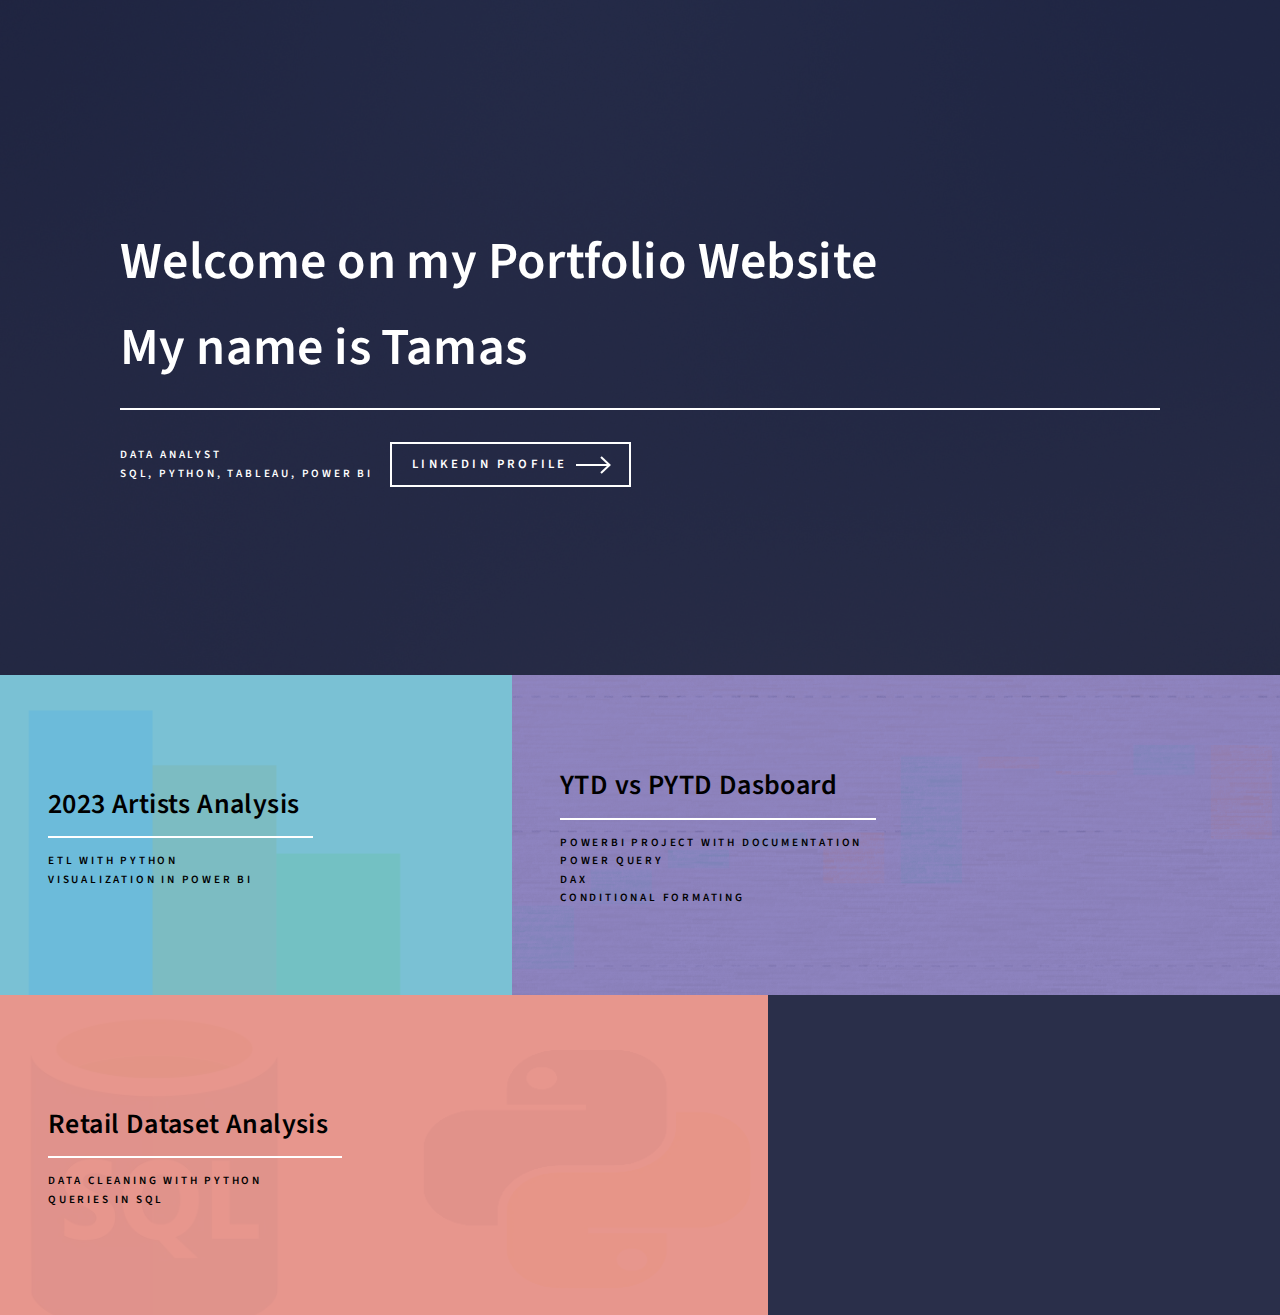
<file: index.html>
<!DOCTYPE HTML>
<!--
	Forty by HTML5 UP
	html5up.net | @ajlkn
	Free for personal and commercial use under the CCA 3.0 license (html5up.net/license)
-->
<html>
	<head>
		<title>Nedo Tamas Portfolio</title>
		<meta charset="utf-8" />
		<meta name="viewport" content="width=device-width, initial-scale=1, user-scalable=no" />
		<link rel="stylesheet" href="assets/css/main.css" />
		<noscript><link rel="stylesheet" href="assets/css/noscript.css" /></noscript>
	</head>
	<body class="is-preload">

		<!-- Wrapper -->
			<div id="wrapper">

				<!-- Header -->
					

				<!-- Menu -->
					

				<!-- Banner -->
					<section id="banner" class="major">
						<div class="inner">
							<header class="major">
								<h1>Welcome on my Portfolio Website<br>
									My name is Tamas
								</h1>
							</header>
							<div class="content">
								<p>Data Analyst<br>
									SQL, PYTHON, TABLEAU, POWER BI
								</p>
								<ul class="actions">
									<li><a href="https://www.linkedin.com/in/tam%C3%A1s-n%C3%A9d%C3%B3" class="button next scrolly" target="_blank" rel="noopener noreferrer">LinkedIn profile</a></li>
								</ul>
							</div>
						</div>
					</section>

				<!-- Main -->
					<div id="main">

						<!-- One -->
							<section id="one" class="tiles">
								<article>
									<span class="image">
										<img src="images/SpotyIndex.png" alt="" />
										
									</span>
									<header class="major">
										<h3><a href="SpotifyAnalysis2023.html" class="link" style="color:#000000;">2023 Artists Analysis</a></h3>
										<p style="color:#000000;" >ETL with python<br>
										Visualization in Power BI</p>
									</header>
								</article>


								<article>
									<span class="image">
										<img src="images/SalesP.png" alt="" />
										
									</span>
									<header class="major">
										<h3><a href="SalesYTDvsPYTD.html" class="link" style="color:#000000;">YTD vs PYTD Dasboard</a></h3>
										<p style="color:#000000;" >PowerBI Project with Documentation<br>
										Power Query <br>
										DAX <br>
										Conditional Formating
										</p>
									</header>
								</article>
								<article>
									<span class="image">
										<img src="images/IMG_3349.png" alt="" />
									</span>
									<header class="major">
										<h3><a href="RetailAnalysis.html" class="link" style="color:#000000;">Retail Dataset Analysis</a></h3>
										<p style="color:#000000">Data cleaning with python<br>
										Queries in SQL<br></p>
									</header>
								</article>
								
								
							
			</div>

		<!-- Scripts -->
			<script src="assets/js/jquery.min.js"></script>
			<script src="assets/js/jquery.scrolly.min.js"></script>
			<script src="assets/js/jquery.scrollex.min.js"></script>
			<script src="assets/js/browser.min.js"></script>
			<script src="assets/js/breakpoints.min.js"></script>
			<script src="assets/js/util.js"></script>
			<script src="assets/js/main.js"></script>

	</body>
</html>
</file>
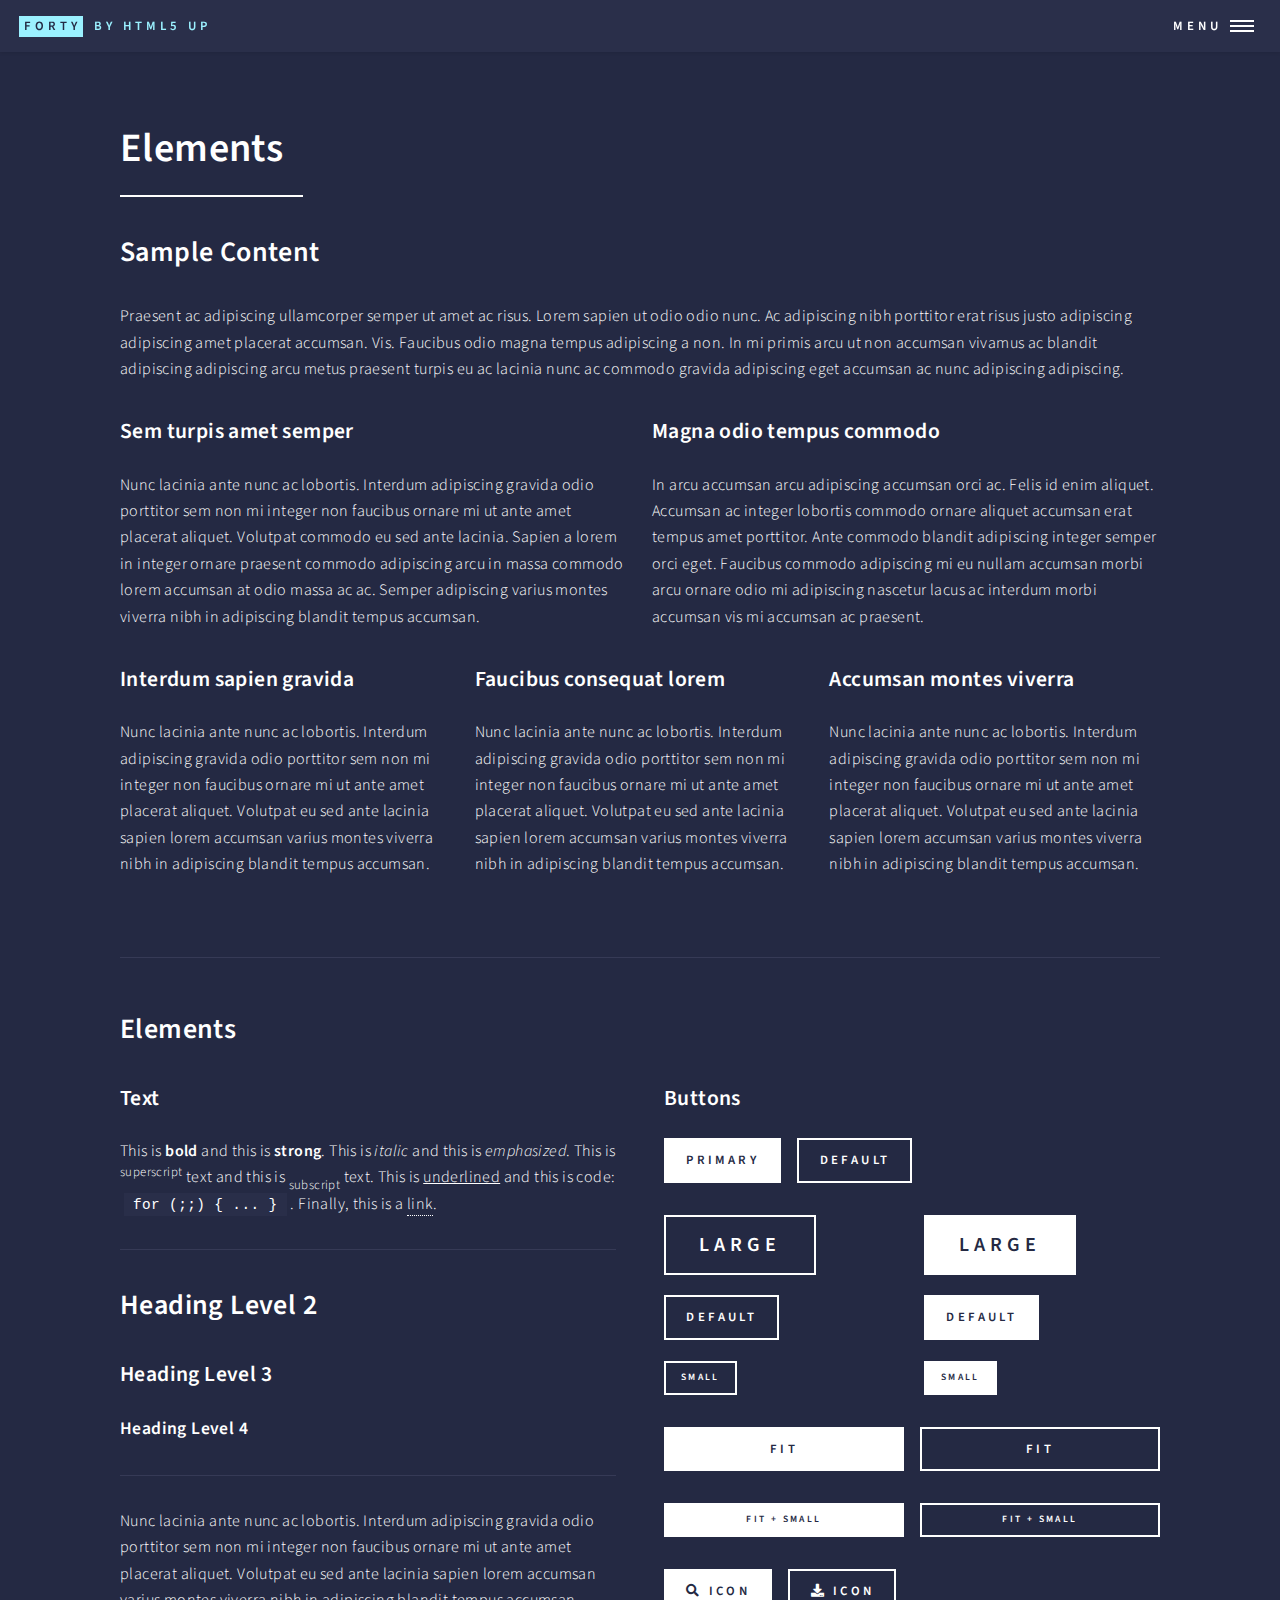
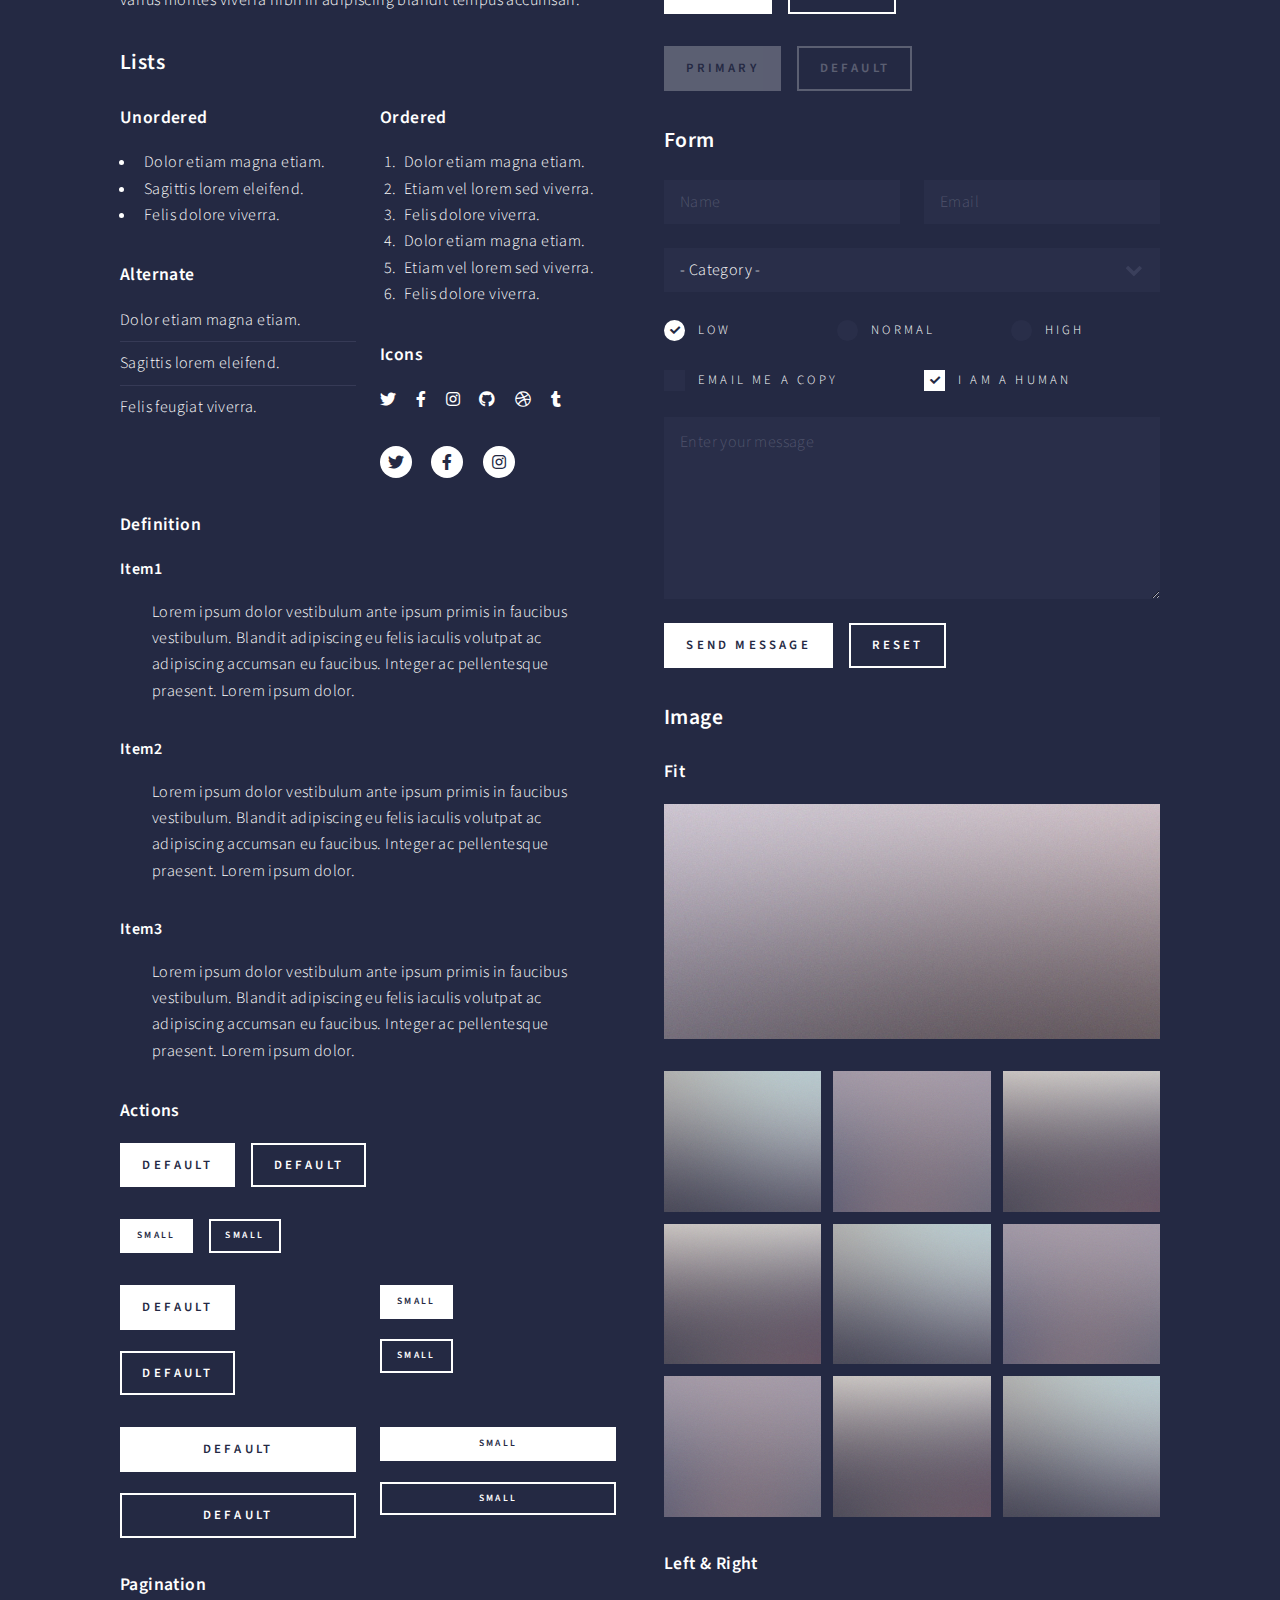
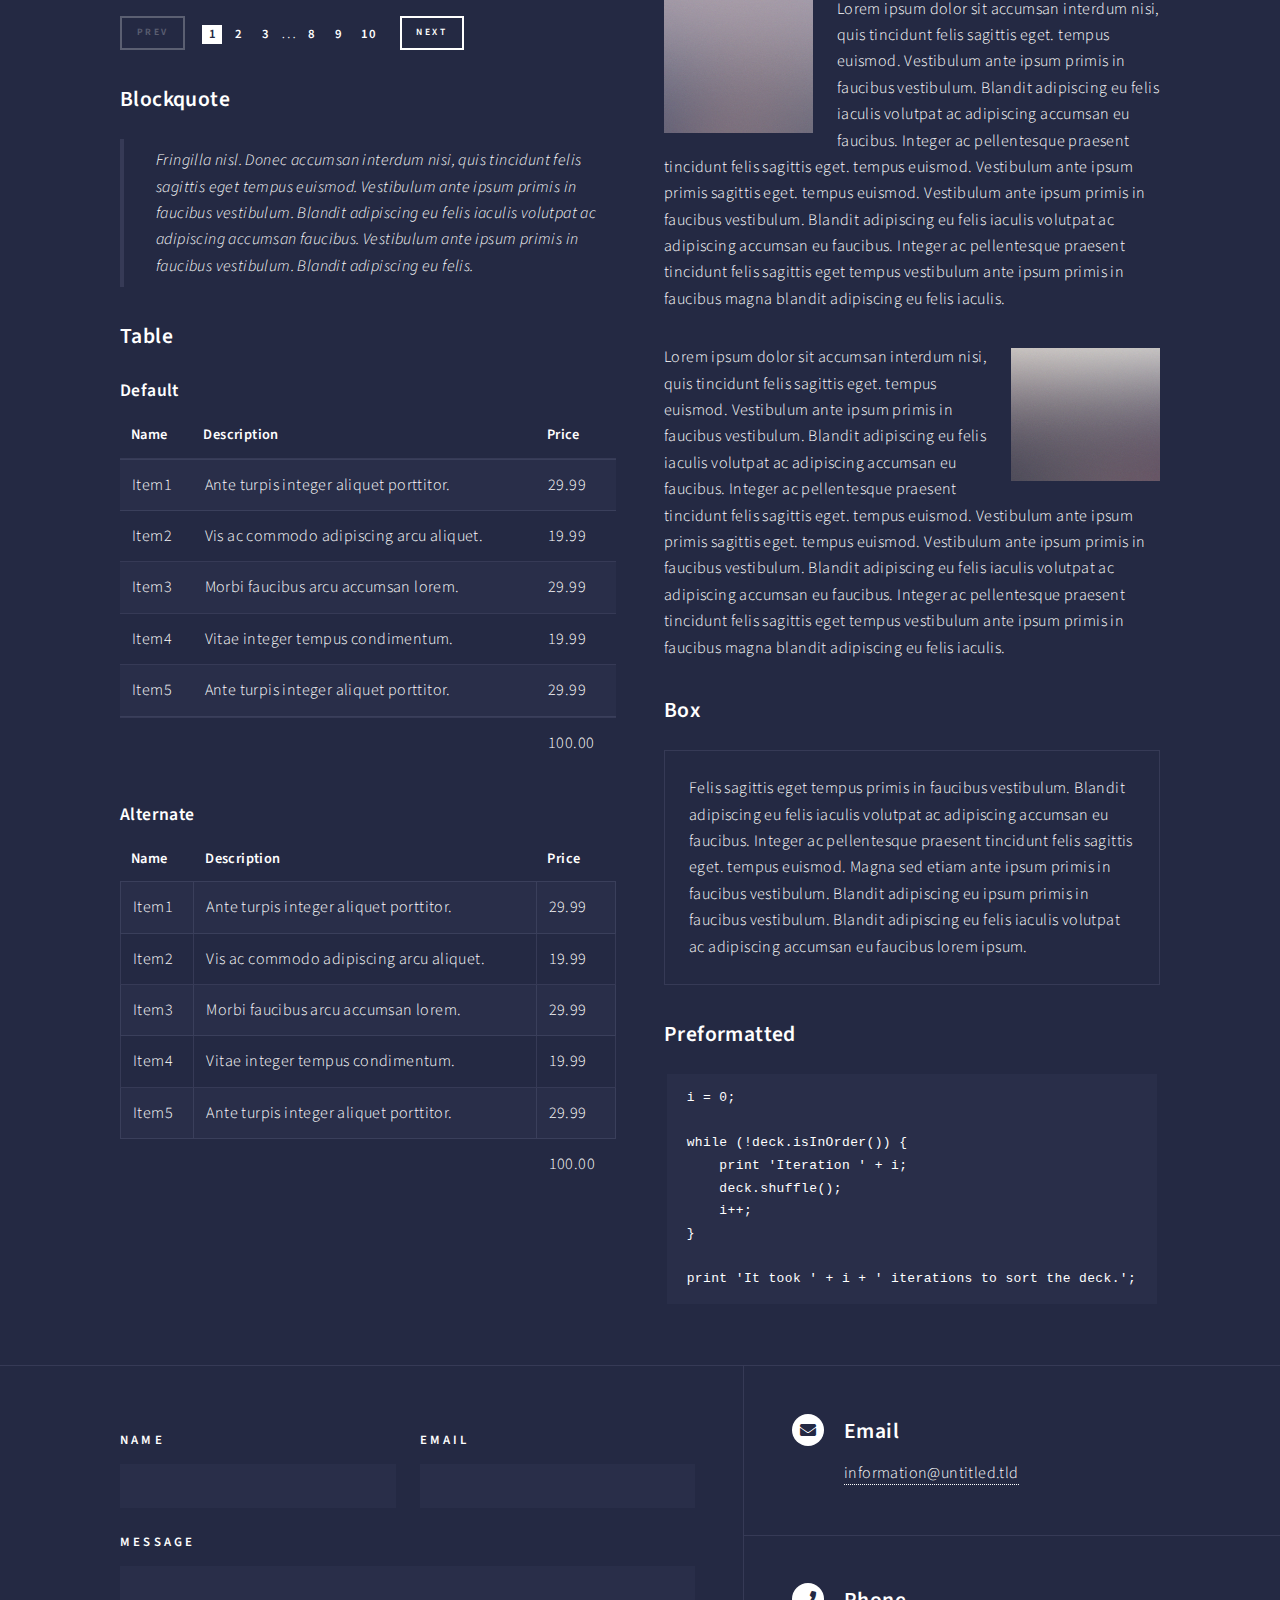
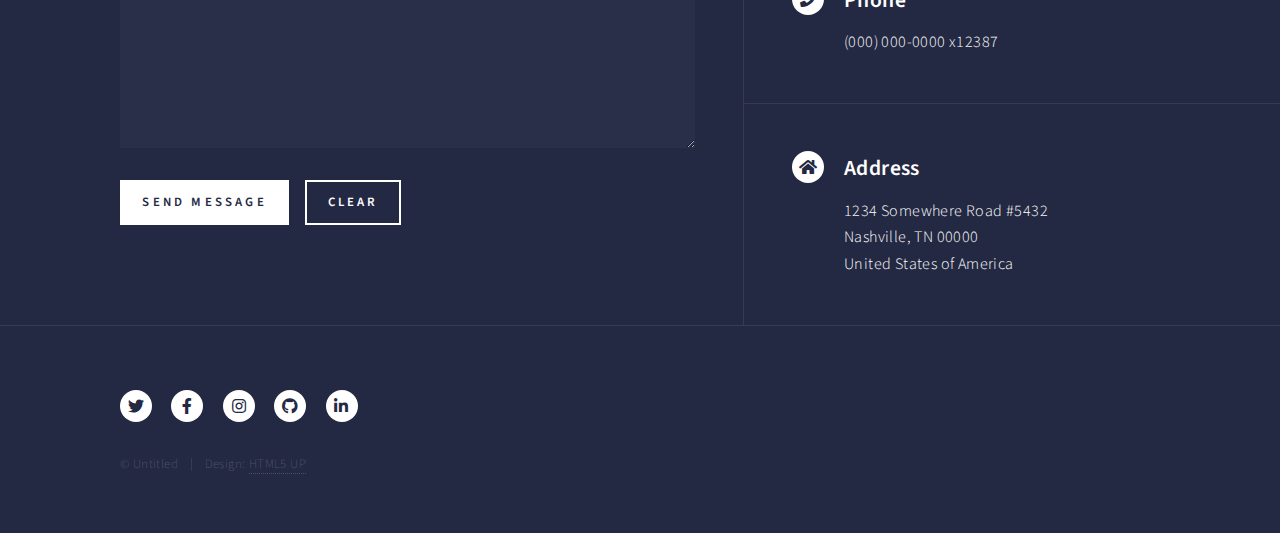
<file: elements.html>
<!DOCTYPE HTML>
<!--
	Forty by HTML5 UP
	html5up.net | @ajlkn
	Free for personal and commercial use under the CCA 3.0 license (html5up.net/license)
-->
<html>
	<head>
		<title>Elements - Forty by HTML5 UP</title>
		<meta charset="utf-8" />
		<meta name="viewport" content="width=device-width, initial-scale=1, user-scalable=no" />
		<link rel="stylesheet" href="assets/css/main.css" />
		<noscript><link rel="stylesheet" href="assets/css/noscript.css" /></noscript>
	</head>
	<body class="is-preload">

		<!-- Wrapper -->
			<div id="wrapper">

				<!-- Header -->
					<header id="header">
						<a href="index.html" class="logo"><strong>Forty</strong> <span>by HTML5 UP</span></a>
						<nav>
							<a href="#menu">Menu</a>
						</nav>
					</header>

				<!-- Menu -->
					<nav id="menu">
						<ul class="links">
							<li><a href="index.html">Home</a></li>
							<li><a href="landing.html">Landing</a></li>
							<li><a href="generic.html">Generic</a></li>
							<li><a href="elements.html">Elements</a></li>
						</ul>
						<ul class="actions stacked">
							<li><a href="#" class="button primary fit">Get Started</a></li>
							<li><a href="#" class="button fit">Log In</a></li>
						</ul>
					</nav>

				<!-- Main -->
					<div id="main" class="alt">

						<!-- One -->
							<section id="one">
								<div class="inner">
									<header class="major">
										<h1>Elements</h1>
									</header>

									<!-- Content -->
										<h2 id="content">Sample Content</h2>
										<p>Praesent ac adipiscing ullamcorper semper ut amet ac risus. Lorem sapien ut odio odio nunc. Ac adipiscing nibh porttitor erat risus justo adipiscing adipiscing amet placerat accumsan. Vis. Faucibus odio magna tempus adipiscing a non. In mi primis arcu ut non accumsan vivamus ac blandit adipiscing adipiscing arcu metus praesent turpis eu ac lacinia nunc ac commodo gravida adipiscing eget accumsan ac nunc adipiscing adipiscing.</p>
										<div class="row">
											<div class="col-6 col-12-small">
												<h3>Sem turpis amet semper</h3>
												<p>Nunc lacinia ante nunc ac lobortis. Interdum adipiscing gravida odio porttitor sem non mi integer non faucibus ornare mi ut ante amet placerat aliquet. Volutpat commodo eu sed ante lacinia. Sapien a lorem in integer ornare praesent commodo adipiscing arcu in massa commodo lorem accumsan at odio massa ac ac. Semper adipiscing varius montes viverra nibh in adipiscing blandit tempus accumsan.</p>
											</div>
											<div class="col-6 col-12-small">
												<h3>Magna odio tempus commodo</h3>
												<p>In arcu accumsan arcu adipiscing accumsan orci ac. Felis id enim aliquet. Accumsan ac integer lobortis commodo ornare aliquet accumsan erat tempus amet porttitor. Ante commodo blandit adipiscing integer semper orci eget. Faucibus commodo adipiscing mi eu nullam accumsan morbi arcu ornare odio mi adipiscing nascetur lacus ac interdum morbi accumsan vis mi accumsan ac praesent.</p>
											</div>
											<!-- Break -->
											<div class="col-4 col-12-medium">
												<h3>Interdum sapien gravida</h3>
												<p>Nunc lacinia ante nunc ac lobortis. Interdum adipiscing gravida odio porttitor sem non mi integer non faucibus ornare mi ut ante amet placerat aliquet. Volutpat eu sed ante lacinia sapien lorem accumsan varius montes viverra nibh in adipiscing blandit tempus accumsan.</p>
											</div>
											<div class="col-4 col-12-medium">
												<h3>Faucibus consequat lorem</h3>
												<p>Nunc lacinia ante nunc ac lobortis. Interdum adipiscing gravida odio porttitor sem non mi integer non faucibus ornare mi ut ante amet placerat aliquet. Volutpat eu sed ante lacinia sapien lorem accumsan varius montes viverra nibh in adipiscing blandit tempus accumsan.</p>
											</div>
											<div class="col-4 col-12-medium">
												<h3>Accumsan montes viverra</h3>
												<p>Nunc lacinia ante nunc ac lobortis. Interdum adipiscing gravida odio porttitor sem non mi integer non faucibus ornare mi ut ante amet placerat aliquet. Volutpat eu sed ante lacinia sapien lorem accumsan varius montes viverra nibh in adipiscing blandit tempus accumsan.</p>
											</div>
										</div>

									<hr class="major" />

									<!-- Elements -->
										<h2 id="elements">Elements</h2>
										<div class="row gtr-200">
											<div class="col-6 col-12-medium">

												<!-- Text stuff -->
													<h3>Text</h3>
													<p>This is <b>bold</b> and this is <strong>strong</strong>. This is <i>italic</i> and this is <em>emphasized</em>.
													This is <sup>superscript</sup> text and this is <sub>subscript</sub> text.
													This is <u>underlined</u> and this is code: <code>for (;;) { ... }</code>.
													Finally, this is a <a href="#">link</a>.</p>
													<hr />
													<h2>Heading Level 2</h2>
													<h3>Heading Level 3</h3>
													<h4>Heading Level 4</h4>
													<hr />
													<p>Nunc lacinia ante nunc ac lobortis. Interdum adipiscing gravida odio porttitor sem non mi integer non faucibus ornare mi ut ante amet placerat aliquet. Volutpat eu sed ante lacinia sapien lorem accumsan varius montes viverra nibh in adipiscing blandit tempus accumsan.</p>

												<!-- Lists -->
													<h3>Lists</h3>
													<div class="row">
														<div class="col-6 col-12-small">

															<h4>Unordered</h4>
															<ul>
																<li>Dolor etiam magna etiam.</li>
																<li>Sagittis lorem eleifend.</li>
																<li>Felis dolore viverra.</li>
															</ul>

															<h4>Alternate</h4>
															<ul class="alt">
																<li>Dolor etiam magna etiam.</li>
																<li>Sagittis lorem eleifend.</li>
																<li>Felis feugiat viverra.</li>
															</ul>

														</div>
														<div class="col-6 col-12-small">

															<h4>Ordered</h4>
															<ol>
																<li>Dolor etiam magna etiam.</li>
																<li>Etiam vel lorem sed viverra.</li>
																<li>Felis dolore viverra.</li>
																<li>Dolor etiam magna etiam.</li>
																<li>Etiam vel lorem sed viverra.</li>
																<li>Felis dolore viverra.</li>
															</ol>

															<h4>Icons</h4>
															<ul class="icons">
																<li><a href="#" class="icon brands fa-twitter"><span class="label">Twitter</span></a></li>
																<li><a href="#" class="icon brands fa-facebook-f"><span class="label">Facebook</span></a></li>
																<li><a href="#" class="icon brands fa-instagram"><span class="label">Instagram</span></a></li>
																<li><a href="#" class="icon brands fa-github"><span class="label">Github</span></a></li>
																<li><a href="#" class="icon brands fa-dribbble"><span class="label">Dribbble</span></a></li>
																<li><a href="#" class="icon brands fa-tumblr"><span class="label">Tumblr</span></a></li>
															</ul>
															<ul class="icons">
																<li><a href="#" class="icon brands alt fa-twitter"><span class="label">Twitter</span></a></li>
																<li><a href="#" class="icon brands alt fa-facebook-f"><span class="label">Facebook</span></a></li>
																<li><a href="#" class="icon brands alt fa-instagram"><span class="label">Instagram</span></a></li>
															</ul>

														</div>
													</div>
													<h4>Definition</h4>
													<dl>
														<dt>Item1</dt>
														<dd>
															<p>Lorem ipsum dolor vestibulum ante ipsum primis in faucibus vestibulum. Blandit adipiscing eu felis iaculis volutpat ac adipiscing accumsan eu faucibus. Integer ac pellentesque praesent. Lorem ipsum dolor.</p>
														</dd>
														<dt>Item2</dt>
														<dd>
															<p>Lorem ipsum dolor vestibulum ante ipsum primis in faucibus vestibulum. Blandit adipiscing eu felis iaculis volutpat ac adipiscing accumsan eu faucibus. Integer ac pellentesque praesent. Lorem ipsum dolor.</p>
														</dd>
														<dt>Item3</dt>
														<dd>
															<p>Lorem ipsum dolor vestibulum ante ipsum primis in faucibus vestibulum. Blandit adipiscing eu felis iaculis volutpat ac adipiscing accumsan eu faucibus. Integer ac pellentesque praesent. Lorem ipsum dolor.</p>
														</dd>
													</dl>

													<h4>Actions</h4>
													<ul class="actions">
														<li><a href="#" class="button primary">Default</a></li>
														<li><a href="#" class="button">Default</a></li>
													</ul>
													<ul class="actions small">
														<li><a href="#" class="button primary small">Small</a></li>
														<li><a href="#" class="button small">Small</a></li>
													</ul>
													<div class="row">
														<div class="col-6 col-12-small">
															<ul class="actions stacked">
																<li><a href="#" class="button primary">Default</a></li>
																<li><a href="#" class="button">Default</a></li>
															</ul>
														</div>
														<div class="col-6 col-12-small">
															<ul class="actions stacked">
																<li><a href="#" class="button primary small">Small</a></li>
																<li><a href="#" class="button small">Small</a></li>
															</ul>
														</div>
														<div class="col-6 col-12-small">
															<ul class="actions stacked">
																<li><a href="#" class="button primary fit">Default</a></li>
																<li><a href="#" class="button fit">Default</a></li>
															</ul>
														</div>
														<div class="col-6 col-12-small">
															<ul class="actions stacked">
																<li><a href="#" class="button primary small fit">Small</a></li>
																<li><a href="#" class="button small fit">Small</a></li>
															</ul>
														</div>
													</div>

													<h4>Pagination</h4>
													<ul class="pagination">
														<li><span class="button small disabled">Prev</span></li>
														<li><a href="#" class="page active">1</a></li>
														<li><a href="#" class="page">2</a></li>
														<li><a href="#" class="page">3</a></li>
														<li><span>&hellip;</span></li>
														<li><a href="#" class="page">8</a></li>
														<li><a href="#" class="page">9</a></li>
														<li><a href="#" class="page">10</a></li>
														<li><a href="#" class="button small">Next</a></li>
													</ul>

												<!-- Blockquote -->
													<h3>Blockquote</h3>
													<blockquote>Fringilla nisl. Donec accumsan interdum nisi, quis tincidunt felis sagittis eget tempus euismod. Vestibulum ante ipsum primis in faucibus vestibulum. Blandit adipiscing eu felis iaculis volutpat ac adipiscing accumsan faucibus. Vestibulum ante ipsum primis in faucibus vestibulum. Blandit adipiscing eu felis.</blockquote>

												<!-- Table -->
													<h3>Table</h3>

													<h4>Default</h4>
													<div class="table-wrapper">
														<table>
															<thead>
																<tr>
																	<th>Name</th>
																	<th>Description</th>
																	<th>Price</th>
																</tr>
															</thead>
															<tbody>
																<tr>
																	<td>Item1</td>
																	<td>Ante turpis integer aliquet porttitor.</td>
																	<td>29.99</td>
																</tr>
																<tr>
																	<td>Item2</td>
																	<td>Vis ac commodo adipiscing arcu aliquet.</td>
																	<td>19.99</td>
																</tr>
																<tr>
																	<td>Item3</td>
																	<td> Morbi faucibus arcu accumsan lorem.</td>
																	<td>29.99</td>
																</tr>
																<tr>
																	<td>Item4</td>
																	<td>Vitae integer tempus condimentum.</td>
																	<td>19.99</td>
																</tr>
																<tr>
																	<td>Item5</td>
																	<td>Ante turpis integer aliquet porttitor.</td>
																	<td>29.99</td>
																</tr>
															</tbody>
															<tfoot>
																<tr>
																	<td colspan="2"></td>
																	<td>100.00</td>
																</tr>
															</tfoot>
														</table>
													</div>

													<h4>Alternate</h4>
													<div class="table-wrapper">
														<table class="alt">
															<thead>
																<tr>
																	<th>Name</th>
																	<th>Description</th>
																	<th>Price</th>
																</tr>
															</thead>
															<tbody>
																<tr>
																	<td>Item1</td>
																	<td>Ante turpis integer aliquet porttitor.</td>
																	<td>29.99</td>
																</tr>
																<tr>
																	<td>Item2</td>
																	<td>Vis ac commodo adipiscing arcu aliquet.</td>
																	<td>19.99</td>
																</tr>
																<tr>
																	<td>Item3</td>
																	<td> Morbi faucibus arcu accumsan lorem.</td>
																	<td>29.99</td>
																</tr>
																<tr>
																	<td>Item4</td>
																	<td>Vitae integer tempus condimentum.</td>
																	<td>19.99</td>
																</tr>
																<tr>
																	<td>Item5</td>
																	<td>Ante turpis integer aliquet porttitor.</td>
																	<td>29.99</td>
																</tr>
															</tbody>
															<tfoot>
																<tr>
																	<td colspan="2"></td>
																	<td>100.00</td>
																</tr>
															</tfoot>
														</table>
													</div>

											</div>
											<div class="col-6 col-12-medium">

												<!-- Buttons -->
													<h3>Buttons</h3>
													<ul class="actions">
														<li><a href="#" class="button primary">Primary</a></li>
														<li><a href="#" class="button">Default</a></li>
													</ul>
													<div class="row">
														<div class="col-6 col-12-xsmall">
															<ul class="actions stacked">
																<li><a href="#" class="button large">Large</a></li>
																<li><a href="#" class="button">Default</a></li>
																<li><a href="#" class="button small">Small</a></li>
															</ul>
														</div>
														<div class="col-6 col-12-xsmall">
															<ul class="actions stacked">
																<li><a href="#" class="button primary large">Large</a></li>
																<li><a href="#" class="button primary">Default</a></li>
																<li><a href="#" class="button primary small">Small</a></li>
															</ul>
														</div>
													</div>
													<ul class="actions fit">
														<li><a href="#" class="button primary fit">Fit</a></li>
														<li><a href="#" class="button fit">Fit</a></li>
													</ul>
													<ul class="actions fit small">
														<li><a href="#" class="button primary fit small">Fit + Small</a></li>
														<li><a href="#" class="button fit small">Fit + Small</a></li>
													</ul>
													<ul class="actions">
														<li><a href="#" class="button primary icon solid fa-search">Icon</a></li>
														<li><a href="#" class="button icon solid fa-download">Icon</a></li>
													</ul>
													<ul class="actions">
														<li><span class="button primary disabled">Primary</span></li>
														<li><span class="button disabled">Default</span></li>
													</ul>

												<!-- Form -->
													<h3>Form</h3>

													<form method="post" action="#">
														<div class="row gtr-uniform">
															<div class="col-6 col-12-xsmall">
																<input type="text" name="demo-name" id="demo-name" value="" placeholder="Name" />
															</div>
															<div class="col-6 col-12-xsmall">
																<input type="email" name="demo-email" id="demo-email" value="" placeholder="Email" />
															</div>
															<!-- Break -->
															<div class="col-12">
																<select name="demo-category" id="demo-category">
																	<option value="">- Category -</option>
																	<option value="1">Manufacturing</option>
																	<option value="1">Shipping</option>
																	<option value="1">Administration</option>
																	<option value="1">Human Resources</option>
																</select>
															</div>
															<!-- Break -->
															<div class="col-4 col-12-small">
																<input type="radio" id="demo-priority-low" name="demo-priority" checked>
																<label for="demo-priority-low">Low</label>
															</div>
															<div class="col-4 col-12-small">
																<input type="radio" id="demo-priority-normal" name="demo-priority">
																<label for="demo-priority-normal">Normal</label>
															</div>
															<div class="col-4 col-12-small">
																<input type="radio" id="demo-priority-high" name="demo-priority">
																<label for="demo-priority-high">High</label>
															</div>
															<!-- Break -->
															<div class="col-6 col-12-small">
																<input type="checkbox" id="demo-copy" name="demo-copy">
																<label for="demo-copy">Email me a copy</label>
															</div>
															<div class="col-6 col-12-small">
																<input type="checkbox" id="demo-human" name="demo-human" checked>
																<label for="demo-human">I am a human</label>
															</div>
															<!-- Break -->
															<div class="col-12">
																<textarea name="demo-message" id="demo-message" placeholder="Enter your message" rows="6"></textarea>
															</div>
															<!-- Break -->
															<div class="col-12">
																<ul class="actions">
																	<li><input type="submit" value="Send Message" class="primary" /></li>
																	<li><input type="reset" value="Reset" /></li>
																</ul>
															</div>
														</div>
													</form>

												<!-- Image -->
													<h3>Image</h3>

													<h4>Fit</h4>
													<span class="image fit"><img src="images/pic03.jpg" alt="" /></span>
													<div class="box alt">
														<div class="row gtr-50 gtr-uniform">
															<div class="col-4"><span class="image fit"><img src="images/pic08.jpg" alt="" /></span></div>
															<div class="col-4"><span class="image fit"><img src="images/pic09.jpg" alt="" /></span></div>
															<div class="col-4"><span class="image fit"><img src="images/pic10.jpg" alt="" /></span></div>
															<!-- Break -->
															<div class="col-4"><span class="image fit"><img src="images/pic10.jpg" alt="" /></span></div>
															<div class="col-4"><span class="image fit"><img src="images/pic08.jpg" alt="" /></span></div>
															<div class="col-4"><span class="image fit"><img src="images/pic09.jpg" alt="" /></span></div>
															<!-- Break -->
															<div class="col-4"><span class="image fit"><img src="images/pic09.jpg" alt="" /></span></div>
															<div class="col-4"><span class="image fit"><img src="images/pic10.jpg" alt="" /></span></div>
															<div class="col-4"><span class="image fit"><img src="images/pic08.jpg" alt="" /></span></div>
														</div>
													</div>

													<h4>Left &amp; Right</h4>
													<p><span class="image left"><img src="images/pic09.jpg" alt="" /></span>Lorem ipsum dolor sit accumsan interdum nisi, quis tincidunt felis sagittis eget. tempus euismod. Vestibulum ante ipsum primis in faucibus vestibulum. Blandit adipiscing eu felis iaculis volutpat ac adipiscing accumsan eu faucibus. Integer ac pellentesque praesent tincidunt felis sagittis eget. tempus euismod. Vestibulum ante ipsum primis sagittis eget. tempus euismod. Vestibulum ante ipsum primis in faucibus vestibulum. Blandit adipiscing eu felis iaculis volutpat ac adipiscing accumsan eu faucibus. Integer ac pellentesque praesent tincidunt felis sagittis eget tempus vestibulum ante ipsum primis in faucibus magna blandit adipiscing eu felis iaculis.</p>
													<p><span class="image right"><img src="images/pic10.jpg" alt="" /></span>Lorem ipsum dolor sit accumsan interdum nisi, quis tincidunt felis sagittis eget. tempus euismod. Vestibulum ante ipsum primis in faucibus vestibulum. Blandit adipiscing eu felis iaculis volutpat ac adipiscing accumsan eu faucibus. Integer ac pellentesque praesent tincidunt felis sagittis eget. tempus euismod. Vestibulum ante ipsum primis sagittis eget. tempus euismod. Vestibulum ante ipsum primis in faucibus vestibulum. Blandit adipiscing eu felis iaculis volutpat ac adipiscing accumsan eu faucibus. Integer ac pellentesque praesent tincidunt felis sagittis eget tempus vestibulum ante ipsum primis in faucibus magna blandit adipiscing eu felis iaculis.</p>

												<!-- Box -->
													<h3>Box</h3>
													<div class="box">
														<p>Felis sagittis eget tempus primis in faucibus vestibulum. Blandit adipiscing eu felis iaculis volutpat ac adipiscing accumsan eu faucibus. Integer ac pellentesque praesent tincidunt felis sagittis eget. tempus euismod. Magna sed etiam ante ipsum primis in faucibus vestibulum. Blandit adipiscing eu ipsum primis in faucibus vestibulum. Blandit adipiscing eu felis iaculis volutpat ac adipiscing accumsan eu faucibus lorem ipsum.</p>
													</div>

												<!-- Preformatted Code -->
													<h3>Preformatted</h3>
													<pre><code>i = 0;

while (!deck.isInOrder()) {
    print 'Iteration ' + i;
    deck.shuffle();
    i++;
}

print 'It took ' + i + ' iterations to sort the deck.';
</code></pre>

											</div>
										</div>

								</div>
							</section>

					</div>

				<!-- Contact -->
					<section id="contact">
						<div class="inner">
							<section>
								<form method="post" action="#">
									<div class="fields">
										<div class="field half">
											<label for="name">Name</label>
											<input type="text" name="name" id="name" />
										</div>
										<div class="field half">
											<label for="email">Email</label>
											<input type="text" name="email" id="email" />
										</div>
										<div class="field">
											<label for="message">Message</label>
											<textarea name="message" id="message" rows="6"></textarea>
										</div>
									</div>
									<ul class="actions">
										<li><input type="submit" value="Send Message" class="primary" /></li>
										<li><input type="reset" value="Clear" /></li>
									</ul>
								</form>
							</section>
							<section class="split">
								<section>
									<div class="contact-method">
										<span class="icon solid alt fa-envelope"></span>
										<h3>Email</h3>
										<a href="#">information@untitled.tld</a>
									</div>
								</section>
								<section>
									<div class="contact-method">
										<span class="icon solid alt fa-phone"></span>
										<h3>Phone</h3>
										<span>(000) 000-0000 x12387</span>
									</div>
								</section>
								<section>
									<div class="contact-method">
										<span class="icon solid alt fa-home"></span>
										<h3>Address</h3>
										<span>1234 Somewhere Road #5432<br />
										Nashville, TN 00000<br />
										United States of America</span>
									</div>
								</section>
							</section>
						</div>
					</section>

				<!-- Footer -->
					<footer id="footer">
						<div class="inner">
							<ul class="icons">
								<li><a href="#" class="icon brands alt fa-twitter"><span class="label">Twitter</span></a></li>
								<li><a href="#" class="icon brands alt fa-facebook-f"><span class="label">Facebook</span></a></li>
								<li><a href="#" class="icon brands alt fa-instagram"><span class="label">Instagram</span></a></li>
								<li><a href="#" class="icon brands alt fa-github"><span class="label">GitHub</span></a></li>
								<li><a href="#" class="icon brands alt fa-linkedin-in"><span class="label">LinkedIn</span></a></li>
							</ul>
							<ul class="copyright">
								<li>&copy; Untitled</li><li>Design: <a href="https://html5up.net">HTML5 UP</a></li>
							</ul>
						</div>
					</footer>

			</div>

		<!-- Scripts -->
			<script src="assets/js/jquery.min.js"></script>
			<script src="assets/js/jquery.scrolly.min.js"></script>
			<script src="assets/js/jquery.scrollex.min.js"></script>
			<script src="assets/js/browser.min.js"></script>
			<script src="assets/js/breakpoints.min.js"></script>
			<script src="assets/js/util.js"></script>
			<script src="assets/js/main.js"></script>

	</body>
</html>
</file>
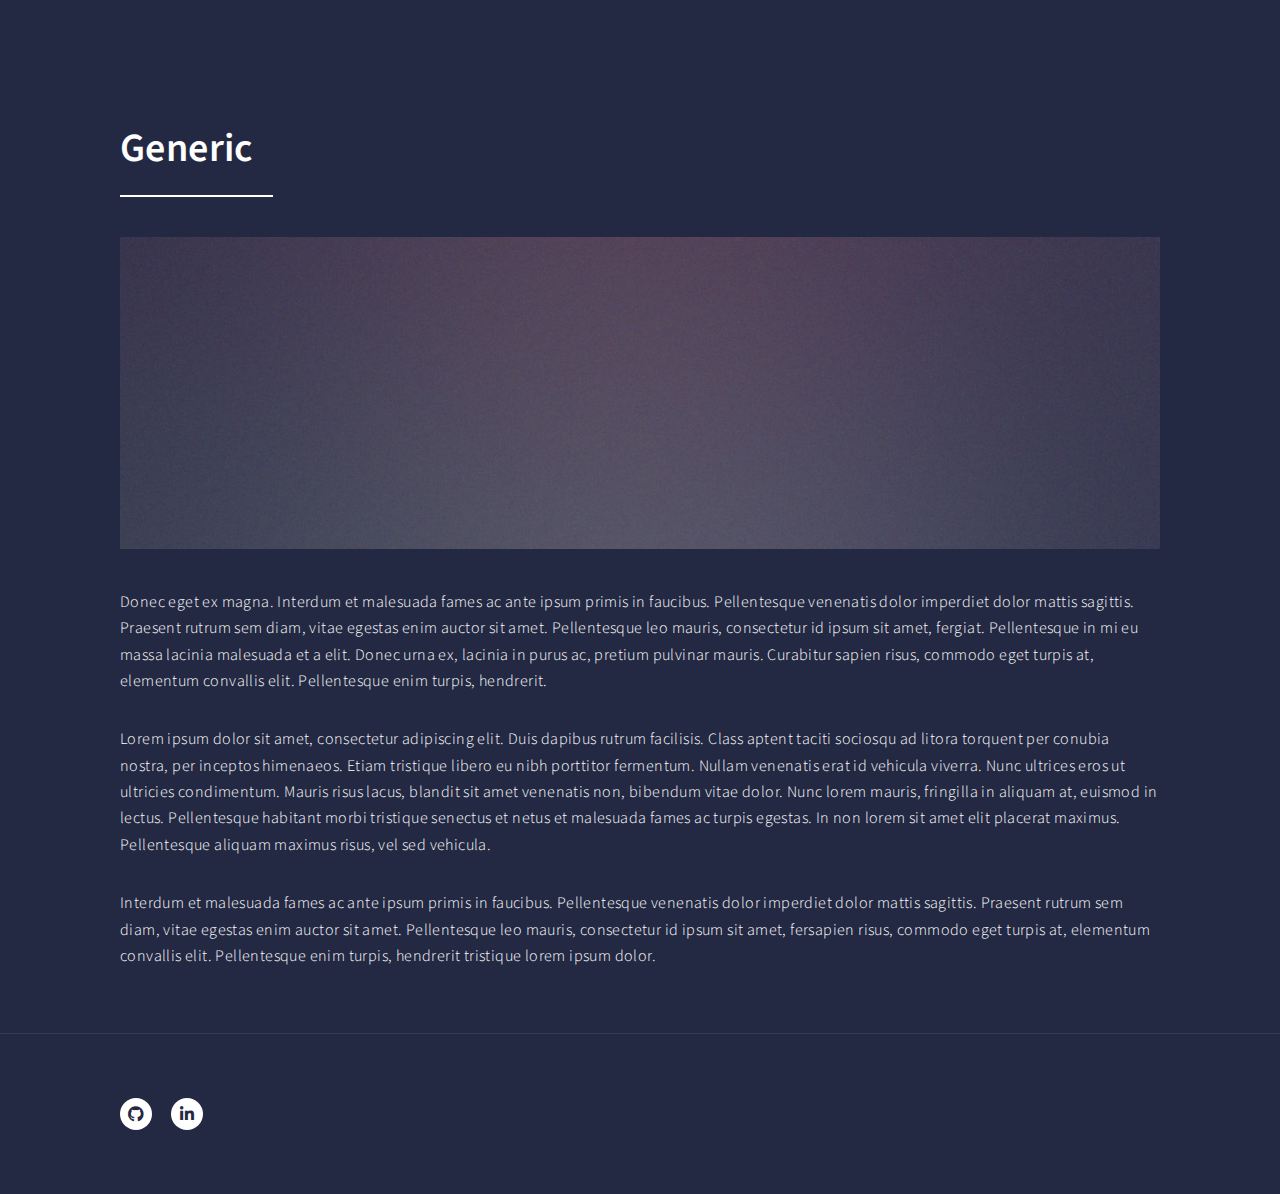
<file: generic overview template.html>
<!DOCTYPE HTML>
<!--
	Forty by HTML5 UP
	html5up.net | @ajlkn
	Free for personal and commercial use under the CCA 3.0 license (html5up.net/license)
-->
<html>
	<head>
		<title>Generic - Forty by HTML5 UP</title>
		<meta charset="utf-8" />
		<meta name="viewport" content="width=device-width, initial-scale=1, user-scalable=no" />
		<link rel="stylesheet" href="assets/css/main.css" />
		<noscript><link rel="stylesheet" href="assets/css/noscript.css" /></noscript>
	</head>
	<body class="is-preload">

		<!-- Wrapper -->
			<div id="wrapper">

				<!-- Header -->
					

				<!-- Menu -->
					

				<!-- Main -->
					<div id="main" class="alt">

						<!-- One -->
							<section id="one">
								<div class="inner">
									<header class="major">
										<h1>Generic</h1>
									</header>
									<span class="image main"><img src="images/pic11.jpg" alt="" /></span>
									<p>Donec eget ex magna. Interdum et malesuada fames ac ante ipsum primis in faucibus. Pellentesque venenatis dolor imperdiet dolor mattis sagittis. Praesent rutrum sem diam, vitae egestas enim auctor sit amet. Pellentesque leo mauris, consectetur id ipsum sit amet, fergiat. Pellentesque in mi eu massa lacinia malesuada et a elit. Donec urna ex, lacinia in purus ac, pretium pulvinar mauris. Curabitur sapien risus, commodo eget turpis at, elementum convallis elit. Pellentesque enim turpis, hendrerit.</p>
									<p>Lorem ipsum dolor sit amet, consectetur adipiscing elit. Duis dapibus rutrum facilisis. Class aptent taciti sociosqu ad litora torquent per conubia nostra, per inceptos himenaeos. Etiam tristique libero eu nibh porttitor fermentum. Nullam venenatis erat id vehicula viverra. Nunc ultrices eros ut ultricies condimentum. Mauris risus lacus, blandit sit amet venenatis non, bibendum vitae dolor. Nunc lorem mauris, fringilla in aliquam at, euismod in lectus. Pellentesque habitant morbi tristique senectus et netus et malesuada fames ac turpis egestas. In non lorem sit amet elit placerat maximus. Pellentesque aliquam maximus risus, vel sed vehicula.</p>
									<p>Interdum et malesuada fames ac ante ipsum primis in faucibus. Pellentesque venenatis dolor imperdiet dolor mattis sagittis. Praesent rutrum sem diam, vitae egestas enim auctor sit amet. Pellentesque leo mauris, consectetur id ipsum sit amet, fersapien risus, commodo eget turpis at, elementum convallis elit. Pellentesque enim turpis, hendrerit tristique lorem ipsum dolor.</p>
								</div>
							</section>

					</div>

				<!-- Contact -->
				
				<!-- Footer -->
					<footer id="footer">
						<div class="inner">
							<ul class="icons">
								
								<li><a href="https://github.com/NedoTamas" class="icon brands alt fa-github"><span class="label">GitHub</span></a></li>
								<li><a href="https://www.linkedin.com/in/tamás-nédó" class="icon brands alt fa-linkedin-in"><span class="label">LinkedIn</span></a></li>
							</ul>
							
						</div>
					</footer>

			</div>

		<!-- Scripts -->
			<script src="assets/js/jquery.min.js"></script>
			<script src="assets/js/jquery.scrolly.min.js"></script>
			<script src="assets/js/jquery.scrollex.min.js"></script>
			<script src="assets/js/browser.min.js"></script>
			<script src="assets/js/breakpoints.min.js"></script>
			<script src="assets/js/util.js"></script>
			<script src="assets/js/main.js"></script>

	</body>
</html>
</file>
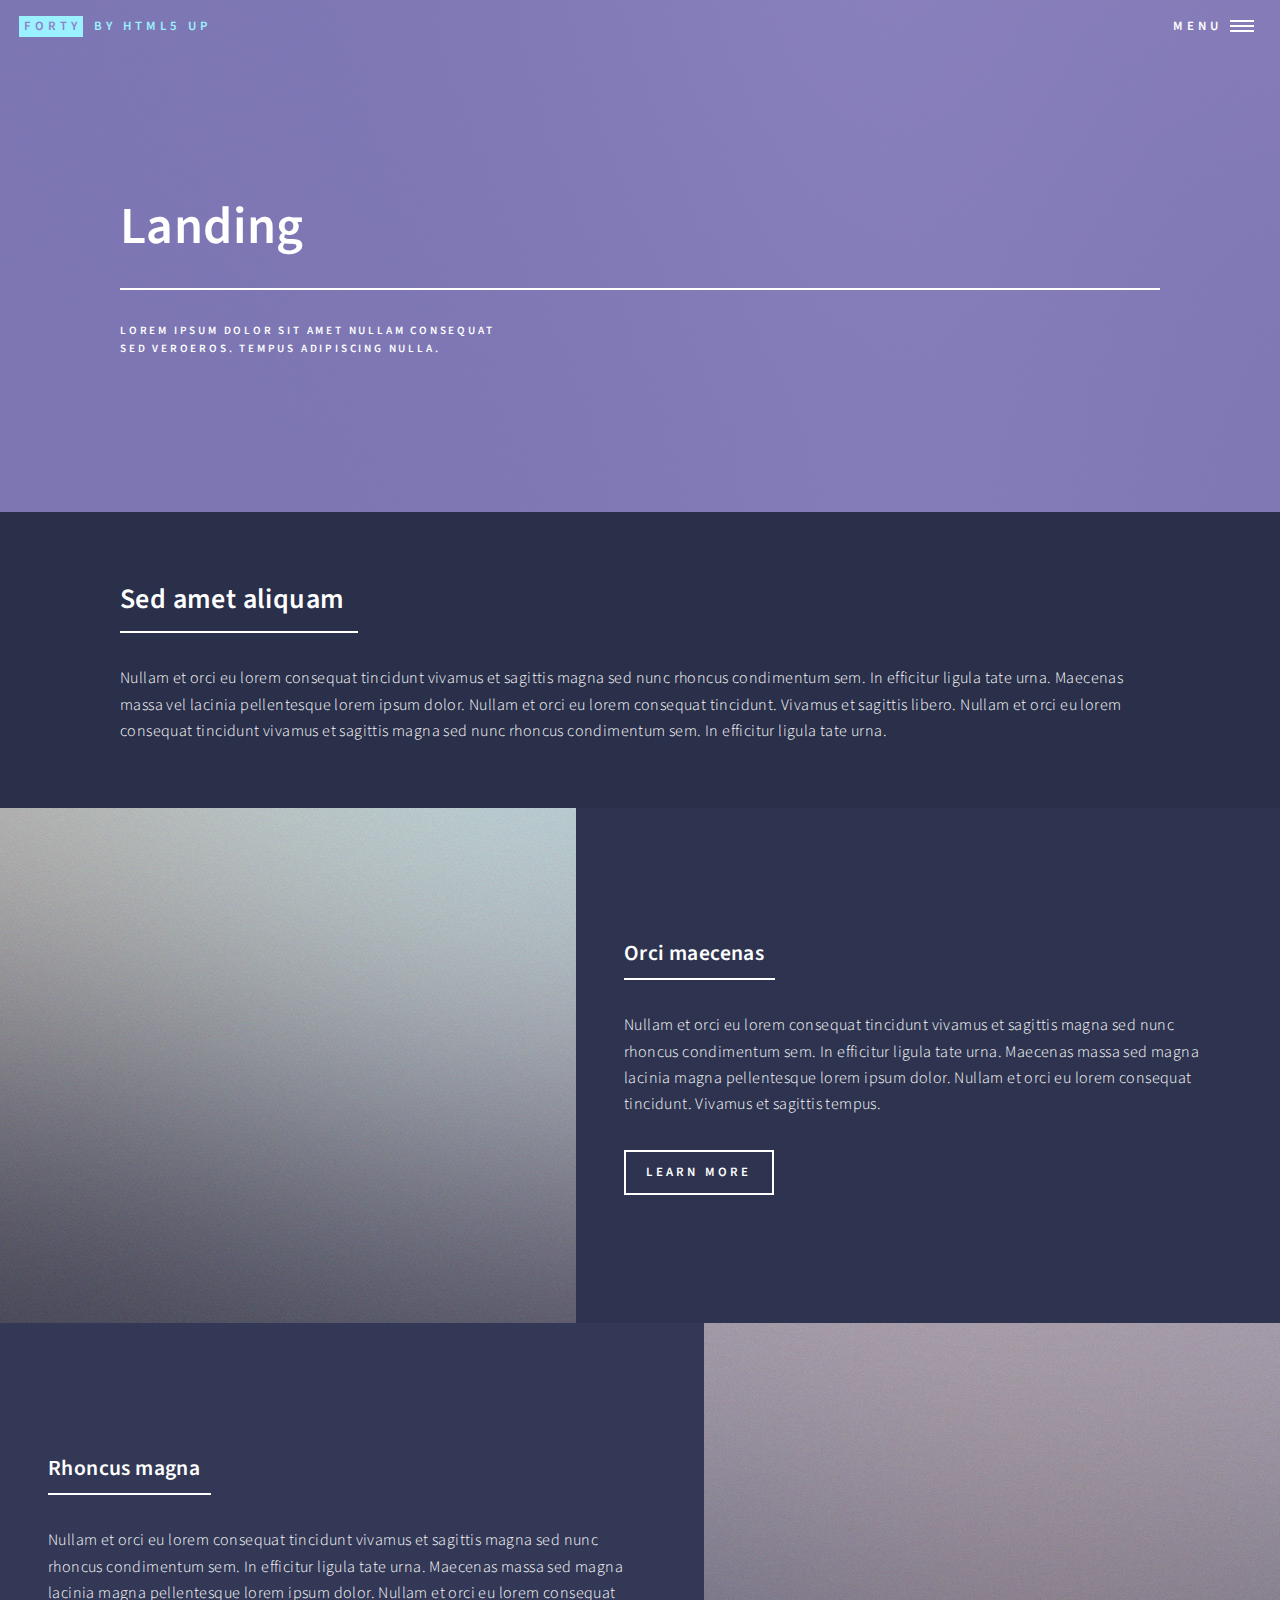
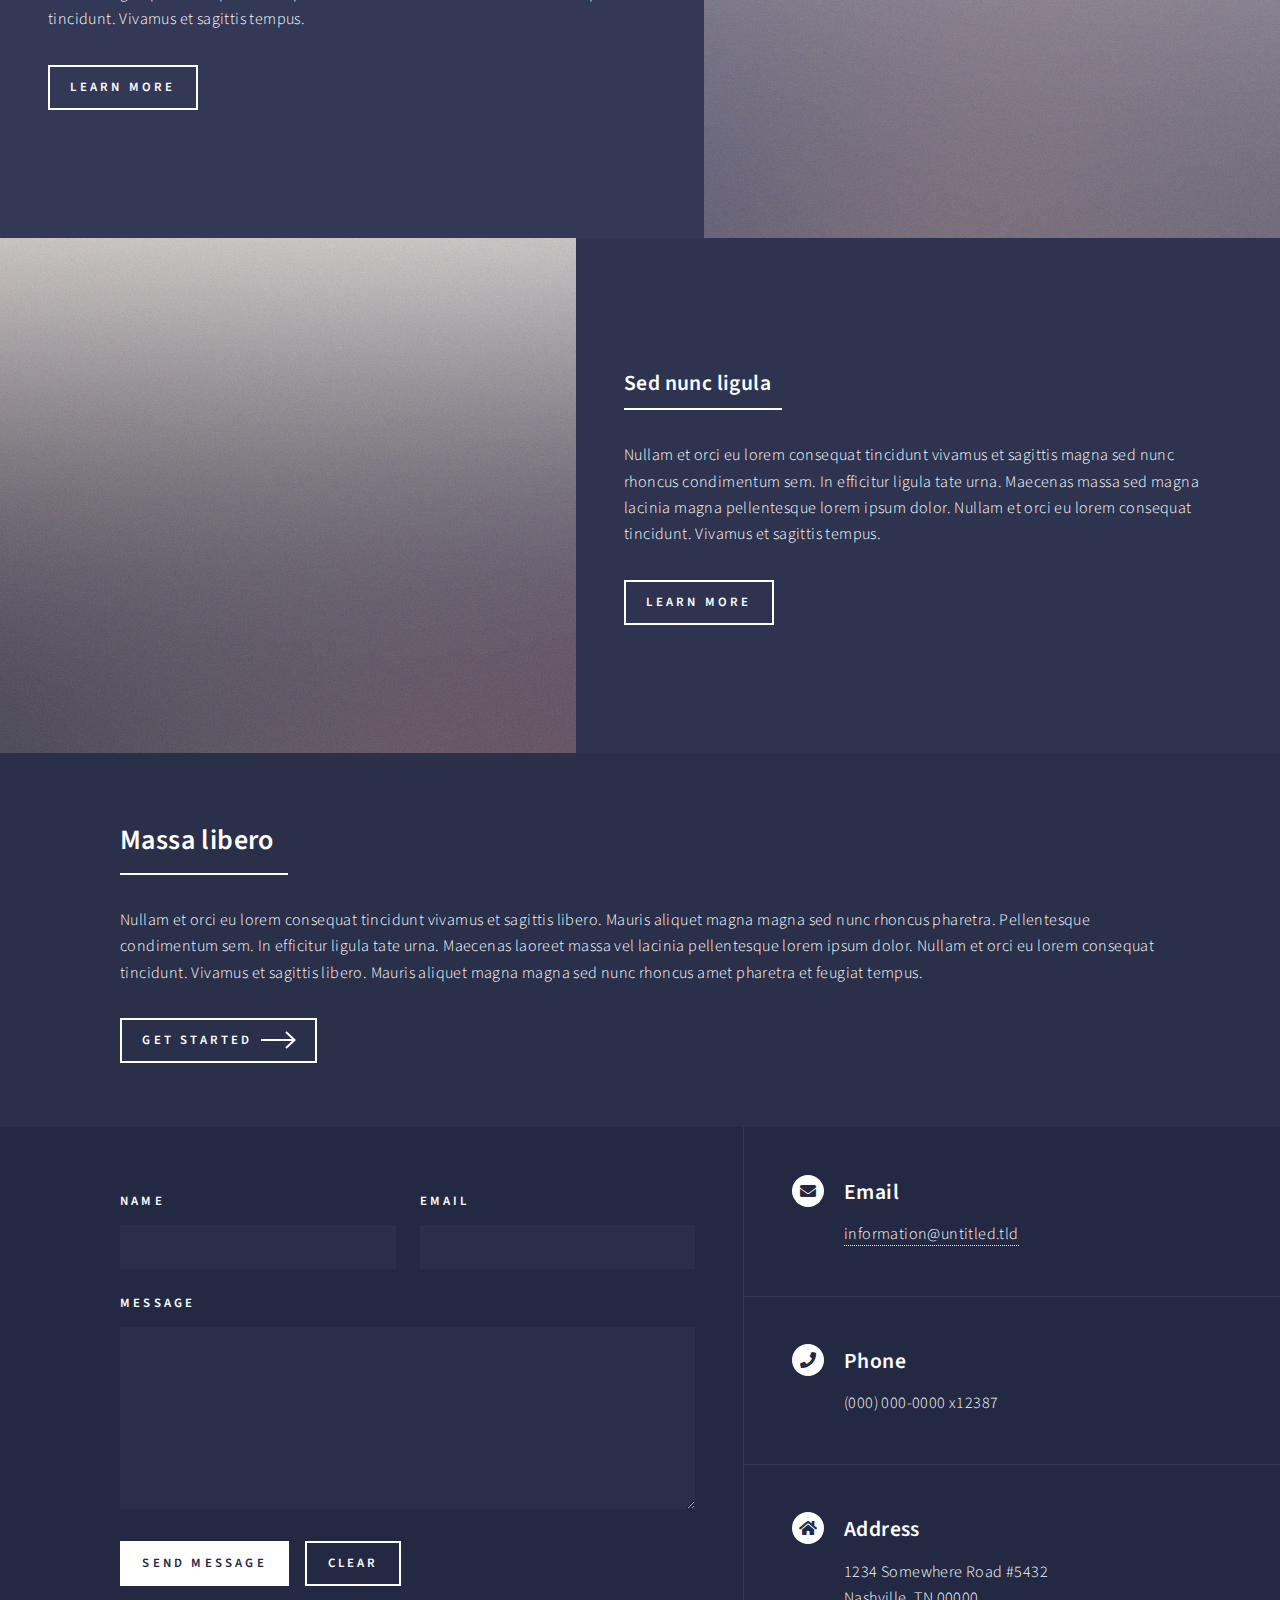
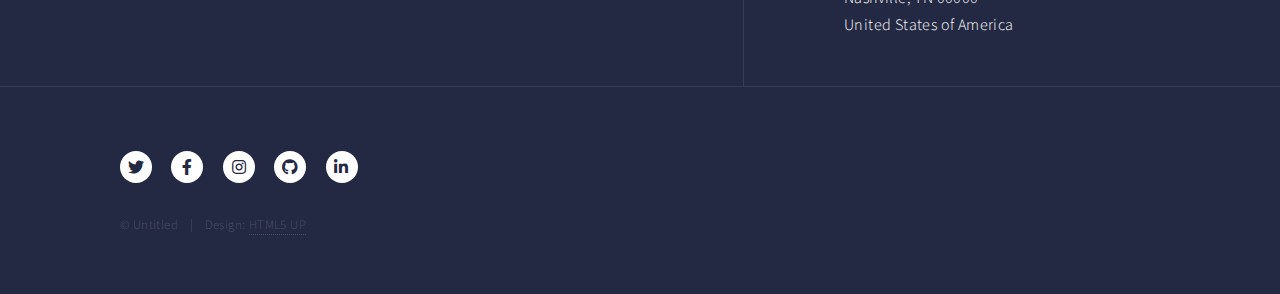
<file: multi layer template.html>
<!DOCTYPE HTML>
<!--
	Forty by HTML5 UP
	html5up.net | @ajlkn
	Free for personal and commercial use under the CCA 3.0 license (html5up.net/license)
-->
<html>
	<head>
		<title>Landing - Forty by HTML5 UP</title>
		<meta charset="utf-8" />
		<meta name="viewport" content="width=device-width, initial-scale=1, user-scalable=no" />
		<link rel="stylesheet" href="assets/css/main.css" />
		<noscript><link rel="stylesheet" href="assets/css/noscript.css" /></noscript>
	</head>
	<body class="is-preload">

		<!-- Wrapper -->
			<div id="wrapper">

				<!-- Header -->
				<!-- Note: The "styleN" class below should match that of the banner element. -->
					<header id="header" class="alt style2">
						<a href="index.html" class="logo"><strong>Forty</strong> <span>by HTML5 UP</span></a>
						<nav>
							<a href="#menu">Menu</a>
						</nav>
					</header>

				<!-- Menu -->
					<nav id="menu">
						<ul class="links">
							<li><a href="index.html">Home</a></li>
							<li><a href="landing.html">Landing</a></li>
							<li><a href="generic.html">Generic</a></li>
							<li><a href="elements.html">Elements</a></li>
						</ul>
						<ul class="actions stacked">
							<li><a href="#" class="button primary fit">Get Started</a></li>
							<li><a href="#" class="button fit">Log In</a></li>
						</ul>
					</nav>

				<!-- Banner -->
				<!-- Note: The "styleN" class below should match that of the header element. -->
					<section id="banner" class="style2">
						<div class="inner">
							<span class="image">
								<img src="images/pic07.jpg" alt="" />
							</span>
							<header class="major">
								<h1>Landing</h1>
							</header>
							<div class="content">
								<p>Lorem ipsum dolor sit amet nullam consequat<br />
								sed veroeros. tempus adipiscing nulla.</p>
							</div>
						</div>
					</section>

				<!-- Main -->
					<div id="main">

						<!-- One -->
							<section id="one">
								<div class="inner">
									<header class="major">
										<h2>Sed amet aliquam</h2>
									</header>
									<p>Nullam et orci eu lorem consequat tincidunt vivamus et sagittis magna sed nunc rhoncus condimentum sem. In efficitur ligula tate urna. Maecenas massa vel lacinia pellentesque lorem ipsum dolor. Nullam et orci eu lorem consequat tincidunt. Vivamus et sagittis libero. Nullam et orci eu lorem consequat tincidunt vivamus et sagittis magna sed nunc rhoncus condimentum sem. In efficitur ligula tate urna.</p>
								</div>
							</section>

						<!-- Two -->
							<section id="two" class="spotlights">
								<section>
									<a href="generic.html" class="image">
										<img src="images/pic08.jpg" alt="" data-position="center center" />
									</a>
									<div class="content">
										<div class="inner">
											<header class="major">
												<h3>Orci maecenas</h3>
											</header>
											<p>Nullam et orci eu lorem consequat tincidunt vivamus et sagittis magna sed nunc rhoncus condimentum sem. In efficitur ligula tate urna. Maecenas massa sed magna lacinia magna pellentesque lorem ipsum dolor. Nullam et orci eu lorem consequat tincidunt. Vivamus et sagittis tempus.</p>
											<ul class="actions">
												<li><a href="generic.html" class="button">Learn more</a></li>
											</ul>
										</div>
									</div>
								</section>
								<section>
									<a href="generic.html" class="image">
										<img src="images/pic09.jpg" alt="" data-position="top center" />
									</a>
									<div class="content">
										<div class="inner">
											<header class="major">
												<h3>Rhoncus magna</h3>
											</header>
											<p>Nullam et orci eu lorem consequat tincidunt vivamus et sagittis magna sed nunc rhoncus condimentum sem. In efficitur ligula tate urna. Maecenas massa sed magna lacinia magna pellentesque lorem ipsum dolor. Nullam et orci eu lorem consequat tincidunt. Vivamus et sagittis tempus.</p>
											<ul class="actions">
												<li><a href="generic.html" class="button">Learn more</a></li>
											</ul>
										</div>
									</div>
								</section>
								<section>
									<a href="generic.html" class="image">
										<img src="images/pic10.jpg" alt="" data-position="25% 25%" />
									</a>
									<div class="content">
										<div class="inner">
											<header class="major">
												<h3>Sed nunc ligula</h3>
											</header>
											<p>Nullam et orci eu lorem consequat tincidunt vivamus et sagittis magna sed nunc rhoncus condimentum sem. In efficitur ligula tate urna. Maecenas massa sed magna lacinia magna pellentesque lorem ipsum dolor. Nullam et orci eu lorem consequat tincidunt. Vivamus et sagittis tempus.</p>
											<ul class="actions">
												<li><a href="generic.html" class="button">Learn more</a></li>
											</ul>
										</div>
									</div>
								</section>
							</section>

						<!-- Three -->
							<section id="three">
								<div class="inner">
									<header class="major">
										<h2>Massa libero</h2>
									</header>
									<p>Nullam et orci eu lorem consequat tincidunt vivamus et sagittis libero. Mauris aliquet magna magna sed nunc rhoncus pharetra. Pellentesque condimentum sem. In efficitur ligula tate urna. Maecenas laoreet massa vel lacinia pellentesque lorem ipsum dolor. Nullam et orci eu lorem consequat tincidunt. Vivamus et sagittis libero. Mauris aliquet magna magna sed nunc rhoncus amet pharetra et feugiat tempus.</p>
									<ul class="actions">
										<li><a href="generic.html" class="button next">Get Started</a></li>
									</ul>
								</div>
							</section>

					</div>

				<!-- Contact -->
					<section id="contact">
						<div class="inner">
							<section>
								<form method="post" action="#">
									<div class="fields">
										<div class="field half">
											<label for="name">Name</label>
											<input type="text" name="name" id="name" />
										</div>
										<div class="field half">
											<label for="email">Email</label>
											<input type="text" name="email" id="email" />
										</div>
										<div class="field">
											<label for="message">Message</label>
											<textarea name="message" id="message" rows="6"></textarea>
										</div>
									</div>
									<ul class="actions">
										<li><input type="submit" value="Send Message" class="primary" /></li>
										<li><input type="reset" value="Clear" /></li>
									</ul>
								</form>
							</section>
							<section class="split">
								<section>
									<div class="contact-method">
										<span class="icon solid alt fa-envelope"></span>
										<h3>Email</h3>
										<a href="#">information@untitled.tld</a>
									</div>
								</section>
								<section>
									<div class="contact-method">
										<span class="icon solid alt fa-phone"></span>
										<h3>Phone</h3>
										<span>(000) 000-0000 x12387</span>
									</div>
								</section>
								<section>
									<div class="contact-method">
										<span class="icon solid alt fa-home"></span>
										<h3>Address</h3>
										<span>1234 Somewhere Road #5432<br />
										Nashville, TN 00000<br />
										United States of America</span>
									</div>
								</section>
							</section>
						</div>
					</section>

				<!-- Footer -->
					<footer id="footer">
						<div class="inner">
							<ul class="icons">
								<li><a href="#" class="icon brands alt fa-twitter"><span class="label">Twitter</span></a></li>
								<li><a href="#" class="icon brands alt fa-facebook-f"><span class="label">Facebook</span></a></li>
								<li><a href="#" class="icon brands alt fa-instagram"><span class="label">Instagram</span></a></li>
								<li><a href="#" class="icon brands alt fa-github"><span class="label">GitHub</span></a></li>
								<li><a href="#" class="icon brands alt fa-linkedin-in"><span class="label">LinkedIn</span></a></li>
							</ul>
							<ul class="copyright">
								<li>&copy; Untitled</li><li>Design: <a href="https://html5up.net">HTML5 UP</a></li>
							</ul>
						</div>
					</footer>

			</div>

		<!-- Scripts -->
			<script src="assets/js/jquery.min.js"></script>
			<script src="assets/js/jquery.scrolly.min.js"></script>
			<script src="assets/js/jquery.scrollex.min.js"></script>
			<script src="assets/js/browser.min.js"></script>
			<script src="assets/js/breakpoints.min.js"></script>
			<script src="assets/js/util.js"></script>
			<script src="assets/js/main.js"></script>

	</body>
</html>
</file>
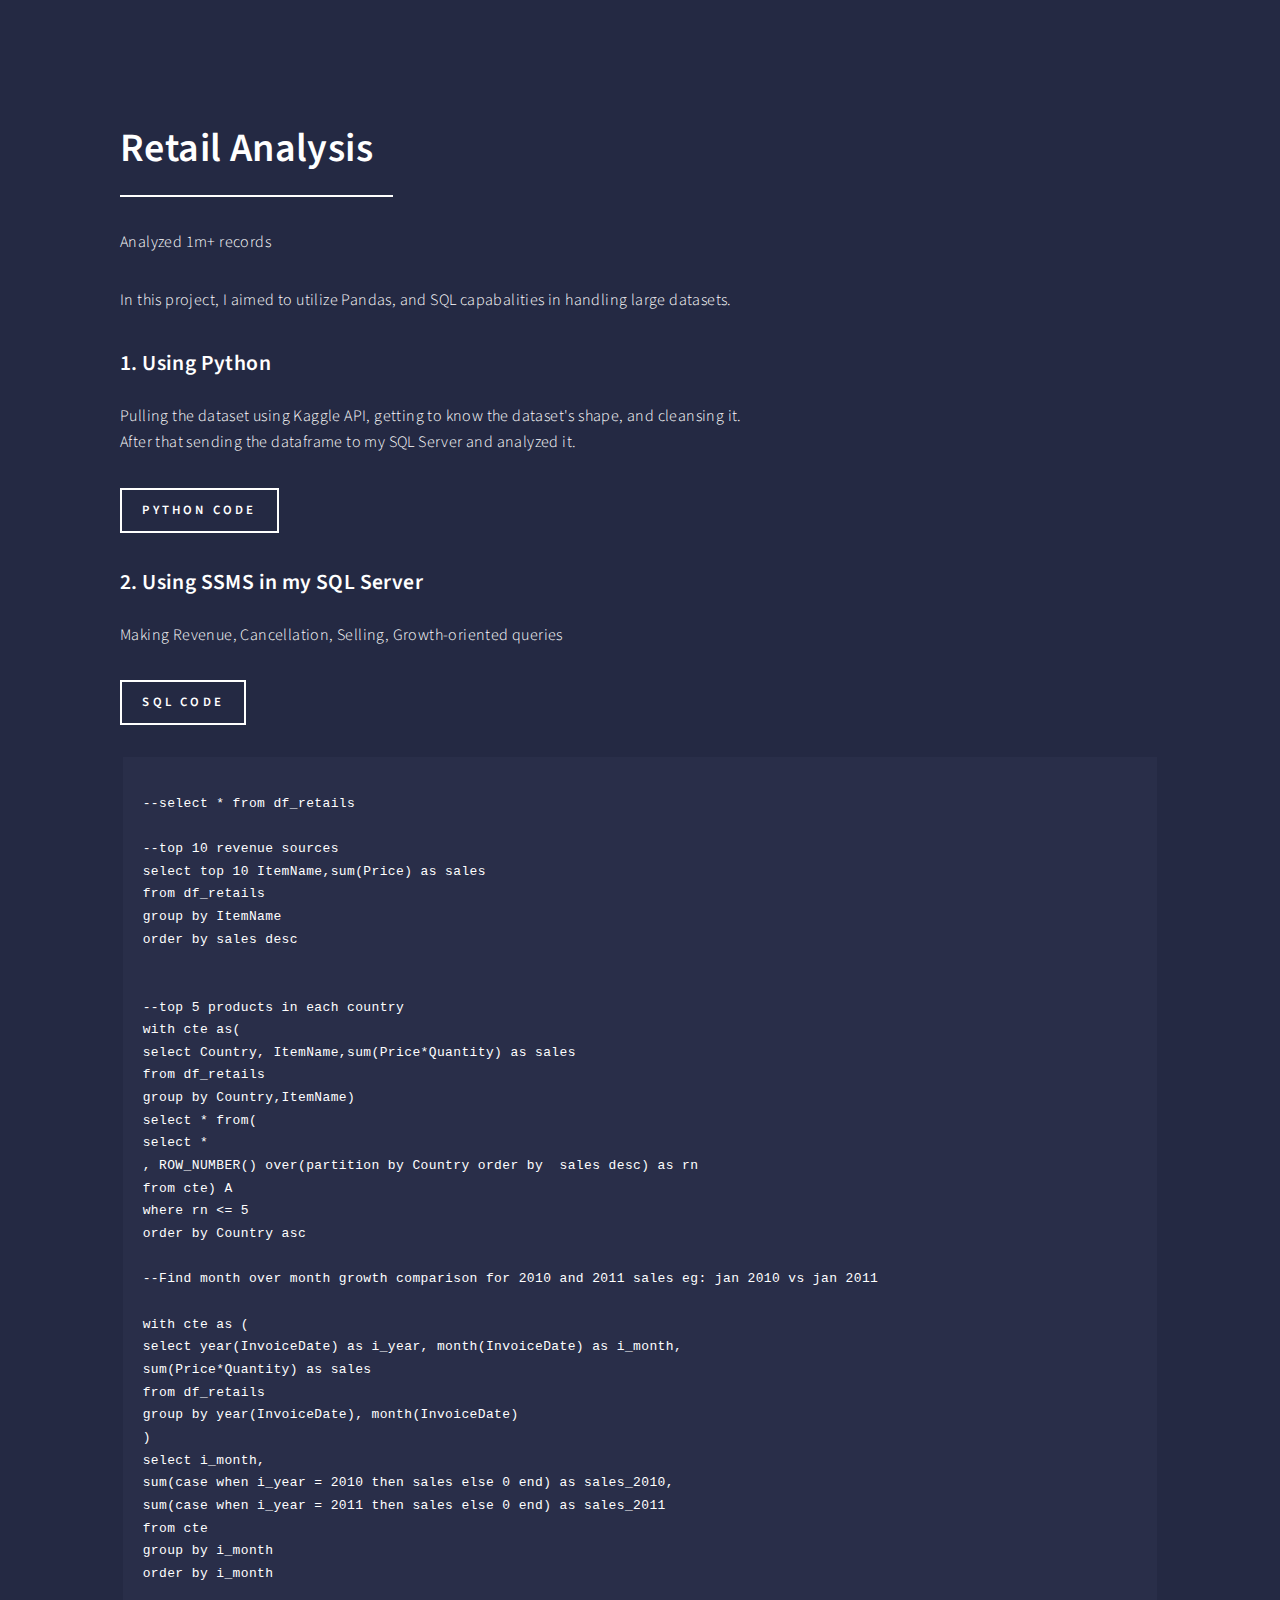
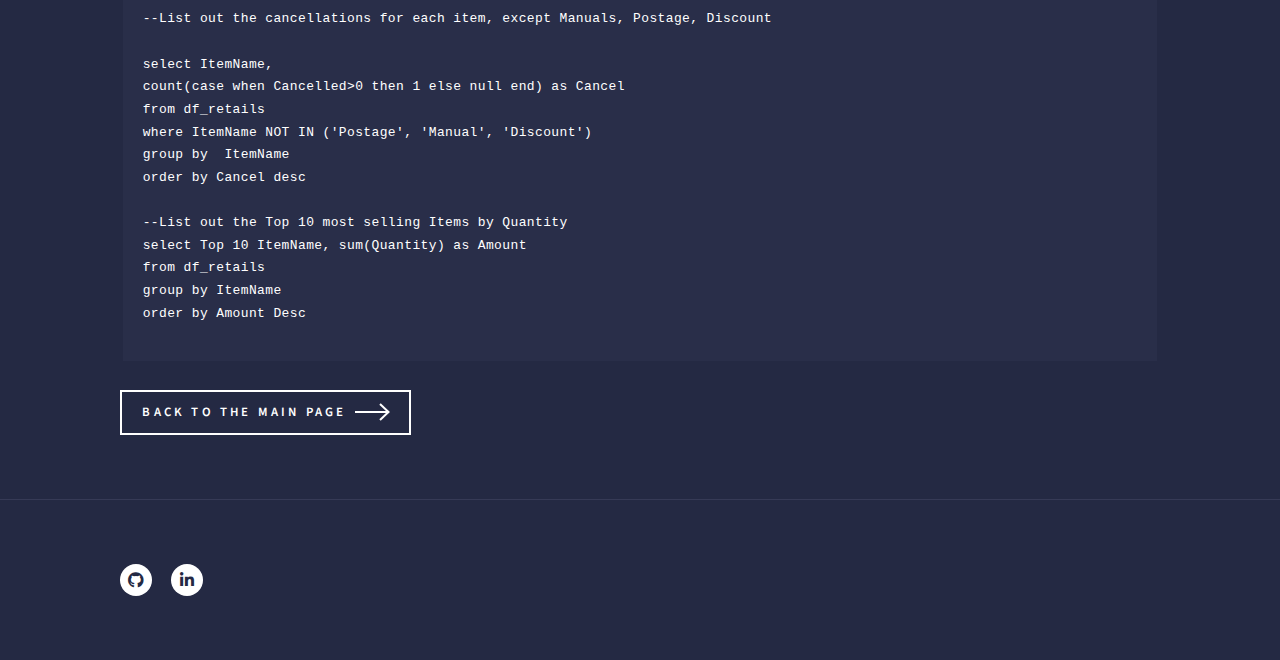
<file: RetailAnalysis.html>
<!DOCTYPE HTML>
<!--
	Forty by HTML5 UP
	html5up.net | @ajlkn
	Free for personal and commercial use under the CCA 3.0 license (html5up.net/license)
-->
<html>
	<head>
		<title>RetailDataset</title>
		<meta charset="utf-8" />
		<meta name="viewport" content="width=device-width, initial-scale=1, user-scalable=no" />
		<link rel="stylesheet" href="assets/css/main.css" />
		<noscript><link rel="stylesheet" href="assets/css/noscript.css" /></noscript>
	</head>
	<body class="is-preload">

		<!-- Wrapper -->
			<div id="wrapper">

				<!-- Header -->
					

				<!-- Menu -->
					

				<!-- Main -->
					<div id="main" class="alt">

						<!-- One -->
							<section id="one">
								<div class="inner">
									<header class="major">
										<h1>Retail Analysis</h1>
									</header>
									
									<p>Analyzed 1m+ records</p>
									
									<P>In this project, I aimed to utilize Pandas, and SQL capabalities in handling large datasets.</P>

										<h3>1. Using Python</h3>	
										<p>Pulling the dataset using Kaggle API, getting to know the dataset's shape, and cleansing it.<br>
											After that sending the dataframe to my SQL Server and analyzed it.</p>
											<ul class="actions">
												<li><a href="https://github.com/NedoTamas/RetailDataset/blob/main/Retail.ipynb" class="button" target="_blank" rel="noopener noreferrer">Python code</a></li>
											</ul>	
											<h3>2. Using SSMS in my SQL Server</h3>
											<p>Making Revenue, Cancellation, Selling, Growth-oriented queries</p>
												<ul class="actions">
													<li><a href="https://github.com/NedoTamas/RetailDataset/blob/main/RetailsProject.sql" class="button" target="_blank" rel="noopener noreferrer">SQL Code</a></li>
												</ul>
												<pre><code>
--select * from df_retails

--top 10 revenue sources
select top 10 ItemName,sum(Price) as sales
from df_retails
group by ItemName
order by sales desc


--top 5 products in each country
with cte as(
select Country, ItemName,sum(Price*Quantity) as sales
from df_retails
group by Country,ItemName)
select * from(
select * 
, ROW_NUMBER() over(partition by Country order by  sales desc) as rn
from cte) A
where rn <= 5
order by Country asc

--Find month over month growth comparison for 2010 and 2011 sales eg: jan 2010 vs jan 2011

with cte as (
select year(InvoiceDate) as i_year, month(InvoiceDate) as i_month,
sum(Price*Quantity) as sales 
from df_retails
group by year(InvoiceDate), month(InvoiceDate)
)
select i_month,
sum(case when i_year = 2010 then sales else 0 end) as sales_2010,
sum(case when i_year = 2011 then sales else 0 end) as sales_2011
from cte
group by i_month
order by i_month

--List out the cancellations for each item, except Manuals, Postage, Discount

select ItemName,
count(case when Cancelled>0 then 1 else null end) as Cancel
from df_retails
where ItemName NOT IN ('Postage', 'Manual', 'Discount')
group by  ItemName
order by Cancel desc

--List out the Top 10 most selling Items by Quantity
select Top 10 ItemName, sum(Quantity) as Amount
from df_retails
group by ItemName
order by Amount Desc
												</code></pre>
												<ul class="actions">
													<li><a href="index.html" class="button next">Back to the main page</a></li>
												</ul>
					
								</div>
							</section>
							
					</div>
					

				<!-- Contact -->
				
				<!-- Footer -->
					<footer id="footer">
						<div class="inner">
							<ul class="icons">
								
								<li><a href="https://github.com/NedoTamas" class="icon brands alt fa-github"><span class="label">GitHub</span></a></li>
								<li><a href="https://www.linkedin.com/in/tamás-nédó" class="icon brands alt fa-linkedin-in"><span class="label">LinkedIn</span></a></li>
							</ul>
							
						</div>
					</footer>

			</div>

		<!-- Scripts -->
			<script src="assets/js/jquery.min.js"></script>
			<script src="assets/js/jquery.scrolly.min.js"></script>
			<script src="assets/js/jquery.scrollex.min.js"></script>
			<script src="assets/js/browser.min.js"></script>
			<script src="assets/js/breakpoints.min.js"></script>
			<script src="assets/js/util.js"></script>
			<script src="assets/js/main.js"></script>

	</body>
</html>
</file>
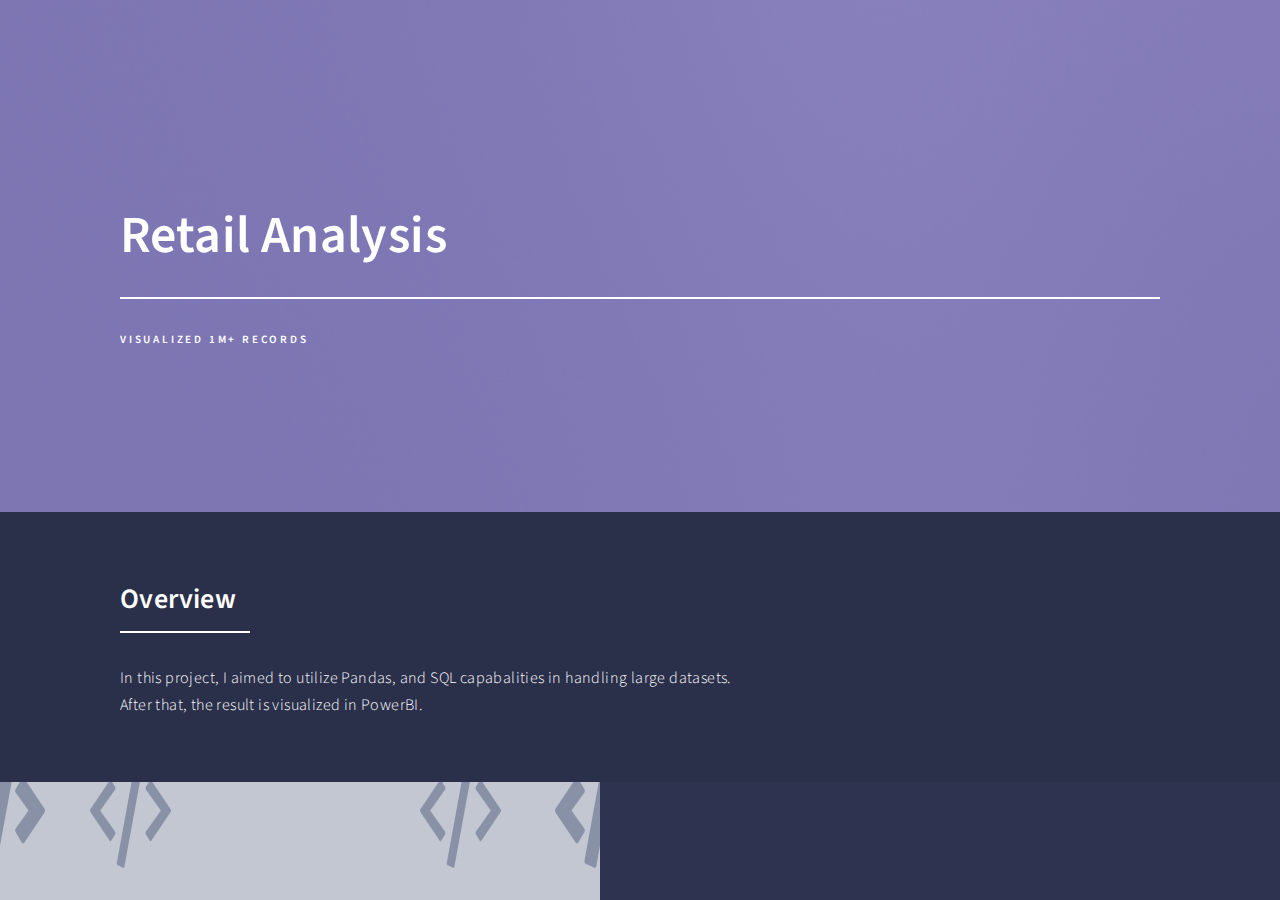
<file: RetailAnalysisOld.html>
<!DOCTYPE HTML>
<!--
	Forty by HTML5 UP
	html5up.net | @ajlkn
	Free for personal and commercial use under the CCA 3.0 license (html5up.net/license)
-->
<html>
	<head>
		<title>Landing - Forty by HTML5 UP</title>
		<meta charset="utf-8" />
		<meta name="viewport" content="width=device-width, initial-scale=1, user-scalable=no" />
		<link rel="stylesheet" href="assets/css/main.css" />
		<noscript><link rel="stylesheet" href="assets/css/noscript.css" /></noscript>
		<style>
		.scroller {
			height: 100vh;
			overflow-y: scroll;
			scroll-snap-type: y mandatory;
			scroll-behavior: smooth;
		  }
		  
		  .scroller section {
			scroll-snap-align: start;
		  }
		  
        </style>
	</head>

	<body class="is-preload">

		<!-- Wrapper -->
			<div id="wrapper" class="scroller">

				<!-- Header -->
				

				<!-- Menu -->
					

				<!-- Banner -->
				<!-- Note: The "styleN" class below should match that of the header element. -->
					<section id="banner" class="style2">
						<div class="inner">
							<span class="image">
								<img src="images/pic07.jpg" alt="" />
							</span>
							<header class="major">
								<h1>Retail Analysis</h1>
							</header>
							<div class="content">
								<p>Visualized 1m+ records
								</p>
							</div>
						</div>
					</section>

				<!-- Main -->
					<div id="main">

						<!-- One -->
							<section id="one">
								<div class="inner">
									<header class="major">
										<h2>Overview</h2>
									</header>
									<p>In this project, I aimed to utilize Pandas, and SQL capabalities in handling large datasets.<br>
										After that, the result is visualized in PowerBI.</p>
								</div>
							</section>

						<!-- Two -->
							<section id="two" class="spotlights">
								<section>
									
										<img src="images/code.png" alt="" data-position="center center" width="600" height="500" /> 
									
									<div class="content">
										<div class="inner">
											<header class="major">
												<h3>Using Python</h3>
											</header>
											<p>Pulling the dataset using Kaggle API, getting to know the dataset's shape, and cleansing it.<br>
											After that sending the dataframe to my SQL Server and analyzed it.</p>
											<ul class="actions">
												<li><a href="https://github.com/NedoTamas/RetailDataset/blob/main/Retail.ipynb" class="button" target="_blank" rel="noopener noreferrer">Python code</a></li>
											</ul>
										</div>
									</div>
								</section>
								<section>
									
										<img src="images/IMG_3349.jpg" alt="" data-position="center center" width="600" height="500" /> 
									
									<div class="content">
										<div class="inner">
											<header class="major">
												<h3>Using SSMS in my SQL Server</h3>
											</header>
											<p>Making Revenue, Cancellation, Selling, Growth-oriented queries<br>
											and sending the results to the Tableau client</p>
											<ul class="actions">
												<li><a href="https://github.com/NedoTamas/RetailDataset/blob/main/RetailsProject.sql" class="button" target="_blank" rel="noopener noreferrer">SQL Code</a></li>
											</ul>
										</div>
									</div>
								</section>
								<section>
									
									<div class="content">
										<div class="inner">
											<header class="major">
												<h3>Making a report with PowerBI</h3>
											</header>
											<p>I'm using the Query data, putting it into an interactive map chart, and making a report.</p>
											<ul class="actions">
												<li><a href="https://public.tableau.com/app/profile/tam.ne/viz/Retails_17191687366200/Dashboard2" class="button">Chart</a></li>
											</ul>
										</div>
									</div>
								</section>
							</section>

						<!-- Three -->
							<section id="three">
								<div class="inner">
									<div class='tableauPlaceholder' id='viz1719331255545' style='position: relative'><noscript><a href='#'><img alt='Dashboard 1 ' src='https:&#47;&#47;public.tableau.com&#47;static&#47;images&#47;Re&#47;Retails_17191687366200&#47;Dashboard1&#47;1_rss.png' style='border: none' /></a></noscript><object class='tableauViz'  style='display:none;'><param name='host_url' value='https%3A%2F%2Fpublic.tableau.com%2F' /> <param name='embed_code_version' value='3' /> <param name='site_root' value='' /><param name='name' value='Retails_17191687366200&#47;Dashboard1' /><param name='tabs' value='no' /><param name='toolbar' value='yes' /><param name='static_image' value='https:&#47;&#47;public.tableau.com&#47;static&#47;images&#47;Re&#47;Retails_17191687366200&#47;Dashboard1&#47;1.png' /> <param name='animate_transition' value='yes' /><param name='display_static_image' value='yes' /><param name='display_spinner' value='yes' /><param name='display_overlay' value='yes' /><param name='display_count' value='yes' /><param name='language' value='en-US' /></object></div>                <script type='text/javascript'>                    var divElement = document.getElementById('viz1719331255545');                    var vizElement = divElement.getElementsByTagName('object')[0];                    if ( divElement.offsetWidth > 800 ) { vizElement.style.width='1313px';vizElement.style.height='627px';} else if ( divElement.offsetWidth > 500 ) { vizElement.style.width='1313px';vizElement.style.height='627px';} else { vizElement.style.width='100%';vizElement.style.height='777px';}                     var scriptElement = document.createElement('script');                    scriptElement.src = 'https://public.tableau.com/javascripts/api/viz_v1.js';                    vizElement.parentNode.insertBefore(scriptElement, vizElement);                </script>
									<div class='tableauPlaceholder' id='viz1719331932632' style='position: relative'><noscript><a href='#'><img alt='Dashboard 2 ' src='https:&#47;&#47;public.tableau.com&#47;static&#47;images&#47;Re&#47;Retails_17191687366200&#47;Dashboard2&#47;1_rss.png' style='border: none' /></a></noscript><object class='tableauViz'  style='display:none;'><param name='host_url' value='https%3A%2F%2Fpublic.tableau.com%2F' /> <param name='embed_code_version' value='3' /> <param name='site_root' value='' /><param name='name' value='Retails_17191687366200&#47;Dashboard2' /><param name='tabs' value='no' /><param name='toolbar' value='yes' /><param name='static_image' value='https:&#47;&#47;public.tableau.com&#47;static&#47;images&#47;Re&#47;Retails_17191687366200&#47;Dashboard2&#47;1.png' /> <param name='animate_transition' value='yes' /><param name='display_static_image' value='yes' /><param name='display_spinner' value='yes' /><param name='display_overlay' value='yes' /><param name='display_count' value='yes' /><param name='language' value='en-US' /></object></div>                <script type='text/javascript'>                    var divElement = document.getElementById('viz1719331932632');                    var vizElement = divElement.getElementsByTagName('object')[0];                    if ( divElement.offsetWidth > 800 ) { vizElement.style.width='1300px';vizElement.style.height='827px';} else if ( divElement.offsetWidth > 500 ) { vizElement.style.width='1300px';vizElement.style.height='827px';} else { vizElement.style.width='100%';vizElement.style.height='1127px';}                     var scriptElement = document.createElement('script');                    scriptElement.src = 'https://public.tableau.com/javascripts/api/viz_v1.js';                    vizElement.parentNode.insertBefore(scriptElement, vizElement);                </script>									<ul class="actions">
										<li><a href="index.html" class="button next">Back to the front page</a></li>
									</ul>
								</div>
							</section>

					</div>

				

				

			</div>

		<!-- Scripts -->
			<script src="assets/js/jquery.min.js"></script>
			<script src="assets/js/jquery.scrolly.min.js"></script>
			<script src="assets/js/jquery.scrollex.min.js"></script>
			<script src="assets/js/browser.min.js"></script>
			<script src="assets/js/breakpoints.min.js"></script>
			<script src="assets/js/util.js"></script>
			<script src="assets/js/main.js"></script>

	</body>
</html>
</file>
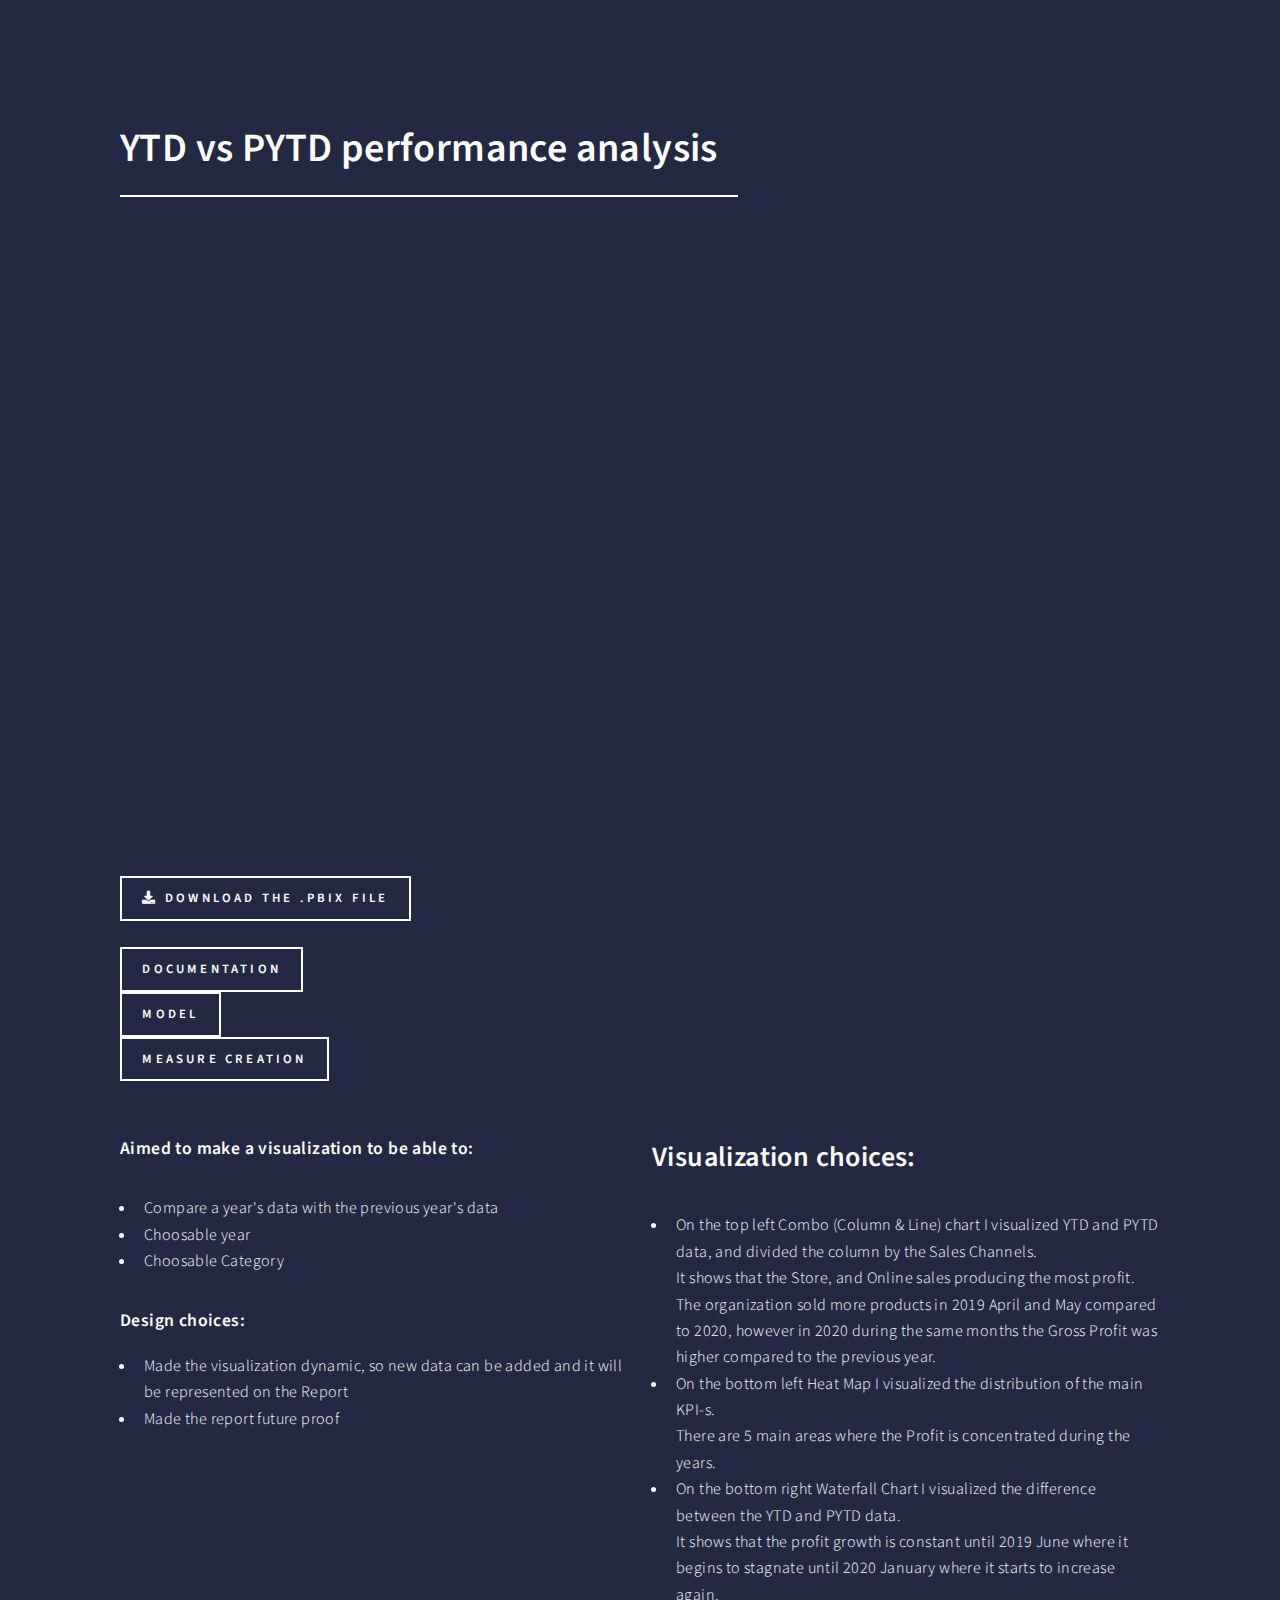
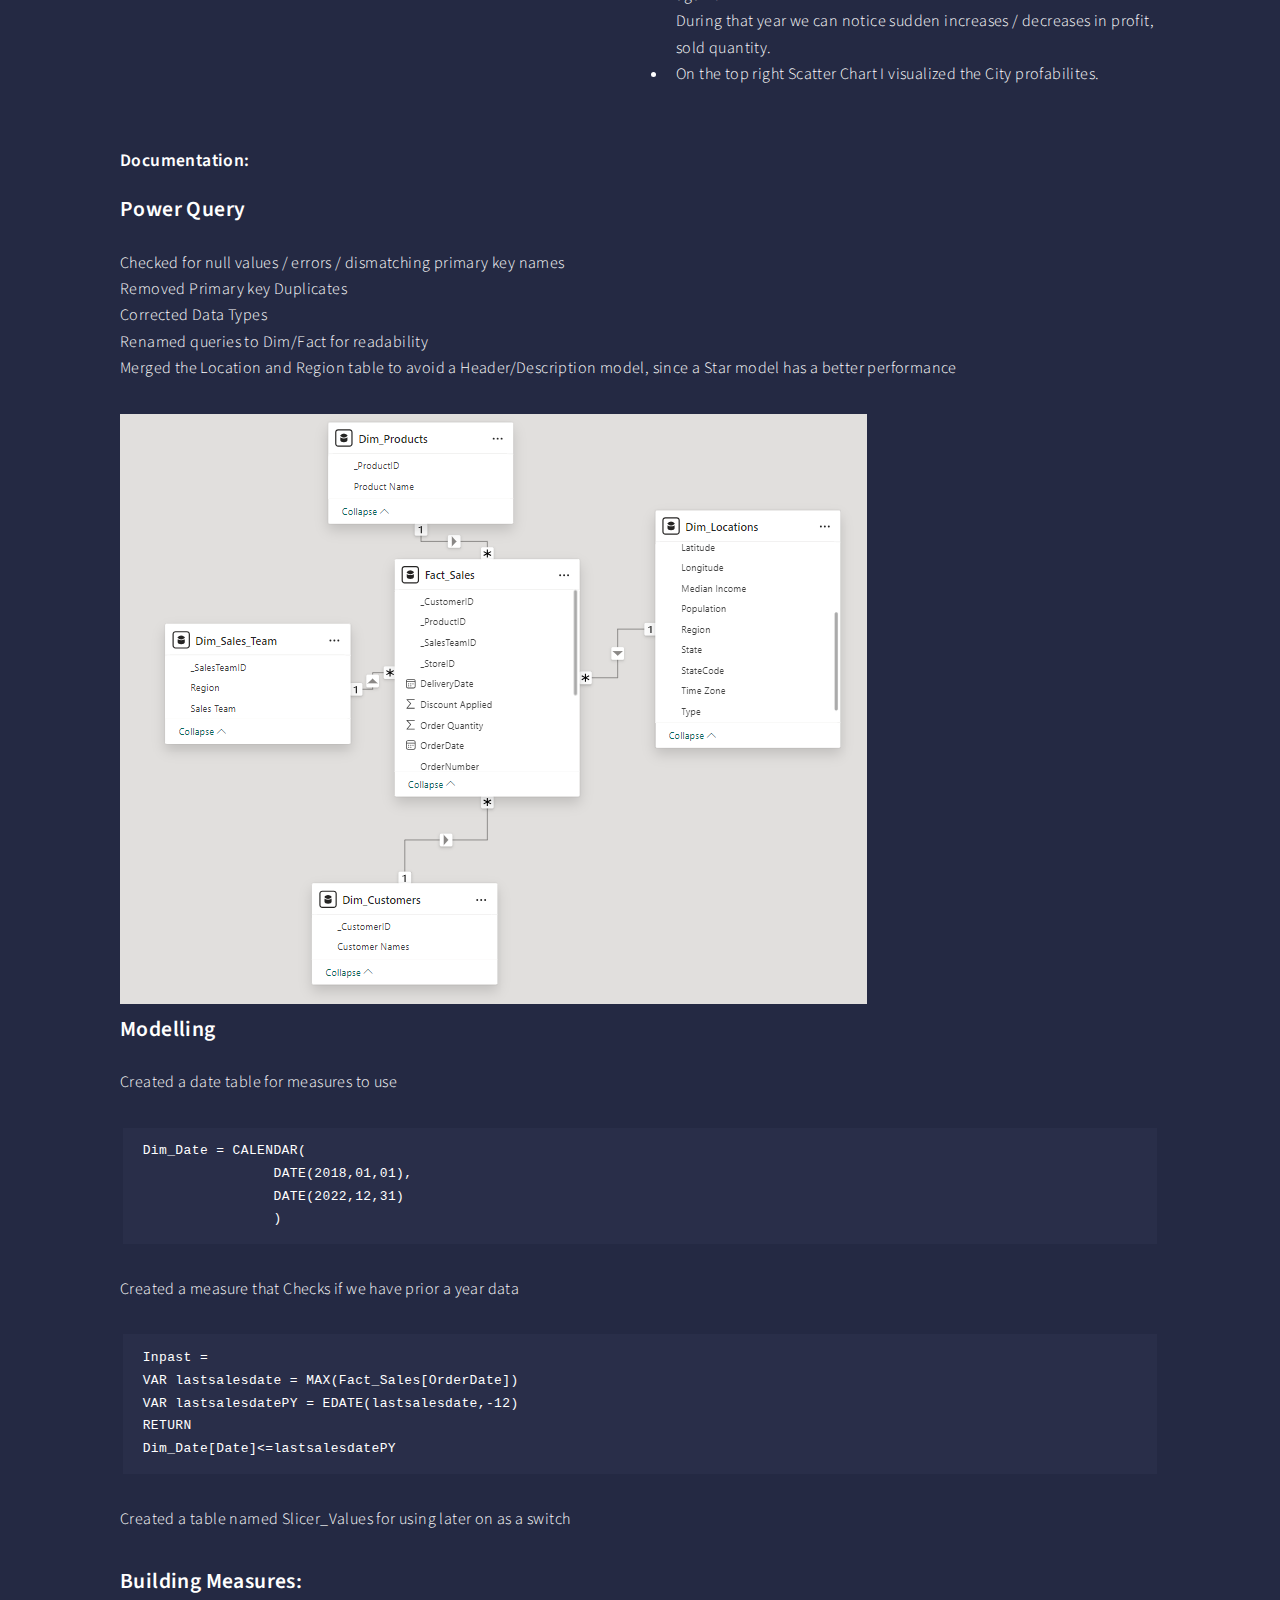
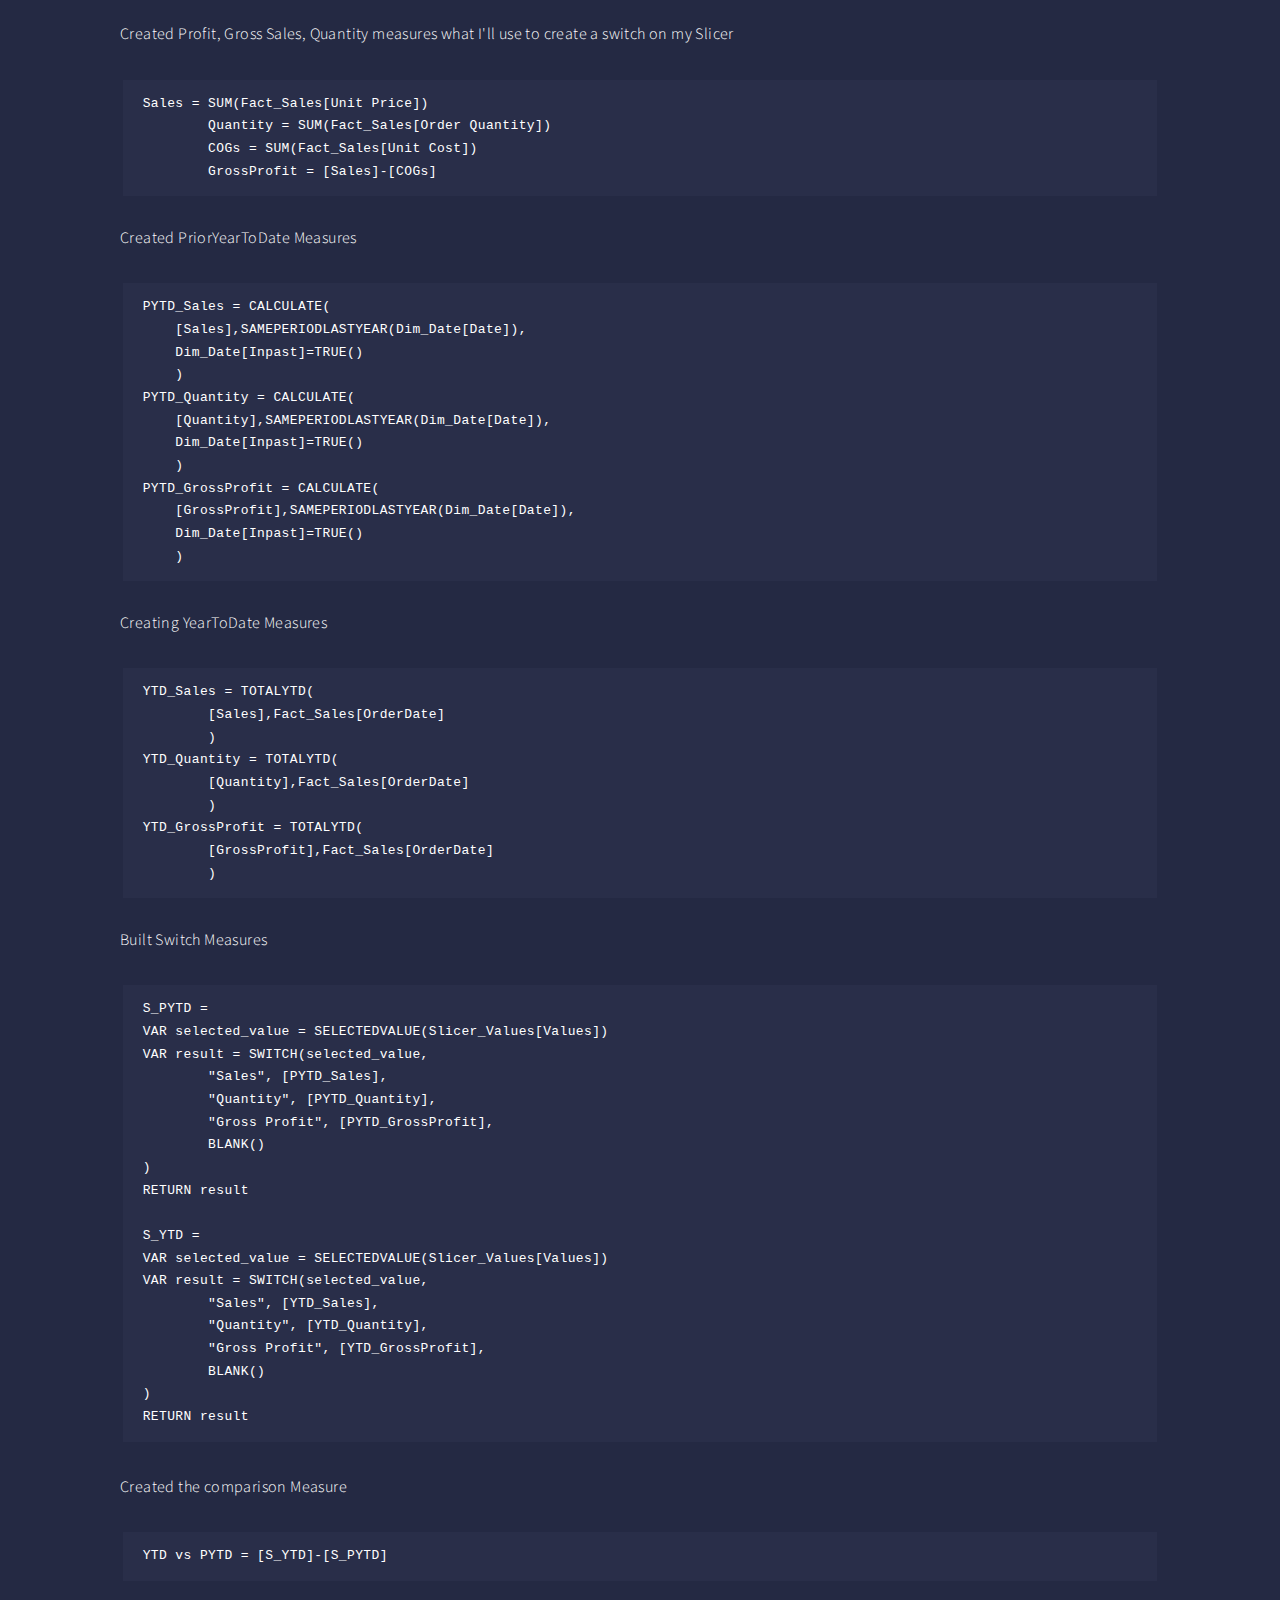
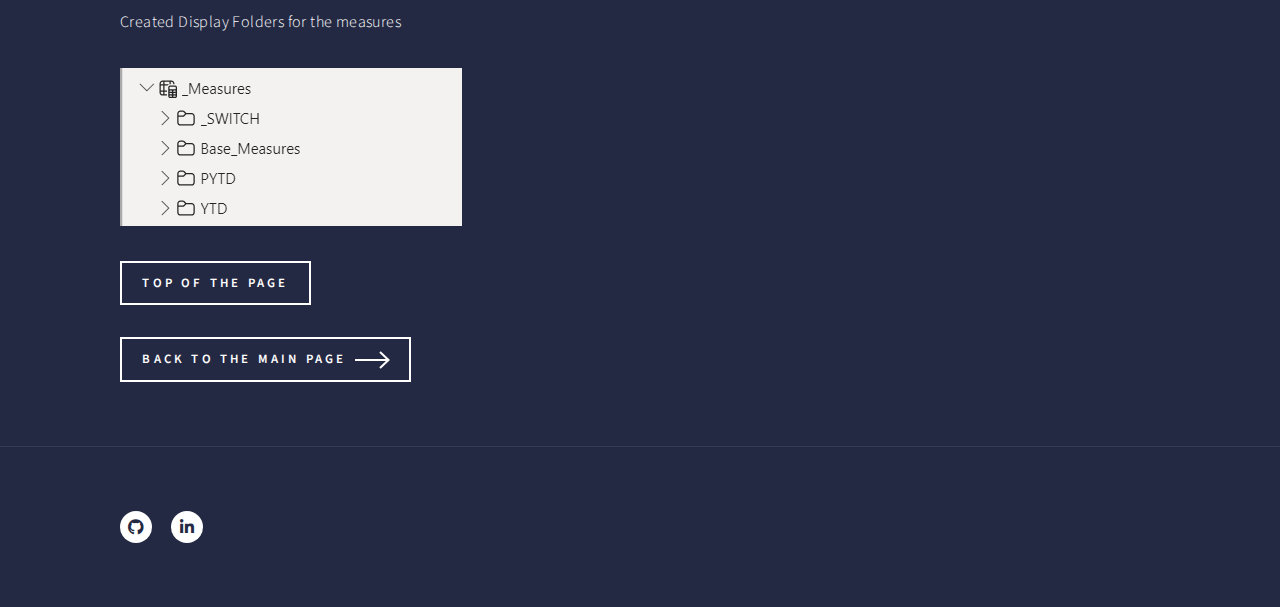
<file: SalesYTDvsPYTD.html>
<!DOCTYPE HTML>
<!--
	Forty by HTML5 UP
	html5up.net | @ajlkn
	Free for personal and commercial use under the CCA 3.0 license (html5up.net/license)
-->
<html>
	<head>
		<title>YTD vs PYTD</title>
		<meta charset="utf-8" />
		<meta name="viewport" content="width=device-width, initial-scale=1, user-scalable=no" />
		<link rel="stylesheet" href="assets/css/main.css" />
		<noscript><link rel="stylesheet" href="assets/css/noscript.css" /></noscript>
	</head>
	<body class="is-preload">

		<!-- Wrapper -->
			<div id="wrapper">

				<!-- Header -->
					

				<!-- Menu -->
					

				<!-- Main -->
					<div id="main" class="alt">

						<!-- One -->
							<section id="one">
								<div class="inner">
									<header class="major">
										<h1 id="back">YTD vs PYTD performance analysis</h1>
									</header>
									
										<iframe title="SalesPortfolio" width="1024" height="612" src="https://app.powerbi.com/view?r=eyJrIjoiN2I2NThhMTgtYzQwNi00NWFhLWE1ZjQtMzMxZjczNjI0MGFkIiwidCI6ImIwYTRkNjJhLWI0ODgtNDc5NS1hMzM1LTk5NTY2MmM4ZjgyMCIsImMiOjl9" frameborder="0" allowFullScreen="true"></iframe>
										<br><br><a href="https://1drv.ms/u/s!ApFOy2jcy-epaj0XwBcp8IxjUBk?e=4dkyYs" class="button icon solid fa-download">Download the .pbix file</a>
										<br><br><a href="#documentation" class="button">Documentation</a>
										<br><a href="#model" class="button">Model</a>
										<br><a href="#measures" class="button">Measure Creation</a>
										<br><br><br>

										
								<div class="row">
									<div class="col-6 col-12-small">
									<h4>Aimed to make a visualization to be able to:</h4>
									<p><ul>
										<li>Compare a year's data with the previous year's data</li>
										<li>Choosable year</li>
										<li>Choosable Category</li>
									</ul>
									<h4>Design choices:</h4>
									<ul>
										<li>Made the visualization dynamic, so new data can be added and it will be represented on the Report</li>
										<li>Made the report future proof</li>
									</ul></p>
								</div>
								<div class="col-6 col-12-small">
									<h2>Visualization choices:</h2>
										<p><ul>
											<li>On the top left Combo (Column & Line) chart I visualized YTD and PYTD data, and divided the column by the Sales Channels.<br>
												It shows that the Store, and Online sales producing the most profit.<br>
												The organization sold more products in 2019 April and May compared to 2020, however in 2020 during the same months the Gross Profit was higher compared to the previous year.</li>
											<li>On the bottom left Heat Map I visualized the distribution of the main KPI-s.<br>
												There are 5 main areas where the Profit is concentrated during the years.</li>
											<li>On the bottom right Waterfall Chart I visualized the difference between the YTD and PYTD data.<br>
												It shows that the profit growth is constant until 2019 June where it begins to stagnate until 2020 January where it starts to increase again.<br>
												During that year we can notice sudden increases / decreases in profit, sold quantity.</li>
												<li>
													On the top right Scatter Chart I visualized the City profabilites.<br>
												</li>
										</ul></p>
									</div>
									</div>
								
									<br>
									<h4 id="documentation">Documentation:</h4>
									<h3>Power Query</h3>
									<p>Checked for null values / errors / dismatching primary key names<br>
										Removed Primary key Duplicates<br>
										Corrected Data Types<br>
										Renamed queries to Dim/Fact for readability<br>
										Merged the Location and Region table to avoid a Header/Description model, since a Star model has a better performance<br>
										</p>
										<span class="image"><img src="images/DataModel.png" alt="">				
										</span>

										<h3 id="model">Modelling</h3>
									<p>
										Created a date table for measures to use<br>
										
										<pre><code>Dim_Date = CALENDAR(
		DATE(2018,01,01),
		DATE(2022,12,31)
		)</code></pre></p>
									<p>Created a measure that Checks if we have prior a year data<br>
									
<pre><code>Inpast = 
VAR lastsalesdate = MAX(Fact_Sales[OrderDate])
VAR lastsalesdatePY = EDATE(lastsalesdate,-12)
RETURN 
Dim_Date[Date]<=lastsalesdatePY</code></pre></p>
									<p>Created a table named Slicer_Values for using later on as a switch</p>
									
									
									<h3 id="measures">Building Measures:</h3>

									<div class="col-6 col-12-small">
									<p>Created Profit, Gross Sales, Quantity measures what I'll use to create a switch on my Slicer</p>
<pre><code>Sales = SUM(Fact_Sales[Unit Price])
	Quantity = SUM(Fact_Sales[Order Quantity])
	COGs = SUM(Fact_Sales[Unit Cost])
	GrossProfit = [Sales]-[COGs]</code></pre>
									<p>Created PriorYearToDate Measures</p>
<pre><code>PYTD_Sales = CALCULATE(
    [Sales],SAMEPERIODLASTYEAR(Dim_Date[Date]),
    Dim_Date[Inpast]=TRUE()
    )
PYTD_Quantity = CALCULATE(
    [Quantity],SAMEPERIODLASTYEAR(Dim_Date[Date]),
    Dim_Date[Inpast]=TRUE()
    )
PYTD_GrossProfit = CALCULATE(
    [GrossProfit],SAMEPERIODLASTYEAR(Dim_Date[Date]),
    Dim_Date[Inpast]=TRUE()
    )
</code></pre>
									<p>Creating YearToDate Measures</p>
<pre><code>YTD_Sales = TOTALYTD(
	[Sales],Fact_Sales[OrderDate]
	)
YTD_Quantity = TOTALYTD(
	[Quantity],Fact_Sales[OrderDate]
	)
YTD_GrossProfit = TOTALYTD(
	[GrossProfit],Fact_Sales[OrderDate]
	)</code></pre>
									<p>Built Switch Measures</p>

	<pre><code>S_PYTD = 
VAR selected_value = SELECTEDVALUE(Slicer_Values[Values])
VAR result = SWITCH(selected_value,
	"Sales", [PYTD_Sales],
	"Quantity", [PYTD_Quantity],
	"Gross Profit", [PYTD_GrossProfit],
	BLANK()
)
RETURN result

S_YTD = 
VAR selected_value = SELECTEDVALUE(Slicer_Values[Values])
VAR result = SWITCH(selected_value,
	"Sales", [YTD_Sales],
	"Quantity", [YTD_Quantity],
	"Gross Profit", [YTD_GrossProfit],
	BLANK()
)
RETURN result</code></pre>									</p>
									<p>Created the comparison Measure</p>
<pre><code>YTD vs PYTD = [S_YTD]-[S_PYTD]</code></pre>
			<p>Created Display Folders for the measures</p>	
			<span class="image"><img src="images/DisplayFolder.png" alt="">				
			</span>
			<br><br>
			<ul class="actions">
				<li><a href="#back" class="button">TOP of the page</a></li>
			</ul>
			<ul class="actions">
				<li><a href="index.html" class="button next">Back to the main page</a></li>
			</ul>

								</div>
							</section>

					</div>
					

				<!-- Contact -->
				
				<!-- Footer -->
					<footer id="footer">
						<div class="inner">
							<ul class="icons">
								
								<li><a href="https://github.com/NedoTamas" class="icon brands alt fa-github"><span class="label">GitHub</span></a></li>
								<li><a href="https://www.linkedin.com/in/tamás-nédó" class="icon brands alt fa-linkedin-in"><span class="label">LinkedIn</span></a></li>
							</ul>
							
						</div>
					</footer>

			</div>

		<!-- Scripts -->
			<script src="assets/js/jquery.min.js"></script>
			<script src="assets/js/jquery.scrolly.min.js"></script>
			<script src="assets/js/jquery.scrollex.min.js"></script>
			<script src="assets/js/browser.min.js"></script>
			<script src="assets/js/breakpoints.min.js"></script>
			<script src="assets/js/util.js"></script>
			<script src="assets/js/main.js"></script>

	</body>
</html>
</file>
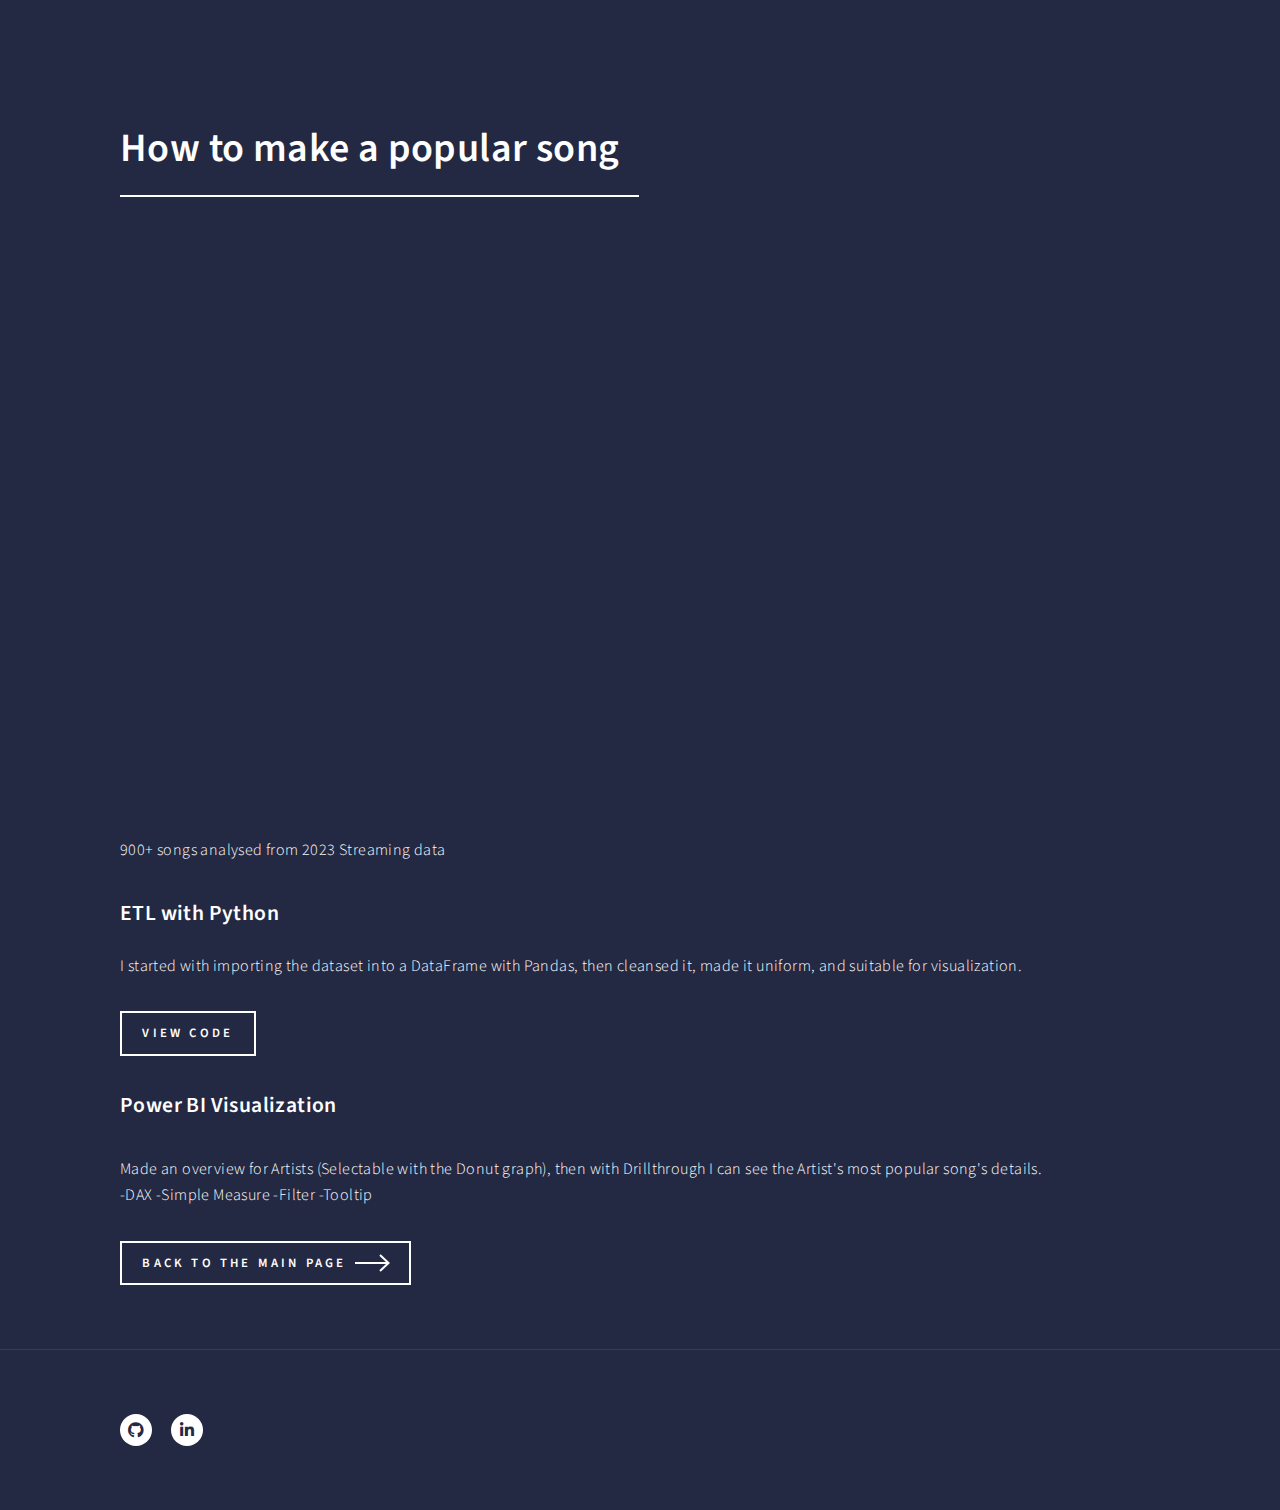
<file: SpotifyAnalysis2023.html>
<!DOCTYPE HTML>
<!--
	Forty by HTML5 UP
	html5up.net | @ajlkn
	Free for personal and commercial use under the CCA 3.0 license (html5up.net/license)
-->
<html>
	<head>
		<title>Spotify Analysis</title>
		<meta charset="utf-8" />
		<meta name="viewport" content="width=device-width, initial-scale=1, user-scalable=no" />
		<link rel="stylesheet" href="assets/css/main.css" />
		<noscript><link rel="stylesheet" href="assets/css/noscript.css" /></noscript>
	</head>
	<body class="is-preload">

		<!-- Wrapper -->
			<div id="wrapper">

				<!-- Header -->
					

				<!-- Menu -->
					

				<!-- Main -->
					<div id="main" class="alt">

						<!-- One -->
							<section id="one">
								<div class="inner">
									<header class="major">
										<h1>How to make a popular song</h1>
									</header>
									<iframe title="Spotify PB" width="1024" height="600" src="https://app.powerbi.com/view?r=eyJrIjoiNzI5YjMyYzktNzAzYy00NTM3LTg4NzAtYmU1MWEyNjYxZDYyIiwidCI6ImIwYTRkNjJhLWI0ODgtNDc5NS1hMzM1LTk5NTY2MmM4ZjgyMCIsImMiOjl9&navContentPaneEnabled=false"  frameborder="0" allowFullScreen="true"></iframe>
									<p>900+ songs analysed from 2023 Streaming data </p>
									<h3>ETL with Python</h3>
								</header>
								<p>I started with importing the dataset into a DataFrame with Pandas, then cleansed it, made it uniform, and suitable for visualization.</p>
								<ul class="actions">
									<li><a href="https://github.com/NedoTamas/ArtistsAnalysis/blob/main/SPOTIFY.ipynb" class="button" target="_blank" rel="noopener noreferrer">view code</a></li>
								</ul>
								<p><h3>Power BI Visualization</h3></p>
								<p>Made an overview for Artists (Selectable with the Donut graph), then with Drillthrough I can see the Artist's most popular song's details.
									<br>-DAX -Simple Measure -Filter -Tooltip</p>
									

									<ul class="actions">
										<li><a href="index.html" class="button next">Back to the main page</a></li>
									</ul>
								</div>
							</section>

					</div>

				<!-- Contact -->
				
				<!-- Footer -->
					<footer id="footer">
						<div class="inner">
							<ul class="icons">
								
								<li><a href="https://github.com/NedoTamas" class="icon brands alt fa-github"><span class="label">GitHub</span></a></li>
								<li><a href="https://www.linkedin.com/in/tamás-nédó" class="icon brands alt fa-linkedin-in"><span class="label">LinkedIn</span></a></li>
							</ul>
							
						</div>
					</footer>

			</div>

		<!-- Scripts -->
			<script src="assets/js/jquery.min.js"></script>
			<script src="assets/js/jquery.scrolly.min.js"></script>
			<script src="assets/js/jquery.scrollex.min.js"></script>
			<script src="assets/js/browser.min.js"></script>
			<script src="assets/js/breakpoints.min.js"></script>
			<script src="assets/js/util.js"></script>
			<script src="assets/js/main.js"></script>

	</body>
</html>
</file>
<file: assets/css/noscript.css>
/*
	Forty by HTML5 UP
	html5up.net | @ajlkn
	Free for personal and commercial use under the CCA 3.0 license (html5up.net/license)
*/

/* Banner */

	body.is-preload #banner:after {
		opacity: 0.85;
	}

	body.is-preload #banner > .inner {
		-moz-filter: none;
		-webkit-filter: none;
		-ms-filter: none;
		filter: none;
		-moz-transform: none;
		-webkit-transform: none;
		-ms-transform: none;
		transform: none;
		opacity: 1;
	}
</file>
<file: assets/css/main.css>
@import url(fontawesome-all.min.css);
@import url("https://fonts.googleapis.com/css?family=Source+Sans+Pro:300,300italic,600,600italic");

/*
	Forty by HTML5 UP
	html5up.net | @ajlkn
	Free for personal and commercial use under the CCA 3.0 license (html5up.net/license)
*/

html, body, div, span, applet, object,
iframe, h1, h2, h3, h4, h5, h6, p, blockquote,
pre, a, abbr, acronym, address, big, cite,
code, del, dfn, em, img, ins, kbd, q, s, samp,
small, strike, strong, sub, sup, tt, var, b,
u, i, center, dl, dt, dd, ol, ul, li, fieldset,
form, label, legend, table, caption, tbody,
tfoot, thead, tr, th, td, article, aside,
canvas, details, embed, figure, figcaption,
footer, header, hgroup, menu, nav, output, ruby,
section, summary, time, mark, audio, video {
	margin: 0;
	padding: 0;
	border: 0;
	font-size: 100%;
	font: inherit;
	vertical-align: baseline;}

article, aside, details, figcaption, figure,
footer, header, hgroup, menu, nav, section {
	display: block;}

body {
	line-height: 1;
}

ol, ul {
	list-style: none;
}

blockquote, q {
	quotes: none;
}

	blockquote:before, blockquote:after, q:before, q:after {
		content: '';
		content: none;
	}

table {
	border-collapse: collapse;
	border-spacing: 0;
}

body {
	-webkit-text-size-adjust: none;
}

mark {
	background-color: transparent;
	color: inherit;
}

input::-moz-focus-inner {
	border: 0;
	padding: 0;
}

input, select, textarea {
	-moz-appearance: none;
	-webkit-appearance: none;
	-ms-appearance: none;
	appearance: none;
}

/* Basic */

	@-ms-viewport {
		width: device-width;
	}

	body {
		-ms-overflow-style: scrollbar;
	}

	@media screen and (max-width: 480px) {

		html, body {
			min-width: 320px;
		}

	}

	html {
		box-sizing: border-box;
	}

	*, *:before, *:after {
		box-sizing: inherit;
	}

	body {
		background: #242943;
	}

		body.is-preload *, body.is-preload *:before, body.is-preload *:after {
			-moz-animation: none !important;
			-webkit-animation: none !important;
			-ms-animation: none !important;
			animation: none !important;
			-moz-transition: none !important;
			-webkit-transition: none !important;
			-ms-transition: none !important;
			transition: none !important;
		}

/* Type */

	body, input, select, textarea {
		color: #ffffff;
		font-family: "Source Sans Pro", Helvetica, sans-serif;
		font-size: 17pt;
		font-weight: 300;
		letter-spacing: 0.025em;
		line-height: 1.65;
	}

		@media screen and (max-width: 1680px) {

			body, input, select, textarea {
				font-size: 14pt;
			}

		}

		@media screen and (max-width: 1280px) {

			body, input, select, textarea {
				font-size: 12pt;
			}

		}

		@media screen and (max-width: 360px) {

			body, input, select, textarea {
				font-size: 11pt;
			}

		}

	a {
		-moz-transition: color 0.2s ease-in-out, border-bottom-color 0.2s ease-in-out;
		-webkit-transition: color 0.2s ease-in-out, border-bottom-color 0.2s ease-in-out;
		-ms-transition: color 0.2s ease-in-out, border-bottom-color 0.2s ease-in-out;
		transition: color 0.2s ease-in-out, border-bottom-color 0.2s ease-in-out;
		border-bottom: dotted 1px;
		color: inherit;
		text-decoration: none;
	}

		a:hover {
			border-bottom-color: transparent;
			color: #9bf1ff !important;
		}

		a:active {
			color: #53e3fb !important;
		}

	strong, b {
		color: #ffffff;
		font-weight: 600;
	}

	em, i {
		font-style: italic;
	}

	p {
		margin: 0 0 2em 0;
	}

	h1, h2, h3, h4, h5, h6 {
		color: #ffffff;
		font-weight: 600;
		line-height: 1.65;
		margin: 0 0 1em 0;
	}

		h1 a, h2 a, h3 a, h4 a, h5 a, h6 a {
			color: inherit;
			border-bottom: 0;
		}

	h1 {
		font-size: 2.5em;
	}

	h2 {
		font-size: 1.75em;
	}

	h3 {
		font-size: 1.35em;
	}

	h4 {
		font-size: 1.1em;
	}

	h5 {
		font-size: 0.9em;
	}

	h6 {
		font-size: 0.7em;
	}

	@media screen and (max-width: 736px) {

		h1 {
			font-size: 2em;
		}

		h2 {
			font-size: 1.5em;
		}

		h3 {
			font-size: 1.25em;
		}

	}

	sub {
		font-size: 0.8em;
		position: relative;
		top: 0.5em;
	}

	sup {
		font-size: 0.8em;
		position: relative;
		top: -0.5em;
	}

	blockquote {
		border-left: solid 4px rgba(212, 212, 255, 0.1);
		font-style: italic;
		margin: 0 0 2em 0;
		padding: 0.5em 0 0.5em 2em;
	}

	code {
		background: rgba(212, 212, 255, 0.035);
		font-family: "Courier New", monospace;
		font-size: 0.9em;
		margin: 0 0.25em;
		padding: 0.25em 0.65em;
	}

	pre {
		-webkit-overflow-scrolling: touch;
		font-family: "Courier New", monospace;
		font-size: 0.9em;
		margin: 0 0 2em 0;
	}

		pre code {
			display: block;
			line-height: 1.75;
			padding: 1em 1.5em;
			overflow-x: auto;
		}

	hr {
		border: 0;
		border-bottom: solid 1px rgba(212, 212, 255, 0.1);
		margin: 2em 0;
	}

		hr.major {
			margin: 3em 0;
		}

	.align-left {
		text-align: left;
	}

	.align-center {
		text-align: center;
	}

	.align-right {
		text-align: right;
	}

/* Row */

	.row {
		display: flex;
		flex-wrap: wrap;
		box-sizing: border-box;
		align-items: stretch;
	}

		.row > * {
			box-sizing: border-box;
		}

		.row.gtr-uniform > * > :last-child {
			margin-bottom: 0;
		}

		.row.aln-left {
			justify-content: flex-start;
		}

		.row.aln-center {
			justify-content: center;
		}

		.row.aln-right {
			justify-content: flex-end;
		}

		.row.aln-top {
			align-items: flex-start;
		}

		.row.aln-middle {
			align-items: center;
		}

		.row.aln-bottom {
			align-items: flex-end;
		}

		.row > .imp {
			order: -1;
		}

		.row > .col-1 {
			width: 8.33333%;
		}

		.row > .off-1 {
			margin-left: 8.33333%;
		}

		.row > .col-2 {
			width: 16.66667%;
		}

		.row > .off-2 {
			margin-left: 16.66667%;
		}

		.row > .col-3 {
			width: 25%;
		}

		.row > .off-3 {
			margin-left: 25%;
		}

		.row > .col-4 {
			width: 33.33333%;
		}

		.row > .off-4 {
			margin-left: 33.33333%;
		}

		.row > .col-5 {
			width: 41.66667%;
		}

		.row > .off-5 {
			margin-left: 41.66667%;
		}

		.row > .col-6 {
			width: 50%;
		}

		.row > .off-6 {
			margin-left: 50%;
		}

		.row > .col-7 {
			width: 58.33333%;
		}

		.row > .off-7 {
			margin-left: 58.33333%;
		}

		.row > .col-8 {
			width: 66.66667%;
		}

		.row > .off-8 {
			margin-left: 66.66667%;
		}

		.row > .col-9 {
			width: 75%;
		}

		.row > .off-9 {
			margin-left: 75%;
		}

		.row > .col-10 {
			width: 83.33333%;
		}

		.row > .off-10 {
			margin-left: 83.33333%;
		}

		.row > .col-11 {
			width: 91.66667%;
		}

		.row > .off-11 {
			margin-left: 91.66667%;
		}

		.row > .col-12 {
			width: 100%;
		}

		.row > .off-12 {
			margin-left: 100%;
		}

		.row.gtr-0 {
			margin-top: 0;
			margin-left: 0em;
		}

			.row.gtr-0 > * {
				padding: 0 0 0 0em;
			}

			.row.gtr-0.gtr-uniform {
				margin-top: 0em;
			}

				.row.gtr-0.gtr-uniform > * {
					padding-top: 0em;
				}

		.row.gtr-25 {
			margin-top: 0;
			margin-left: -0.5em;
		}

			.row.gtr-25 > * {
				padding: 0 0 0 0.5em;
			}

			.row.gtr-25.gtr-uniform {
				margin-top: -0.5em;
			}

				.row.gtr-25.gtr-uniform > * {
					padding-top: 0.5em;
				}

		.row.gtr-50 {
			margin-top: 0;
			margin-left: -1em;
		}

			.row.gtr-50 > * {
				padding: 0 0 0 1em;
			}

			.row.gtr-50.gtr-uniform {
				margin-top: -1em;
			}

				.row.gtr-50.gtr-uniform > * {
					padding-top: 1em;
				}

		.row {
			margin-top: 0;
			margin-left: -2em;
		}

			.row > * {
				padding: 0 0 0 2em;
			}

			.row.gtr-uniform {
				margin-top: -2em;
			}

				.row.gtr-uniform > * {
					padding-top: 2em;
				}

		.row.gtr-150 {
			margin-top: 0;
			margin-left: -3em;
		}

			.row.gtr-150 > * {
				padding: 0 0 0 3em;
			}

			.row.gtr-150.gtr-uniform {
				margin-top: -3em;
			}

				.row.gtr-150.gtr-uniform > * {
					padding-top: 3em;
				}

		.row.gtr-200 {
			margin-top: 0;
			margin-left: -4em;
		}

			.row.gtr-200 > * {
				padding: 0 0 0 4em;
			}

			.row.gtr-200.gtr-uniform {
				margin-top: -4em;
			}

				.row.gtr-200.gtr-uniform > * {
					padding-top: 4em;
				}

		@media screen and (max-width: 1680px) {

			.row {
				display: flex;
				flex-wrap: wrap;
				box-sizing: border-box;
				align-items: stretch;
			}

				.row > * {
					box-sizing: border-box;
				}

				.row.gtr-uniform > * > :last-child {
					margin-bottom: 0;
				}

				.row.aln-left {
					justify-content: flex-start;
				}

				.row.aln-center {
					justify-content: center;
				}

				.row.aln-right {
					justify-content: flex-end;
				}

				.row.aln-top {
					align-items: flex-start;
				}

				.row.aln-middle {
					align-items: center;
				}

				.row.aln-bottom {
					align-items: flex-end;
				}

				.row > .imp-xlarge {
					order: -1;
				}

				.row > .col-1-xlarge {
					width: 8.33333%;
				}

				.row > .off-1-xlarge {
					margin-left: 8.33333%;
				}

				.row > .col-2-xlarge {
					width: 16.66667%;
				}

				.row > .off-2-xlarge {
					margin-left: 16.66667%;
				}

				.row > .col-3-xlarge {
					width: 25%;
				}

				.row > .off-3-xlarge {
					margin-left: 25%;
				}

				.row > .col-4-xlarge {
					width: 33.33333%;
				}

				.row > .off-4-xlarge {
					margin-left: 33.33333%;
				}

				.row > .col-5-xlarge {
					width: 41.66667%;
				}

				.row > .off-5-xlarge {
					margin-left: 41.66667%;
				}

				.row > .col-6-xlarge {
					width: 50%;
				}

				.row > .off-6-xlarge {
					margin-left: 50%;
				}

				.row > .col-7-xlarge {
					width: 58.33333%;
				}

				.row > .off-7-xlarge {
					margin-left: 58.33333%;
				}

				.row > .col-8-xlarge {
					width: 66.66667%;
				}

				.row > .off-8-xlarge {
					margin-left: 66.66667%;
				}

				.row > .col-9-xlarge {
					width: 75%;
				}

				.row > .off-9-xlarge {
					margin-left: 75%;
				}

				.row > .col-10-xlarge {
					width: 83.33333%;
				}

				.row > .off-10-xlarge {
					margin-left: 83.33333%;
				}

				.row > .col-11-xlarge {
					width: 91.66667%;
				}

				.row > .off-11-xlarge {
					margin-left: 91.66667%;
				}

				.row > .col-12-xlarge {
					width: 100%;
				}

				.row > .off-12-xlarge {
					margin-left: 100%;
				}

				.row.gtr-0 {
					margin-top: 0;
					margin-left: 0em;
				}

					.row.gtr-0 > * {
						padding: 0 0 0 0em;
					}

					.row.gtr-0.gtr-uniform {
						margin-top: 0em;
					}

						.row.gtr-0.gtr-uniform > * {
							padding-top: 0em;
						}

				.row.gtr-25 {
					margin-top: 0;
					margin-left: -0.5em;
				}

					.row.gtr-25 > * {
						padding: 0 0 0 0.5em;
					}

					.row.gtr-25.gtr-uniform {
						margin-top: -0.5em;
					}

						.row.gtr-25.gtr-uniform > * {
							padding-top: 0.5em;
						}

				.row.gtr-50 {
					margin-top: 0;
					margin-left: -1em;
				}

					.row.gtr-50 > * {
						padding: 0 0 0 1em;
					}

					.row.gtr-50.gtr-uniform {
						margin-top: -1em;
					}

						.row.gtr-50.gtr-uniform > * {
							padding-top: 1em;
						}

				.row {
					margin-top: 0;
					margin-left: -2em;
				}

					.row > * {
						padding: 0 0 0 2em;
					}

					.row.gtr-uniform {
						margin-top: -2em;
					}

						.row.gtr-uniform > * {
							padding-top: 2em;
						}

				.row.gtr-150 {
					margin-top: 0;
					margin-left: -3em;
				}

					.row.gtr-150 > * {
						padding: 0 0 0 3em;
					}

					.row.gtr-150.gtr-uniform {
						margin-top: -3em;
					}

						.row.gtr-150.gtr-uniform > * {
							padding-top: 3em;
						}

				.row.gtr-200 {
					margin-top: 0;
					margin-left: -4em;
				}

					.row.gtr-200 > * {
						padding: 0 0 0 4em;
					}

					.row.gtr-200.gtr-uniform {
						margin-top: -4em;
					}

						.row.gtr-200.gtr-uniform > * {
							padding-top: 4em;
						}

		}

		@media screen and (max-width: 1280px) {

			.row {
				display: flex;
				flex-wrap: wrap;
				box-sizing: border-box;
				align-items: stretch;
			}

				.row > * {
					box-sizing: border-box;
				}

				.row.gtr-uniform > * > :last-child {
					margin-bottom: 0;
				}

				.row.aln-left {
					justify-content: flex-start;
				}

				.row.aln-center {
					justify-content: center;
				}

				.row.aln-right {
					justify-content: flex-end;
				}

				.row.aln-top {
					align-items: flex-start;
				}

				.row.aln-middle {
					align-items: center;
				}

				.row.aln-bottom {
					align-items: flex-end;
				}

				.row > .imp-large {
					order: -1;
				}

				.row > .col-1-large {
					width: 8.33333%;
				}

				.row > .off-1-large {
					margin-left: 8.33333%;
				}

				.row > .col-2-large {
					width: 16.66667%;
				}

				.row > .off-2-large {
					margin-left: 16.66667%;
				}

				.row > .col-3-large {
					width: 25%;
				}

				.row > .off-3-large {
					margin-left: 25%;
				}

				.row > .col-4-large {
					width: 33.33333%;
				}

				.row > .off-4-large {
					margin-left: 33.33333%;
				}

				.row > .col-5-large {
					width: 41.66667%;
				}

				.row > .off-5-large {
					margin-left: 41.66667%;
				}

				.row > .col-6-large {
					width: 50%;
				}

				.row > .off-6-large {
					margin-left: 50%;
				}

				.row > .col-7-large {
					width: 58.33333%;
				}

				.row > .off-7-large {
					margin-left: 58.33333%;
				}

				.row > .col-8-large {
					width: 66.66667%;
				}

				.row > .off-8-large {
					margin-left: 66.66667%;
				}

				.row > .col-9-large {
					width: 75%;
				}

				.row > .off-9-large {
					margin-left: 75%;
				}

				.row > .col-10-large {
					width: 83.33333%;
				}

				.row > .off-10-large {
					margin-left: 83.33333%;
				}

				.row > .col-11-large {
					width: 91.66667%;
				}

				.row > .off-11-large {
					margin-left: 91.66667%;
				}

				.row > .col-12-large {
					width: 100%;
				}

				.row > .off-12-large {
					margin-left: 100%;
				}

				.row.gtr-0 {
					margin-top: 0;
					margin-left: 0em;
				}

					.row.gtr-0 > * {
						padding: 0 0 0 0em;
					}

					.row.gtr-0.gtr-uniform {
						margin-top: 0em;
					}

						.row.gtr-0.gtr-uniform > * {
							padding-top: 0em;
						}

				.row.gtr-25 {
					margin-top: 0;
					margin-left: -0.375em;
				}

					.row.gtr-25 > * {
						padding: 0 0 0 0.375em;
					}

					.row.gtr-25.gtr-uniform {
						margin-top: -0.375em;
					}

						.row.gtr-25.gtr-uniform > * {
							padding-top: 0.375em;
						}

				.row.gtr-50 {
					margin-top: 0;
					margin-left: -0.75em;
				}

					.row.gtr-50 > * {
						padding: 0 0 0 0.75em;
					}

					.row.gtr-50.gtr-uniform {
						margin-top: -0.75em;
					}

						.row.gtr-50.gtr-uniform > * {
							padding-top: 0.75em;
						}

				.row {
					margin-top: 0;
					margin-left: -1.5em;
				}

					.row > * {
						padding: 0 0 0 1.5em;
					}

					.row.gtr-uniform {
						margin-top: -1.5em;
					}

						.row.gtr-uniform > * {
							padding-top: 1.5em;
						}

				.row.gtr-150 {
					margin-top: 0;
					margin-left: -2.25em;
				}

					.row.gtr-150 > * {
						padding: 0 0 0 2.25em;
					}

					.row.gtr-150.gtr-uniform {
						margin-top: -2.25em;
					}

						.row.gtr-150.gtr-uniform > * {
							padding-top: 2.25em;
						}

				.row.gtr-200 {
					margin-top: 0;
					margin-left: -3em;
				}

					.row.gtr-200 > * {
						padding: 0 0 0 3em;
					}

					.row.gtr-200.gtr-uniform {
						margin-top: -3em;
					}

						.row.gtr-200.gtr-uniform > * {
							padding-top: 3em;
						}

		}

		@media screen and (max-width: 980px) {

			.row {
				display: flex;
				flex-wrap: wrap;
				box-sizing: border-box;
				align-items: stretch;
			}

				.row > * {
					box-sizing: border-box;
				}

				.row.gtr-uniform > * > :last-child {
					margin-bottom: 0;
				}

				.row.aln-left {
					justify-content: flex-start;
				}

				.row.aln-center {
					justify-content: center;
				}

				.row.aln-right {
					justify-content: flex-end;
				}

				.row.aln-top {
					align-items: flex-start;
				}

				.row.aln-middle {
					align-items: center;
				}

				.row.aln-bottom {
					align-items: flex-end;
				}

				.row > .imp-medium {
					order: -1;
				}

				.row > .col-1-medium {
					width: 8.33333%;
				}

				.row > .off-1-medium {
					margin-left: 8.33333%;
				}

				.row > .col-2-medium {
					width: 16.66667%;
				}

				.row > .off-2-medium {
					margin-left: 16.66667%;
				}

				.row > .col-3-medium {
					width: 25%;
				}

				.row > .off-3-medium {
					margin-left: 25%;
				}

				.row > .col-4-medium {
					width: 33.33333%;
				}

				.row > .off-4-medium {
					margin-left: 33.33333%;
				}

				.row > .col-5-medium {
					width: 41.66667%;
				}

				.row > .off-5-medium {
					margin-left: 41.66667%;
				}

				.row > .col-6-medium {
					width: 50%;
				}

				.row > .off-6-medium {
					margin-left: 50%;
				}

				.row > .col-7-medium {
					width: 58.33333%;
				}

				.row > .off-7-medium {
					margin-left: 58.33333%;
				}

				.row > .col-8-medium {
					width: 66.66667%;
				}

				.row > .off-8-medium {
					margin-left: 66.66667%;
				}

				.row > .col-9-medium {
					width: 75%;
				}

				.row > .off-9-medium {
					margin-left: 75%;
				}

				.row > .col-10-medium {
					width: 83.33333%;
				}

				.row > .off-10-medium {
					margin-left: 83.33333%;
				}

				.row > .col-11-medium {
					width: 91.66667%;
				}

				.row > .off-11-medium {
					margin-left: 91.66667%;
				}

				.row > .col-12-medium {
					width: 100%;
				}

				.row > .off-12-medium {
					margin-left: 100%;
				}

				.row.gtr-0 {
					margin-top: 0;
					margin-left: 0em;
				}

					.row.gtr-0 > * {
						padding: 0 0 0 0em;
					}

					.row.gtr-0.gtr-uniform {
						margin-top: 0em;
					}

						.row.gtr-0.gtr-uniform > * {
							padding-top: 0em;
						}

				.row.gtr-25 {
					margin-top: 0;
					margin-left: -0.375em;
				}

					.row.gtr-25 > * {
						padding: 0 0 0 0.375em;
					}

					.row.gtr-25.gtr-uniform {
						margin-top: -0.375em;
					}

						.row.gtr-25.gtr-uniform > * {
							padding-top: 0.375em;
						}

				.row.gtr-50 {
					margin-top: 0;
					margin-left: -0.75em;
				}

					.row.gtr-50 > * {
						padding: 0 0 0 0.75em;
					}

					.row.gtr-50.gtr-uniform {
						margin-top: -0.75em;
					}

						.row.gtr-50.gtr-uniform > * {
							padding-top: 0.75em;
						}

				.row {
					margin-top: 0;
					margin-left: -1.5em;
				}

					.row > * {
						padding: 0 0 0 1.5em;
					}

					.row.gtr-uniform {
						margin-top: -1.5em;
					}

						.row.gtr-uniform > * {
							padding-top: 1.5em;
						}

				.row.gtr-150 {
					margin-top: 0;
					margin-left: -2.25em;
				}

					.row.gtr-150 > * {
						padding: 0 0 0 2.25em;
					}

					.row.gtr-150.gtr-uniform {
						margin-top: -2.25em;
					}

						.row.gtr-150.gtr-uniform > * {
							padding-top: 2.25em;
						}

				.row.gtr-200 {
					margin-top: 0;
					margin-left: -3em;
				}

					.row.gtr-200 > * {
						padding: 0 0 0 3em;
					}

					.row.gtr-200.gtr-uniform {
						margin-top: -3em;
					}

						.row.gtr-200.gtr-uniform > * {
							padding-top: 3em;
						}

		}

		@media screen and (max-width: 736px) {

			.row {
				display: flex;
				flex-wrap: wrap;
				box-sizing: border-box;
				align-items: stretch;
			}

				.row > * {
					box-sizing: border-box;
				}

				.row.gtr-uniform > * > :last-child {
					margin-bottom: 0;
				}

				.row.aln-left {
					justify-content: flex-start;
				}

				.row.aln-center {
					justify-content: center;
				}

				.row.aln-right {
					justify-content: flex-end;
				}

				.row.aln-top {
					align-items: flex-start;
				}

				.row.aln-middle {
					align-items: center;
				}

				.row.aln-bottom {
					align-items: flex-end;
				}

				.row > .imp-small {
					order: -1;
				}

				.row > .col-1-small {
					width: 8.33333%;
				}

				.row > .off-1-small {
					margin-left: 8.33333%;
				}

				.row > .col-2-small {
					width: 16.66667%;
				}

				.row > .off-2-small {
					margin-left: 16.66667%;
				}

				.row > .col-3-small {
					width: 25%;
				}

				.row > .off-3-small {
					margin-left: 25%;
				}

				.row > .col-4-small {
					width: 33.33333%;
				}

				.row > .off-4-small {
					margin-left: 33.33333%;
				}

				.row > .col-5-small {
					width: 41.66667%;
				}

				.row > .off-5-small {
					margin-left: 41.66667%;
				}

				.row > .col-6-small {
					width: 50%;
				}

				.row > .off-6-small {
					margin-left: 50%;
				}

				.row > .col-7-small {
					width: 58.33333%;
				}

				.row > .off-7-small {
					margin-left: 58.33333%;
				}

				.row > .col-8-small {
					width: 66.66667%;
				}

				.row > .off-8-small {
					margin-left: 66.66667%;
				}

				.row > .col-9-small {
					width: 75%;
				}

				.row > .off-9-small {
					margin-left: 75%;
				}

				.row > .col-10-small {
					width: 83.33333%;
				}

				.row > .off-10-small {
					margin-left: 83.33333%;
				}

				.row > .col-11-small {
					width: 91.66667%;
				}

				.row > .off-11-small {
					margin-left: 91.66667%;
				}

				.row > .col-12-small {
					width: 100%;
				}

				.row > .off-12-small {
					margin-left: 100%;
				}

				.row.gtr-0 {
					margin-top: 0;
					margin-left: 0em;
				}

					.row.gtr-0 > * {
						padding: 0 0 0 0em;
					}

					.row.gtr-0.gtr-uniform {
						margin-top: 0em;
					}

						.row.gtr-0.gtr-uniform > * {
							padding-top: 0em;
						}

				.row.gtr-25 {
					margin-top: 0;
					margin-left: -0.3125em;
				}

					.row.gtr-25 > * {
						padding: 0 0 0 0.3125em;
					}

					.row.gtr-25.gtr-uniform {
						margin-top: -0.3125em;
					}

						.row.gtr-25.gtr-uniform > * {
							padding-top: 0.3125em;
						}

				.row.gtr-50 {
					margin-top: 0;
					margin-left: -0.625em;
				}

					.row.gtr-50 > * {
						padding: 0 0 0 0.625em;
					}

					.row.gtr-50.gtr-uniform {
						margin-top: -0.625em;
					}

						.row.gtr-50.gtr-uniform > * {
							padding-top: 0.625em;
						}

				.row {
					margin-top: 0;
					margin-left: -1.25em;
				}

					.row > * {
						padding: 0 0 0 1.25em;
					}

					.row.gtr-uniform {
						margin-top: -1.25em;
					}

						.row.gtr-uniform > * {
							padding-top: 1.25em;
						}

				.row.gtr-150 {
					margin-top: 0;
					margin-left: -1.875em;
				}

					.row.gtr-150 > * {
						padding: 0 0 0 1.875em;
					}

					.row.gtr-150.gtr-uniform {
						margin-top: -1.875em;
					}

						.row.gtr-150.gtr-uniform > * {
							padding-top: 1.875em;
						}

				.row.gtr-200 {
					margin-top: 0;
					margin-left: -2.5em;
				}

					.row.gtr-200 > * {
						padding: 0 0 0 2.5em;
					}

					.row.gtr-200.gtr-uniform {
						margin-top: -2.5em;
					}

						.row.gtr-200.gtr-uniform > * {
							padding-top: 2.5em;
						}

		}

		@media screen and (max-width: 480px) {

			.row {
				display: flex;
				flex-wrap: wrap;
				box-sizing: border-box;
				align-items: stretch;
			}

				.row > * {
					box-sizing: border-box;
				}

				.row.gtr-uniform > * > :last-child {
					margin-bottom: 0;
				}

				.row.aln-left {
					justify-content: flex-start;
				}

				.row.aln-center {
					justify-content: center;
				}

				.row.aln-right {
					justify-content: flex-end;
				}

				.row.aln-top {
					align-items: flex-start;
				}

				.row.aln-middle {
					align-items: center;
				}

				.row.aln-bottom {
					align-items: flex-end;
				}

				.row > .imp-xsmall {
					order: -1;
				}

				.row > .col-1-xsmall {
					width: 8.33333%;
				}

				.row > .off-1-xsmall {
					margin-left: 8.33333%;
				}

				.row > .col-2-xsmall {
					width: 16.66667%;
				}

				.row > .off-2-xsmall {
					margin-left: 16.66667%;
				}

				.row > .col-3-xsmall {
					width: 25%;
				}

				.row > .off-3-xsmall {
					margin-left: 25%;
				}

				.row > .col-4-xsmall {
					width: 33.33333%;
				}

				.row > .off-4-xsmall {
					margin-left: 33.33333%;
				}

				.row > .col-5-xsmall {
					width: 41.66667%;
				}

				.row > .off-5-xsmall {
					margin-left: 41.66667%;
				}

				.row > .col-6-xsmall {
					width: 50%;
				}

				.row > .off-6-xsmall {
					margin-left: 50%;
				}

				.row > .col-7-xsmall {
					width: 58.33333%;
				}

				.row > .off-7-xsmall {
					margin-left: 58.33333%;
				}

				.row > .col-8-xsmall {
					width: 66.66667%;
				}

				.row > .off-8-xsmall {
					margin-left: 66.66667%;
				}

				.row > .col-9-xsmall {
					width: 75%;
				}

				.row > .off-9-xsmall {
					margin-left: 75%;
				}

				.row > .col-10-xsmall {
					width: 83.33333%;
				}

				.row > .off-10-xsmall {
					margin-left: 83.33333%;
				}

				.row > .col-11-xsmall {
					width: 91.66667%;
				}

				.row > .off-11-xsmall {
					margin-left: 91.66667%;
				}

				.row > .col-12-xsmall {
					width: 100%;
				}

				.row > .off-12-xsmall {
					margin-left: 100%;
				}

				.row.gtr-0 {
					margin-top: 0;
					margin-left: 0em;
				}

					.row.gtr-0 > * {
						padding: 0 0 0 0em;
					}

					.row.gtr-0.gtr-uniform {
						margin-top: 0em;
					}

						.row.gtr-0.gtr-uniform > * {
							padding-top: 0em;
						}

				.row.gtr-25 {
					margin-top: 0;
					margin-left: -0.3125em;
				}

					.row.gtr-25 > * {
						padding: 0 0 0 0.3125em;
					}

					.row.gtr-25.gtr-uniform {
						margin-top: -0.3125em;
					}

						.row.gtr-25.gtr-uniform > * {
							padding-top: 0.3125em;
						}

				.row.gtr-50 {
					margin-top: 0;
					margin-left: -0.625em;
				}

					.row.gtr-50 > * {
						padding: 0 0 0 0.625em;
					}

					.row.gtr-50.gtr-uniform {
						margin-top: -0.625em;
					}

						.row.gtr-50.gtr-uniform > * {
							padding-top: 0.625em;
						}

				.row {
					margin-top: 0;
					margin-left: -1.25em;
				}

					.row > * {
						padding: 0 0 0 1.25em;
					}

					.row.gtr-uniform {
						margin-top: -1.25em;
					}

						.row.gtr-uniform > * {
							padding-top: 1.25em;
						}

				.row.gtr-150 {
					margin-top: 0;
					margin-left: -1.875em;
				}

					.row.gtr-150 > * {
						padding: 0 0 0 1.875em;
					}

					.row.gtr-150.gtr-uniform {
						margin-top: -1.875em;
					}

						.row.gtr-150.gtr-uniform > * {
							padding-top: 1.875em;
						}

				.row.gtr-200 {
					margin-top: 0;
					margin-left: -2.5em;
				}

					.row.gtr-200 > * {
						padding: 0 0 0 2.5em;
					}

					.row.gtr-200.gtr-uniform {
						margin-top: -2.5em;
					}

						.row.gtr-200.gtr-uniform > * {
							padding-top: 2.5em;
						}

		}

/* Section/Article */

	section.special, article.special {
		text-align: center;
	}

	header.major {
		width: -moz-max-content;
		width: -webkit-max-content;
		width: -ms-max-content;
		width: max-content;
		margin-bottom: 2em;
	}

		header.major > :first-child {
			margin-bottom: 0;
			width: calc(100% + 0.5em);
		}

			header.major > :first-child:after {
				content: '';
				background-color: #ffffff;
				display: block;
				height: 2px;
				margin: 0.325em 0 0.5em 0;
				width: 100%;
			}

		header.major > p {
			font-size: 0.7em;
			font-weight: 600;
			letter-spacing: 0.25em;
			margin-bottom: 0;
			text-transform: uppercase;
		}

		body.is-ie header.major > :first-child:after {
			max-width: 9em;
		}

		body.is-ie header.major > h1:after {
			max-width: 100% !important;
		}

	@media screen and (max-width: 736px) {

		header.major > p br {
			display: none;
		}

	}

/* Form */

	form {
		margin: 0 0 2em 0;
	}

		form > :last-child {
			margin-bottom: 0;
		}

		form > .fields {
			display: -moz-flex;
			display: -webkit-flex;
			display: -ms-flex;
			display: flex;
			-moz-flex-wrap: wrap;
			-webkit-flex-wrap: wrap;
			-ms-flex-wrap: wrap;
			flex-wrap: wrap;
			width: calc(100% + 3em);
			margin: -1.5em 0 2em -1.5em;
		}

			form > .fields > .field {
				-moz-flex-grow: 0;
				-webkit-flex-grow: 0;
				-ms-flex-grow: 0;
				flex-grow: 0;
				-moz-flex-shrink: 0;
				-webkit-flex-shrink: 0;
				-ms-flex-shrink: 0;
				flex-shrink: 0;
				padding: 1.5em 0 0 1.5em;
				width: calc(100% - 1.5em);
			}

				form > .fields > .field.half {
					width: calc(50% - 0.75em);
				}

				form > .fields > .field.third {
					width: calc(100%/3 - 0.5em);
				}

				form > .fields > .field.quarter {
					width: calc(25% - 0.375em);
				}

		@media screen and (max-width: 480px) {

			form > .fields {
				width: calc(100% + 3em);
				margin: -1.5em 0 2em -1.5em;
			}

				form > .fields > .field {
					padding: 1.5em 0 0 1.5em;
					width: calc(100% - 1.5em);
				}

					form > .fields > .field.half {
						width: calc(100% - 1.5em);
					}

					form > .fields > .field.third {
						width: calc(100% - 1.5em);
					}

					form > .fields > .field.quarter {
						width: calc(100% - 1.5em);
					}

		}

	label {
		color: #ffffff;
		display: block;
		font-size: 0.8em;
		font-weight: 600;
		letter-spacing: 0.25em;
		margin: 0 0 1em 0;
		text-transform: uppercase;
	}

	input[type="text"],
	input[type="password"],
	input[type="email"],
	input[type="tel"],
	input[type="search"],
	input[type="url"],
	select,
	textarea {
		-moz-appearance: none;
		-webkit-appearance: none;
		-ms-appearance: none;
		appearance: none;
		background: rgba(212, 212, 255, 0.035);
		border: none;
		border-radius: 0;
		color: inherit;
		display: block;
		outline: 0;
		padding: 0 1em;
		text-decoration: none;
		width: 100%;
	}

		input[type="text"]:invalid,
		input[type="password"]:invalid,
		input[type="email"]:invalid,
		input[type="tel"]:invalid,
		input[type="search"]:invalid,
		input[type="url"]:invalid,
		select:invalid,
		textarea:invalid {
			box-shadow: none;
		}

		input[type="text"]:focus,
		input[type="password"]:focus,
		input[type="email"]:focus,
		input[type="tel"]:focus,
		input[type="search"]:focus,
		input[type="url"]:focus,
		select:focus,
		textarea:focus {
			border-color: #9bf1ff;
			box-shadow: 0 0 0 2px #9bf1ff;
		}

	select {
		background-image: url("data:image/svg+xml;charset=utf8,%3Csvg xmlns='http://www.w3.org/2000/svg' width='40' height='40' preserveAspectRatio='none' viewBox='0 0 40 40'%3E%3Cpath d='M9.4,12.3l10.4,10.4l10.4-10.4c0.2-0.2,0.5-0.4,0.9-0.4c0.3,0,0.6,0.1,0.9,0.4l3.3,3.3c0.2,0.2,0.4,0.5,0.4,0.9 c0,0.4-0.1,0.6-0.4,0.9L20.7,31.9c-0.2,0.2-0.5,0.4-0.9,0.4c-0.3,0-0.6-0.1-0.9-0.4L4.3,17.3c-0.2-0.2-0.4-0.5-0.4-0.9 c0-0.4,0.1-0.6,0.4-0.9l3.3-3.3c0.2-0.2,0.5-0.4,0.9-0.4S9.1,12.1,9.4,12.3z' fill='rgba(212, 212, 255, 0.1)' /%3E%3C/svg%3E");
		background-size: 1.25rem;
		background-repeat: no-repeat;
		background-position: calc(100% - 1rem) center;
		height: 2.75em;
		padding-right: 2.75em;
		text-overflow: ellipsis;
	}

		select option {
			color: #ffffff;
			background: #242943;
		}

		select:focus::-ms-value {
			background-color: transparent;
		}

		select::-ms-expand {
			display: none;
		}

	input[type="text"],
	input[type="password"],
	input[type="email"],
	input[type="tel"],
	input[type="search"],
	input[type="url"],
	select {
		height: 2.75em;
	}

	textarea {
		padding: 0.75em 1em;
	}

	input[type="checkbox"],
	input[type="radio"] {
		-moz-appearance: none;
		-webkit-appearance: none;
		-ms-appearance: none;
		appearance: none;
		display: block;
		float: left;
		margin-right: -2em;
		opacity: 0;
		width: 1em;
		z-index: -1;
	}

		input[type="checkbox"] + label,
		input[type="radio"] + label {
			text-decoration: none;
			color: #ffffff;
			cursor: pointer;
			display: inline-block;
			font-weight: 300;
			padding-left: 2.65em;
			padding-right: 0.75em;
			position: relative;
		}

			input[type="checkbox"] + label:before,
			input[type="radio"] + label:before {
				-moz-osx-font-smoothing: grayscale;
				-webkit-font-smoothing: antialiased;
				display: inline-block;
				font-style: normal;
				font-variant: normal;
				text-rendering: auto;
				line-height: 1;
				text-transform: none !important;
				font-family: 'Font Awesome 5 Free';
				font-weight: 900;
			}

			input[type="checkbox"] + label:before,
			input[type="radio"] + label:before {
				background: rgba(212, 212, 255, 0.035);
				content: '';
				display: inline-block;
				font-size: 0.8em;
				height: 2.0625em;
				left: 0;
				letter-spacing: 0;
				line-height: 2.0625em;
				position: absolute;
				text-align: center;
				top: 0;
				width: 2.0625em;
			}

		input[type="checkbox"]:checked + label:before,
		input[type="radio"]:checked + label:before {
			background: #ffffff;
			border-color: #9bf1ff;
			content: '\f00c';
			color: #242943;
		}

		input[type="checkbox"]:focus + label:before,
		input[type="radio"]:focus + label:before {
			box-shadow: 0 0 0 2px #9bf1ff;
		}

	input[type="radio"] + label:before {
		border-radius: 100%;
	}

	::-webkit-input-placeholder {
		color: rgba(244, 244, 255, 0.2) !important;
		opacity: 1.0;
	}

	:-moz-placeholder {
		color: rgba(244, 244, 255, 0.2) !important;
		opacity: 1.0;
	}

	::-moz-placeholder {
		color: rgba(244, 244, 255, 0.2) !important;
		opacity: 1.0;
	}

	:-ms-input-placeholder {
		color: rgba(244, 244, 255, 0.2) !important;
		opacity: 1.0;
	}

/* Box */

	.box {
		border: solid 1px rgba(212, 212, 255, 0.1);
		margin-bottom: 2em;
		padding: 1.5em;
	}

		.box > :last-child,
		.box > :last-child > :last-child,
		.box > :last-child > :last-child > :last-child {
			margin-bottom: 0;
		}

		.box.alt {
			border: 0;
			border-radius: 0;
			padding: 0;
		}

/* Icon */

	.icon {
		text-decoration: none;
		border-bottom: none;
		position: relative;
	}

		.icon:before {
			-moz-osx-font-smoothing: grayscale;
			-webkit-font-smoothing: antialiased;
			display: inline-block;
			font-style: normal;
			font-variant: normal;
			text-rendering: auto;
			line-height: 1;
			text-transform: none !important;
			font-family: 'Font Awesome 5 Free';
			font-weight: 400;
		}

		.icon > .label {
			display: none;
		}

		.icon:before {
			line-height: inherit;
		}

		.icon.solid:before {
			font-weight: 900;
		}

		.icon.brands:before {
			font-family: 'Font Awesome 5 Brands';
		}

		.icon.alt:before {
			background-color: #ffffff;
			border-radius: 100%;
			color: #242943;
			display: inline-block;
			height: 2em;
			line-height: 2em;
			text-align: center;
			width: 2em;
		}

	a.icon.alt:before {
		-moz-transition: background-color 0.2s ease-in-out;
		-webkit-transition: background-color 0.2s ease-in-out;
		-ms-transition: background-color 0.2s ease-in-out;
		transition: background-color 0.2s ease-in-out;
	}

	a.icon.alt:hover:before {
		background-color: #6fc3df;
	}

	a.icon.alt:active:before {
		background-color: #37a6cb;
	}

/* Image */

	.image {
		border: 0;
		display: inline-block;
		position: relative;
	}

		.image img {
			display: block;
		}

		.image.left, .image.right {
			max-width: 30%;
		}

			.image.left img, .image.right img {
				width: 100%;
			}

		.image.left {
			float: left;
			margin: 0 1.5em 1.25em 0;
			top: 0.25em;
		}

		.image.right {
			float: right;
			margin: 0 0 1.25em 1.5em;
			top: 0.25em;
		}

		.image.fit {
			display: block;
			margin: 0 0 2em 0;
			width: 100%;
		}

			.image.fit img {
				width: 100%;
			}

		.image.main {
			display: block;
			margin: 2.5em 0;
			width: 100%;
		}

			.image.main img {
				width: 100%;
			}

			@media screen and (max-width: 736px) {

				.image.main {
					margin: 1.5em 0;
				}

			}

/* List */

	ol {
		list-style: decimal;
		margin: 0 0 2em 0;
		padding-left: 1.25em;
	}

		ol li {
			padding-left: 0.25em;
		}

	ul {
		list-style: disc;
		margin: 0 0 2em 0;
		padding-left: 1em;
	}

		ul li {
			padding-left: 0.5em;
		}

		ul.alt {
			list-style: none;
			padding-left: 0;
		}

			ul.alt li {
				border-top: solid 1px rgba(212, 212, 255, 0.1);
				padding: 0.5em 0;
			}

				ul.alt li:first-child {
					border-top: 0;
					padding-top: 0;
				}

	dl {
		margin: 0 0 2em 0;
	}

		dl dt {
			display: block;
			font-weight: 600;
			margin: 0 0 1em 0;
		}

		dl dd {
			margin-left: 2em;
		}

/* Actions */

	ul.actions {
		display: -moz-flex;
		display: -webkit-flex;
		display: -ms-flex;
		display: flex;
		cursor: default;
		list-style: none;
		margin-left: -1em;
		padding-left: 0;
	}

		ul.actions li {
			padding: 0 0 0 1em;
			vertical-align: middle;
		}

		ul.actions.special {
			-moz-justify-content: center;
			-webkit-justify-content: center;
			-ms-justify-content: center;
			justify-content: center;
			width: 100%;
			margin-left: 0;
		}

			ul.actions.special li:first-child {
				padding-left: 0;
			}

		ul.actions.stacked {
			-moz-flex-direction: column;
			-webkit-flex-direction: column;
			-ms-flex-direction: column;
			flex-direction: column;
			margin-left: 0;
		}

			ul.actions.stacked li {
				padding: 1.3em 0 0 0;
			}

				ul.actions.stacked li:first-child {
					padding-top: 0;
				}

		ul.actions.fit {
			width: calc(100% + 1em);
		}

			ul.actions.fit li {
				-moz-flex-grow: 1;
				-webkit-flex-grow: 1;
				-ms-flex-grow: 1;
				flex-grow: 1;
				-moz-flex-shrink: 1;
				-webkit-flex-shrink: 1;
				-ms-flex-shrink: 1;
				flex-shrink: 1;
				width: 100%;
			}

				ul.actions.fit li > * {
					width: 100%;
				}

			ul.actions.fit.stacked {
				width: 100%;
			}

/* Icons */

	ul.icons {
		cursor: default;
		list-style: none;
		padding-left: 0;
	}

		ul.icons li {
			display: inline-block;
			padding: 0 1em 0 0;
		}

			ul.icons li:last-child {
				padding-right: 0;
			}

		@media screen and (max-width: 736px) {

			ul.icons li {
				padding: 0 0.75em 0 0;
			}

		}

/* Pagination */

	ul.pagination {
		cursor: default;
		list-style: none;
		padding-left: 0;
	}

		ul.pagination li {
			display: inline-block;
			padding-left: 0;
			vertical-align: middle;
		}

			ul.pagination li > .page {
				-moz-transition: background-color 0.2s ease-in-out, color 0.2s ease-in-out;
				-webkit-transition: background-color 0.2s ease-in-out, color 0.2s ease-in-out;
				-ms-transition: background-color 0.2s ease-in-out, color 0.2s ease-in-out;
				transition: background-color 0.2s ease-in-out, color 0.2s ease-in-out;
				border-bottom: 0;
				display: inline-block;
				font-size: 0.8em;
				font-weight: 600;
				height: 1.5em;
				line-height: 1.5em;
				margin: 0 0.125em;
				min-width: 1.5em;
				padding: 0 0.5em;
				text-align: center;
			}

				ul.pagination li > .page.active {
					background-color: #ffffff;
					color: #242943;
				}

					ul.pagination li > .page.active:hover {
						background-color: #9bf1ff;
						color: #242943 !important;
					}

					ul.pagination li > .page.active:active {
						background-color: #53e3fb;
					}

			ul.pagination li:first-child {
				padding-right: 0.75em;
			}

			ul.pagination li:last-child {
				padding-left: 0.75em;
			}

		@media screen and (max-width: 480px) {

			ul.pagination li:nth-child(n+2):nth-last-child(n+2) {
				display: none;
			}

			ul.pagination li:first-child {
				padding-right: 0;
			}

		}

/* Table */

	.table-wrapper {
		-webkit-overflow-scrolling: touch;
		overflow-x: auto;
	}

	table {
		margin: 0 0 2em 0;
		width: 100%;
	}

		table tbody tr {
			border: solid 1px rgba(212, 212, 255, 0.1);
			border-left: 0;
			border-right: 0;
		}

			table tbody tr:nth-child(2n + 1) {
				background-color: rgba(212, 212, 255, 0.035);
			}

		table td {
			padding: 0.75em 0.75em;
		}

		table th {
			color: #ffffff;
			font-size: 0.9em;
			font-weight: 600;
			padding: 0 0.75em 0.75em 0.75em;
			text-align: left;
		}

		table thead {
			border-bottom: solid 2px rgba(212, 212, 255, 0.1);
		}

		table tfoot {
			border-top: solid 2px rgba(212, 212, 255, 0.1);
		}

		table.alt {
			border-collapse: separate;
		}

			table.alt tbody tr td {
				border: solid 1px rgba(212, 212, 255, 0.1);
				border-left-width: 0;
				border-top-width: 0;
			}

				table.alt tbody tr td:first-child {
					border-left-width: 1px;
				}

			table.alt tbody tr:first-child td {
				border-top-width: 1px;
			}

			table.alt thead {
				border-bottom: 0;
			}

			table.alt tfoot {
				border-top: 0;
			}

/* Button */

	input[type="submit"],
	input[type="reset"],
	input[type="button"],
	button,
	.button {
		-moz-appearance: none;
		-webkit-appearance: none;
		-ms-appearance: none;
		appearance: none;
		-moz-transition: background-color 0.2s ease-in-out, box-shadow 0.2s ease-in-out, color 0.2s ease-in-out;
		-webkit-transition: background-color 0.2s ease-in-out, box-shadow 0.2s ease-in-out, color 0.2s ease-in-out;
		-ms-transition: background-color 0.2s ease-in-out, box-shadow 0.2s ease-in-out, color 0.2s ease-in-out;
		transition: background-color 0.2s ease-in-out, box-shadow 0.2s ease-in-out, color 0.2s ease-in-out;
		background-color: transparent;
		border: 0;
		border-radius: 0;
		box-shadow: inset 0 0 0 2px #ffffff;
		color: #ffffff;
		cursor: pointer;
		display: inline-block;
		font-size: 0.8em;
		font-weight: 600;
		height: 3.5em;
		letter-spacing: 0.25em;
		line-height: 3.5em;
		padding: 0 1.75em;
		text-align: center;
		text-decoration: none;
		text-transform: uppercase;
		white-space: nowrap;
	}

		input[type="submit"]:hover, input[type="submit"]:active,
		input[type="reset"]:hover,
		input[type="reset"]:active,
		input[type="button"]:hover,
		input[type="button"]:active,
		button:hover,
		button:active,
		.button:hover,
		.button:active {
			box-shadow: inset 0 0 0 2px #9bf1ff;
			color: #9bf1ff;
		}

		input[type="submit"]:active,
		input[type="reset"]:active,
		input[type="button"]:active,
		button:active,
		.button:active {
			background-color: rgba(155, 241, 255, 0.1);
			box-shadow: inset 0 0 0 2px #53e3fb;
			color: #53e3fb;
		}

		input[type="submit"].icon:before,
		input[type="reset"].icon:before,
		input[type="button"].icon:before,
		button.icon:before,
		.button.icon:before {
			margin-right: 0.5em;
		}

		input[type="submit"].fit,
		input[type="reset"].fit,
		input[type="button"].fit,
		button.fit,
		.button.fit {
			width: 100%;
		}

		input[type="submit"].small,
		input[type="reset"].small,
		input[type="button"].small,
		button.small,
		.button.small {
			font-size: 0.6em;
		}

		input[type="submit"].large,
		input[type="reset"].large,
		input[type="button"].large,
		button.large,
		.button.large {
			font-size: 1.25em;
			height: 3em;
			line-height: 3em;
		}

		input[type="submit"].next,
		input[type="reset"].next,
		input[type="button"].next,
		button.next,
		.button.next {
			padding-right: 4.5em;
			position: relative;
		}

			input[type="submit"].next:before, input[type="submit"].next:after,
			input[type="reset"].next:before,
			input[type="reset"].next:after,
			input[type="button"].next:before,
			input[type="button"].next:after,
			button.next:before,
			button.next:after,
			.button.next:before,
			.button.next:after {
				-moz-transition: opacity 0.2s ease-in-out;
				-webkit-transition: opacity 0.2s ease-in-out;
				-ms-transition: opacity 0.2s ease-in-out;
				transition: opacity 0.2s ease-in-out;
				background-position: center right;
				background-repeat: no-repeat;
				background-size: 36px 24px;
				content: '';
				display: block;
				height: 100%;
				position: absolute;
				right: 1.5em;
				top: 0;
				vertical-align: middle;
				width: 36px;
			}

			input[type="submit"].next:before,
			input[type="reset"].next:before,
			input[type="button"].next:before,
			button.next:before,
			.button.next:before {
				background-image: url("data:image/svg+xml;charset=utf8,%3Csvg xmlns='http://www.w3.org/2000/svg' xmlns:xlink='http://www.w3.org/1999/xlink' width='36px' height='24px' viewBox='0 0 36 24' zoomAndPan='disable'%3E%3Cstyle%3Eline %7B stroke: %23ffffff%3B stroke-width: 2px%3B %7D%3C/style%3E%3Cline x1='0' y1='12' x2='34' y2='12' /%3E%3Cline x1='25' y1='4' x2='34' y2='12.5' /%3E%3Cline x1='25' y1='20' x2='34' y2='11.5' /%3E%3C/svg%3E");
			}

			input[type="submit"].next:after,
			input[type="reset"].next:after,
			input[type="button"].next:after,
			button.next:after,
			.button.next:after {
				background-image: url("data:image/svg+xml;charset=utf8,%3Csvg xmlns='http://www.w3.org/2000/svg' xmlns:xlink='http://www.w3.org/1999/xlink' width='36px' height='24px' viewBox='0 0 36 24' zoomAndPan='disable'%3E%3Cstyle%3Eline %7B stroke: %239bf1ff%3B stroke-width: 2px%3B %7D%3C/style%3E%3Cline x1='0' y1='12' x2='34' y2='12' /%3E%3Cline x1='25' y1='4' x2='34' y2='12.5' /%3E%3Cline x1='25' y1='20' x2='34' y2='11.5' /%3E%3C/svg%3E");
				opacity: 0;
				z-index: 1;
			}

			input[type="submit"].next:hover:after, input[type="submit"].next:active:after,
			input[type="reset"].next:hover:after,
			input[type="reset"].next:active:after,
			input[type="button"].next:hover:after,
			input[type="button"].next:active:after,
			button.next:hover:after,
			button.next:active:after,
			.button.next:hover:after,
			.button.next:active:after {
				opacity: 1;
			}

			@media screen and (max-width: 1280px) {

				input[type="submit"].next,
				input[type="reset"].next,
				input[type="button"].next,
				button.next,
				.button.next {
					padding-right: 5em;
				}

			}

		input[type="submit"].primary,
		input[type="reset"].primary,
		input[type="button"].primary,
		button.primary,
		.button.primary {
			background-color: #ffffff;
			box-shadow: none;
			color: #242943;
		}

			input[type="submit"].primary:hover, input[type="submit"].primary:active,
			input[type="reset"].primary:hover,
			input[type="reset"].primary:active,
			input[type="button"].primary:hover,
			input[type="button"].primary:active,
			button.primary:hover,
			button.primary:active,
			.button.primary:hover,
			.button.primary:active {
				background-color: #9bf1ff;
				color: #242943 !important;
			}

			input[type="submit"].primary:active,
			input[type="reset"].primary:active,
			input[type="button"].primary:active,
			button.primary:active,
			.button.primary:active {
				background-color: #53e3fb;
			}

		input[type="submit"].disabled, input[type="submit"]:disabled,
		input[type="reset"].disabled,
		input[type="reset"]:disabled,
		input[type="button"].disabled,
		input[type="button"]:disabled,
		button.disabled,
		button:disabled,
		.button.disabled,
		.button:disabled {
			pointer-events: none;
			cursor: default;
			opacity: 0.25;
		}

/* Tiles */

	.tiles {
		display: -moz-flex;
		display: -webkit-flex;
		display: -ms-flex;
		display: flex;
		-moz-flex-wrap: wrap;
		-webkit-flex-wrap: wrap;
		-ms-flex-wrap: wrap;
		flex-wrap: wrap;
		border-top: 0 !important;
	}

		.tiles + * {
			border-top: 0 !important;
		}

		.tiles article {
			-moz-align-items: center;
			-webkit-align-items: center;
			-ms-align-items: center;
			align-items: center;
			display: -moz-flex;
			display: -webkit-flex;
			display: -ms-flex;
			display: flex;
			-moz-transition: -moz-transform 0.25s ease, opacity 0.25s ease, -moz-filter 1s ease, -webkit-filter 1s ease;
			-webkit-transition: -webkit-transform 0.25s ease, opacity 0.25s ease, -webkit-filter 1s ease, -webkit-filter 1s ease;
			-ms-transition: -ms-transform 0.25s ease, opacity 0.25s ease, -ms-filter 1s ease, -webkit-filter 1s ease;
			transition: transform 0.25s ease, opacity 0.25s ease, filter 1s ease, -webkit-filter 1s ease;
			padding: 4em 4em 2em 4em ;
			background-position: center;
			background-repeat: no-repeat;
			background-size: cover;
			cursor: default;
			height: 40vh;
			max-height: 40em;
			min-height: 23em;
			overflow: hidden;
			position: relative;
			width: 40%;
		}

			.tiles article .image {
				display: none;
			}

			.tiles article header {
				position: relative;
				z-index: 3;
			}

			.tiles article h3 {
				font-size: 1.75em;
			}

				.tiles article h3 a:hover {
					color: inherit !important;
				}

			.tiles article .link.primary {
				border: 0;
				height: 100%;
				left: 0;
				position: absolute;
				top: 0;
				width: 100%;
				z-index: 4;
			}

			.tiles article:before {
				-moz-transition: opacity 0.5s ease;
				-webkit-transition: opacity 0.5s ease;
				-ms-transition: opacity 0.5s ease;
				transition: opacity 0.5s ease;
				bottom: 0;
				content: '';
				display: block;
				height: 100%;
				left: 0;
				opacity: 0.85;
				position: absolute;
				width: 100%;
				z-index: 2;
			}

			.tiles article:after {
				background-color: rgba(36, 41, 67, 0.25);
				content: '';
				display: block;
				height: 100%;
				left: 0;
				position: absolute;
				top: 0;
				width: 100%;
				z-index: 1;
			}

			.tiles article:hover:before {
				opacity: 0;
			}

			.tiles article.is-transitioning {
				-moz-transform: scale(0.95);
				-webkit-transform: scale(0.95);
				-ms-transform: scale(0.95);
				transform: scale(0.95);
				-moz-filter: blur(0.5em);
				-webkit-filter: blur(0.5em);
				-ms-filter: blur(0.5em);
				filter: blur(0.5em);
				opacity: 0;
			}

			.tiles article:nth-child(4n - 1), .tiles article:nth-child(4n - 2) {
				width: 60%;
			}

			.tiles article:nth-child(6n - 5):before {
				background-color: #6fc3df;
			}

			.tiles article:nth-child(6n - 4):before {
				background-color: #8d82c4;
			}

			.tiles article:nth-child(6n - 3):before {
				background-color: #ec8d81;
			}

			.tiles article:nth-child(6n - 2):before {
				background-color: #e7b788;
			}

			.tiles article:nth-child(6n - 1):before {
				background-color: #8ea9e8;
			}

			.tiles article:nth-child(6n):before {
				background-color: #87c5a4;
			}

		@media screen and (max-width: 1280px) {

			.tiles article {
				padding: 4em 3em 2em 3em ;
				height: 30vh;
				max-height: 30em;
				min-height: 20em;
			}

		}

		@media screen and (max-width: 980px) {

			.tiles article {
				width: 50% !important;
			}

		}

		@media screen and (max-width: 736px) {

			.tiles article {
				padding: 3em 1.5em 1em 1.5em ;
				height: 16em;
				max-height: none;
				min-height: 0;
			}

				.tiles article h3 {
					font-size: 1.5em;
				}

		}

		@media screen and (max-width: 480px) {

			.tiles {
				display: block;
			}

				.tiles article {
					height: 20em;
					width: 100% !important;
				}

		}

/* Contact Method */

	.contact-method {
		margin: 0 0 2em 0;
		padding-left: 3.25em;
		position: relative;
	}

		.contact-method .icon {
			left: 0;
			position: absolute;
			top: 0;
		}

		.contact-method h3 {
			margin: 0 0 0.5em 0;
		}

/* Spotlights */

	.spotlights {
		border-top: 0 !important;
	}

		.spotlights + * {
			border-top: 0 !important;
		}

		.spotlights > section {
			display: -moz-flex;
			display: -webkit-flex;
			display: -ms-flex;
			display: flex;
			-moz-flex-direction: row;
			-webkit-flex-direction: row;
			-ms-flex-direction: row;
			flex-direction: row;
			background-color: #2e3450;
		}

			.spotlights > section > .image {
				background-position: center center;
				background-size: cover;
				border-radius: 0;
				display: block;
				position: relative;
				width: 30%;
			}

				.spotlights > section > .image img {
					border-radius: 0;
					display: block;
					width: 100%;
				}

				.spotlights > section > .image:before {
					background: rgba(36, 41, 67, 0.9);
					content: '';
					display: block;
					height: 100%;
					left: 0;
					opacity: 0;
					position: absolute;
					top: 0;
					width: 100%;
				}

			.spotlights > section > .content {
				display: -moz-flex;
				display: -webkit-flex;
				display: -ms-flex;
				display: flex;
				-moz-flex-direction: column;
				-webkit-flex-direction: column;
				-ms-flex-direction: column;
				flex-direction: column;
				-moz-justify-content: center;
				-webkit-justify-content: center;
				-ms-justify-content: center;
				justify-content: center;
				-moz-align-items: center;
				-webkit-align-items: center;
				-ms-align-items: center;
				align-items: center;
				padding: 2em 3em 0.1em 3em ;
				width: 70%;
			}

				.spotlights > section > .content > .inner {
					margin: 0 auto;
					max-width: 100%;
					width: 65em;
				}

			.spotlights > section:nth-child(2n) {
				-moz-flex-direction: row-reverse;
				-webkit-flex-direction: row-reverse;
				-ms-flex-direction: row-reverse;
				flex-direction: row-reverse;
				background-color: #333856;
			}

				.spotlights > section:nth-child(2n) > .content {
					-moz-align-items: -moz-flex-end;
					-webkit-align-items: -webkit-flex-end;
					-ms-align-items: -ms-flex-end;
					align-items: flex-end;
				}

		@media screen and (max-width: 1680px) {

			.spotlights > section > .image {
				width: 40%;
			}

			.spotlights > section > .content {
				width: 60%;
			}

		}

		@media screen and (max-width: 1280px) {

			.spotlights > section > .image {
				width: 45%;
			}

			.spotlights > section > .content {
				width: 55%;
			}

		}

		@media screen and (max-width: 980px) {

			.spotlights > section {
				display: block;
			}

				.spotlights > section > .image {
					width: 100%;
				}

				.spotlights > section > .content {
					padding: 4em 3em 2em 3em ;
					width: 100%;
				}

		}

		@media screen and (max-width: 736px) {

			.spotlights > section > .content {
				padding: 3em 1.5em 1em 1.5em ;
			}

		}

/* Header */

	@-moz-keyframes reveal-header {
		0% {
			top: -4em;
			opacity: 0;
		}

		100% {
			top: 0;
			opacity: 1;
		}
	}

	@-webkit-keyframes reveal-header {
		0% {
			top: -4em;
			opacity: 0;
		}

		100% {
			top: 0;
			opacity: 1;
		}
	}

	@-ms-keyframes reveal-header {
		0% {
			top: -4em;
			opacity: 0;
		}

		100% {
			top: 0;
			opacity: 1;
		}
	}

	@keyframes reveal-header {
		0% {
			top: -4em;
			opacity: 0;
		}

		100% {
			top: 0;
			opacity: 1;
		}
	}

	#header {
		display: -moz-flex;
		display: -webkit-flex;
		display: -ms-flex;
		display: flex;
		background-color: #2a2f4a;
		box-shadow: 0 0 0.25em 0 rgba(0, 0, 0, 0.15);
		cursor: default;
		font-weight: 600;
		height: 3.25em;
		left: 0;
		letter-spacing: 0.25em;
		line-height: 3.25em;
		margin: 0;
		position: fixed;
		text-transform: uppercase;
		top: 0;
		width: 100%;
		z-index: 10000;
	}

		#header .logo {
			border: 0;
			display: inline-block;
			font-size: 0.8em;
			height: inherit;
			line-height: inherit;
			padding: 0 1.5em;
		}

			#header .logo strong {
				-moz-transition: background-color 0.2s ease-in-out, color 0.2s ease-in-out;
				-webkit-transition: background-color 0.2s ease-in-out, color 0.2s ease-in-out;
				-ms-transition: background-color 0.2s ease-in-out, color 0.2s ease-in-out;
				transition: background-color 0.2s ease-in-out, color 0.2s ease-in-out;
				background-color: #ffffff;
				color: #242943;
				display: inline-block;
				line-height: 1.65em;
				margin-right: 0.325em;
				padding: 0 0.125em 0 0.375em;
			}

			#header .logo:hover strong {
				background-color: #9bf1ff;
			}

			#header .logo:active strong {
				background-color: #53e3fb;
			}

		#header nav {
			display: -moz-flex;
			display: -webkit-flex;
			display: -ms-flex;
			display: flex;
			-moz-justify-content: -moz-flex-end;
			-webkit-justify-content: -webkit-flex-end;
			-ms-justify-content: -ms-flex-end;
			justify-content: flex-end;
			-moz-flex-grow: 1;
			-webkit-flex-grow: 1;
			-ms-flex-grow: 1;
			flex-grow: 1;
			height: inherit;
			line-height: inherit;
		}

			#header nav a {
				border: 0;
				display: block;
				font-size: 0.8em;
				height: inherit;
				line-height: inherit;
				padding: 0 0.75em;
				position: relative;
				vertical-align: middle;
			}

				#header nav a:last-child {
					padding-right: 1.5em;
				}

				#header nav a[href="#menu"] {
					padding-right: 3.325em !important;
				}

					#header nav a[href="#menu"]:before, #header nav a[href="#menu"]:after {
						background-image: url("data:image/svg+xml;charset=utf8,%3Csvg xmlns='http://www.w3.org/2000/svg' width='24' height='32' viewBox='0 0 24 32' preserveAspectRatio='none'%3E%3Cstyle%3Eline %7B stroke-width: 2px%3B stroke: %23ffffff%3B %7D%3C/style%3E%3Cline x1='0' y1='11' x2='24' y2='11' /%3E%3Cline x1='0' y1='21' x2='24' y2='21' /%3E%3Cline x1='0' y1='16' x2='24' y2='16' /%3E%3C/svg%3E");
						background-position: center;
						background-repeat: no-repeat;
						background-size: 24px 32px;
						content: '';
						display: block;
						height: 100%;
						position: absolute;
						right: 1.5em;
						top: 0;
						vertical-align: middle;
						width: 24px;
					}

					#header nav a[href="#menu"]:after {
						-moz-transition: opacity 0.2s ease-in-out;
						-webkit-transition: opacity 0.2s ease-in-out;
						-ms-transition: opacity 0.2s ease-in-out;
						transition: opacity 0.2s ease-in-out;
						background-image: url("data:image/svg+xml;charset=utf8,%3Csvg xmlns='http://www.w3.org/2000/svg' width='24' height='32' viewBox='0 0 24 32' preserveAspectRatio='none'%3E%3Cstyle%3Eline %7B stroke-width: 2px%3B stroke: %239bf1ff%3B %7D%3C/style%3E%3Cline x1='0' y1='11' x2='24' y2='11' /%3E%3Cline x1='0' y1='21' x2='24' y2='21' /%3E%3Cline x1='0' y1='16' x2='24' y2='16' /%3E%3C/svg%3E");
						opacity: 0;
						z-index: 1;
					}

					#header nav a[href="#menu"]:hover:after, #header nav a[href="#menu"]:active:after {
						opacity: 1;
					}

					#header nav a[href="#menu"]:last-child {
						padding-right: 3.875em !important;
					}

						#header nav a[href="#menu"]:last-child:before, #header nav a[href="#menu"]:last-child:after {
							right: 2em;
						}

		#header.reveal {
			-moz-animation: reveal-header 0.35s ease;
			-webkit-animation: reveal-header 0.35s ease;
			-ms-animation: reveal-header 0.35s ease;
			animation: reveal-header 0.35s ease;
		}

		#header.alt {
			-moz-transition: opacity 2.5s ease;
			-webkit-transition: opacity 2.5s ease;
			-ms-transition: opacity 2.5s ease;
			transition: opacity 2.5s ease;
			-moz-transition-delay: 0.75s;
			-webkit-transition-delay: 0.75s;
			-ms-transition-delay: 0.75s;
			transition-delay: 0.75s;
			-moz-animation: none;
			-webkit-animation: none;
			-ms-animation: none;
			animation: none;
			background-color: transparent;
			box-shadow: none;
			position: absolute;
		}

			#header.alt.style1 .logo strong {
				color: #6fc3df;
			}

			#header.alt.style2 .logo strong {
				color: #8d82c4;
			}

			#header.alt.style3 .logo strong {
				color: #ec8d81;
			}

			#header.alt.style4 .logo strong {
				color: #e7b788;
			}

			#header.alt.style5 .logo strong {
				color: #8ea9e8;
			}

			#header.alt.style6 .logo strong {
				color: #87c5a4;
			}

		body.is-preload #header.alt {
			opacity: 0;
		}

		@media screen and (max-width: 1680px) {

			#header nav a[href="#menu"] {
				padding-right: 3.75em !important;
			}

				#header nav a[href="#menu"]:last-child {
					padding-right: 4.25em !important;
				}

		}

		@media screen and (max-width: 1280px) {

			#header nav a[href="#menu"] {
				padding-right: 4em !important;
			}

				#header nav a[href="#menu"]:last-child {
					padding-right: 4.5em !important;
				}

		}

		@media screen and (max-width: 736px) {

			#header {
				height: 2.75em;
				line-height: 2.75em;
			}

				#header .logo {
					padding: 0 1em;
				}

				#header nav a {
					padding: 0 0.5em;
				}

					#header nav a:last-child {
						padding-right: 1em;
					}

					#header nav a[href="#menu"] {
						padding-right: 3.25em !important;
					}

						#header nav a[href="#menu"]:before, #header nav a[href="#menu"]:after {
							right: 0.75em;
						}

						#header nav a[href="#menu"]:last-child {
							padding-right: 4em !important;
						}

							#header nav a[href="#menu"]:last-child:before, #header nav a[href="#menu"]:last-child:after {
								right: 1.5em;
							}

		}

		@media screen and (max-width: 480px) {

			#header .logo span {
				display: none;
			}

			#header nav a[href="#menu"] {
				overflow: hidden;
				padding-right: 0 !important;
				text-indent: 5em;
				white-space: nowrap;
				width: 5em;
			}

				#header nav a[href="#menu"]:before, #header nav a[href="#menu"]:after {
					right: 0;
					width: inherit;
				}

				#header nav a[href="#menu"]:last-child:before, #header nav a[href="#menu"]:last-child:after {
					width: 4em;
					right: 0;
				}

		}

/* Banner */

	#banner {
		-moz-align-items: center;
		-webkit-align-items: center;
		-ms-align-items: center;
		align-items: center;
		background-image: url("../../images/banner.jpg");
		display: -moz-flex;
		display: -webkit-flex;
		display: -ms-flex;
		display: flex;
		padding: 6em 0 2em 0 ;
		background-attachment: fixed;
		background-position: center;
		background-repeat: no-repeat;
		background-size: cover;
		border-bottom: 0 !important;
		cursor: default;
		height: 60vh;
		margin-bottom: -3.25em;
		max-height: 32em;
		min-height: 22em;
		position: relative;
		top: -3.25em;
	}

		#banner:after {
			-moz-transition: opacity 2.5s ease;
			-webkit-transition: opacity 2.5s ease;
			-ms-transition: opacity 2.5s ease;
			transition: opacity 2.5s ease;
			-moz-transition-delay: 0.75s;
			-webkit-transition-delay: 0.75s;
			-ms-transition-delay: 0.75s;
			transition-delay: 0.75s;
			pointer-events: none;
			background-color: #242943;
			content: '';
			display: block;
			height: 100%;
			left: 0;
			opacity: 0.85;
			position: absolute;
			top: 0;
			width: 100%;
			z-index: 1;
		}

		#banner h1 {
			font-size: 3.25em;
		}

		#banner > .inner {
			-moz-transition: opacity 1.5s ease, -moz-transform 0.5s ease-out, -moz-filter 0.5s ease, -webkit-filter 0.5s ease;
			-webkit-transition: opacity 1.5s ease, -webkit-transform 0.5s ease-out, -webkit-filter 0.5s ease, -webkit-filter 0.5s ease;
			-ms-transition: opacity 1.5s ease, -ms-transform 0.5s ease-out, -ms-filter 0.5s ease, -webkit-filter 0.5s ease;
			transition: opacity 1.5s ease, transform 0.5s ease-out, filter 0.5s ease, -webkit-filter 0.5s ease;
			padding: 0 !important;
			position: relative;
			z-index: 2;
		}

			#banner > .inner .image {
				display: none;
			}

			#banner > .inner header {
				width: auto;
			}

				#banner > .inner header > :first-child {
					width: auto;
				}

					#banner > .inner header > :first-child:after {
						max-width: 100%;
					}

			#banner > .inner .content {
				display: -moz-flex;
				display: -webkit-flex;
				display: -ms-flex;
				display: flex;
				-moz-align-items: center;
				-webkit-align-items: center;
				-ms-align-items: center;
				align-items: center;
				margin: 0 0 2em 0;
			}

				#banner > .inner .content > * {
					margin-right: 1.5em;
					margin-bottom: 0;
				}

				#banner > .inner .content > :last-child {
					margin-right: 0;
				}

				#banner > .inner .content p {
					font-size: 0.7em;
					font-weight: 600;
					letter-spacing: 0.25em;
					text-transform: uppercase;
				}

		#banner.major {
			height: 75vh;
			min-height: 30em;
			max-height: 50em;
		}

			#banner.major.alt {
				opacity: 0.75;
			}

		#banner.style1:after {
			background-color: #6fc3df;
		}

		#banner.style2:after {
			background-color: #8d82c4;
		}

		#banner.style3:after {
			background-color: #ec8d81;
		}

		#banner.style4:after {
			background-color: #e7b788;
		}

		#banner.style5:after {
			background-color: #8ea9e8;
		}

		#banner.style6:after {
			background-color: #87c5a4;
		}

		body.is-preload #banner:after {
			opacity: 1.0;
		}

		body.is-preload #banner > .inner {
			-moz-filter: blur(0.125em);
			-webkit-filter: blur(0.125em);
			-ms-filter: blur(0.125em);
			filter: blur(0.125em);
			-moz-transform: translateX(-0.5em);
			-webkit-transform: translateX(-0.5em);
			-ms-transform: translateX(-0.5em);
			transform: translateX(-0.5em);
			opacity: 0;
		}

		@media screen and (max-width: 1280px) {

			#banner {
				background-attachment: scroll;
			}

		}

		@media screen and (max-width: 736px) {

			#banner {
				padding: 5em 0 1em 0 ;
				height: auto;
				margin-bottom: -2.75em;
				max-height: none;
				min-height: 0;
				top: -2.75em;
			}

				#banner h1 {
					font-size: 2em;
				}

				#banner > .inner .content {
					display: block;
				}

					#banner > .inner .content > * {
						margin-right: 0;
						margin-bottom: 2em;
					}

				#banner.major {
					height: auto;
					min-height: 0;
					max-height: none;
				}

		}

		@media screen and (max-width: 480px) {

			#banner {
				padding: 6em 0 2em 0 ;
			}

				#banner > .inner .content p br {
					display: none;
				}

				#banner.major {
					padding: 8em 0 4em 0 ;
				}

		}

/* Main */

	#main {
		background-color: #2a2f4a;
	}

		#main > * {
			border-top: solid 1px rgba(212, 212, 255, 0.1);
		}

			#main > *:first-child {
				border-top: 0;
			}

			#main > * > .inner {
				padding: 4em 0 2em 0 ;
				margin: 0 auto;
				max-width: 65em;
				width: calc(100% - 6em);
			}

				@media screen and (max-width: 736px) {

					#main > * > .inner {
						padding: 3em 0 1em 0 ;
						width: calc(100% - 3em);
					}

				}

		#main.alt {
			background-color: transparent;
			border-bottom: solid 1px rgba(212, 212, 255, 0.1);
		}

/* Contact */

	#contact {
		border-bottom: solid 1px rgba(212, 212, 255, 0.1);
		overflow-x: hidden;
	}

		#contact > .inner {
			display: -moz-flex;
			display: -webkit-flex;
			display: -ms-flex;
			display: flex;
			padding: 0 !important;
		}

			#contact > .inner > :nth-child(2n - 1) {
				padding: 4em 3em 2em 0 ;
				border-right: solid 1px rgba(212, 212, 255, 0.1);
				width: 60%;
			}

			#contact > .inner > :nth-child(2n) {
				padding-left: 3em;
				width: 40%;
			}

			#contact > .inner > .split {
				padding: 0;
			}

				#contact > .inner > .split > * {
					padding: 3em 0 1em 3em ;
					position: relative;
				}

					#contact > .inner > .split > *:before {
						border-top: solid 1px rgba(212, 212, 255, 0.1);
						content: '';
						display: block;
						margin-left: -3em;
						position: absolute;
						top: 0;
						width: calc(100vw + 3em);
					}

				#contact > .inner > .split > :first-child:before {
					display: none;
				}

		@media screen and (max-width: 980px) {

			#contact > .inner {
				display: block;
			}

				#contact > .inner > :nth-child(2n - 1) {
					padding: 4em 0 2em 0 ;
					border-right: 0;
					width: 100%;
				}

				#contact > .inner > :nth-child(2n) {
					padding-left: 0;
					width: 100%;
				}

				#contact > .inner > .split > * {
					padding: 3em 0 1em 0 ;
				}

				#contact > .inner > .split > :first-child:before {
					display: block;
				}

		}

		@media screen and (max-width: 736px) {

			#contact > .inner > :nth-child(2n - 1) {
				padding: 3em 0 1em 0 ;
			}

		}

/* Footer */

	#footer .copyright {
		font-size: 0.8em;
		list-style: none;
		padding-left: 0;
	}

		#footer .copyright li {
			border-left: solid 1px rgba(212, 212, 255, 0.1);
			color: rgba(244, 244, 255, 0.2);
			display: inline-block;
			line-height: 1;
			margin-left: 1em;
			padding-left: 1em;
		}

			#footer .copyright li:first-child {
				border-left: 0;
				margin-left: 0;
				padding-left: 0;
			}

	@media screen and (max-width: 480px) {

		#footer .copyright li {
			display: block;
			border-left: 0;
			margin-left: 0;
			padding-left: 0;
			line-height: inherit;
		}

	}

/* Wrapper */

	#wrapper {
		-moz-transition: -moz-filter 0.35s ease, -webkit-filter 0.35s ease, opacity 0.375s ease-out;
		-webkit-transition: -webkit-filter 0.35s ease, -webkit-filter 0.35s ease, opacity 0.375s ease-out;
		-ms-transition: -ms-filter 0.35s ease, -webkit-filter 0.35s ease, opacity 0.375s ease-out;
		transition: filter 0.35s ease, -webkit-filter 0.35s ease, opacity 0.375s ease-out;
		padding-top: 3.25em;
	}

		#wrapper.is-transitioning {
			opacity: 0;
		}

		#wrapper > * > .inner {
			padding: 4em 0 2em 0 ;
			margin: 0 auto;
			max-width: 65em;
			width: calc(100% - 6em);
		}

			@media screen and (max-width: 736px) {

				#wrapper > * > .inner {
					padding: 3em 0 1em 0 ;
					width: calc(100% - 3em);
				}

			}

		@media screen and (max-width: 736px) {

			#wrapper {
				padding-top: 2.75em;
			}

		}

/* Menu */

	#menu {
		-moz-transition: -moz-transform 0.35s ease, opacity 0.35s ease, visibility 0.35s;
		-webkit-transition: -webkit-transform 0.35s ease, opacity 0.35s ease, visibility 0.35s;
		-ms-transition: -ms-transform 0.35s ease, opacity 0.35s ease, visibility 0.35s;
		transition: transform 0.35s ease, opacity 0.35s ease, visibility 0.35s;
		-moz-align-items: center;
		-webkit-align-items: center;
		-ms-align-items: center;
		align-items: center;
		display: -moz-flex;
		display: -webkit-flex;
		display: -ms-flex;
		display: flex;
		-moz-justify-content: center;
		-webkit-justify-content: center;
		-ms-justify-content: center;
		justify-content: center;
		pointer-events: none;
		background: rgba(36, 41, 67, 0.9);
		box-shadow: none;
		height: 100%;
		left: 0;
		opacity: 0;
		overflow: hidden;
		padding: 3em 2em;
		position: fixed;
		top: 0;
		visibility: hidden;
		width: 100%;
		z-index: 10002;
	}

		#menu .inner {
			-moz-transition: -moz-transform 0.35s ease-out, opacity 0.35s ease, visibility 0.35s;
			-webkit-transition: -webkit-transform 0.35s ease-out, opacity 0.35s ease, visibility 0.35s;
			-ms-transition: -ms-transform 0.35s ease-out, opacity 0.35s ease, visibility 0.35s;
			transition: transform 0.35s ease-out, opacity 0.35s ease, visibility 0.35s;
			-moz-transform: rotateX(20deg);
			-webkit-transform: rotateX(20deg);
			-ms-transform: rotateX(20deg);
			transform: rotateX(20deg);
			-webkit-overflow-scrolling: touch;
			max-width: 100%;
			max-height: 100vh;
			opacity: 0;
			overflow: auto;
			text-align: center;
			visibility: hidden;
			width: 18em;
		}

			#menu .inner > :first-child {
				margin-top: 2em;
			}

			#menu .inner > :last-child {
				margin-bottom: 3em;
			}

		#menu ul {
			margin: 0 0 1em 0;
		}

			#menu ul.links {
				list-style: none;
				padding: 0;
			}

				#menu ul.links > li {
					padding: 0;
				}

					#menu ul.links > li > a:not(.button) {
						border: 0;
						border-top: solid 1px rgba(212, 212, 255, 0.1);
						display: block;
						font-size: 0.8em;
						font-weight: 600;
						letter-spacing: 0.25em;
						line-height: 4em;
						text-decoration: none;
						text-transform: uppercase;
					}

					#menu ul.links > li > .button {
						display: block;
						margin: 0.5em 0 0 0;
					}

					#menu ul.links > li:first-child > a:not(.button) {
						border-top: 0 !important;
					}

		#menu .close {
			-moz-transition: color 0.2s ease-in-out;
			-webkit-transition: color 0.2s ease-in-out;
			-ms-transition: color 0.2s ease-in-out;
			transition: color 0.2s ease-in-out;
			-webkit-tap-highlight-color: rgba(0, 0, 0, 0);
			border: 0;
			cursor: pointer;
			display: block;
			height: 4em;
			line-height: 4em;
			overflow: hidden;
			padding-right: 1.25em;
			position: absolute;
			right: 0;
			text-align: right;
			text-indent: 8em;
			top: 0;
			vertical-align: middle;
			white-space: nowrap;
			width: 8em;
		}

			#menu .close:before, #menu .close:after {
				-moz-transition: opacity 0.2s ease-in-out;
				-webkit-transition: opacity 0.2s ease-in-out;
				-ms-transition: opacity 0.2s ease-in-out;
				transition: opacity 0.2s ease-in-out;
				background-position: center;
				background-repeat: no-repeat;
				content: '';
				display: block;
				height: 4em;
				position: absolute;
				right: 0;
				top: 0;
				width: 4em;
			}

			#menu .close:before {
				background-image: url("data:image/svg+xml;charset=utf8,%3Csvg xmlns='http://www.w3.org/2000/svg' xmlns:xlink='http://www.w3.org/1999/xlink' width='20px' height='20px' viewBox='0 0 20 20' zoomAndPan='disable'%3E%3Cstyle%3Eline %7B stroke: %23ffffff%3B stroke-width: 2%3B %7D%3C/style%3E%3Cline x1='0' y1='0' x2='20' y2='20' /%3E%3Cline x1='20' y1='0' x2='0' y2='20' /%3E%3C/svg%3E");
			}

			#menu .close:after {
				background-image: url("data:image/svg+xml;charset=utf8,%3Csvg xmlns='http://www.w3.org/2000/svg' xmlns:xlink='http://www.w3.org/1999/xlink' width='20px' height='20px' viewBox='0 0 20 20' zoomAndPan='disable'%3E%3Cstyle%3Eline %7B stroke: %239bf1ff%3B stroke-width: 2%3B %7D%3C/style%3E%3Cline x1='0' y1='0' x2='20' y2='20' /%3E%3Cline x1='20' y1='0' x2='0' y2='20' /%3E%3C/svg%3E");
				opacity: 0;
			}

			#menu .close:hover:after, #menu .close:active:after {
				opacity: 1;
			}

	body.is-ie #menu {
		background: rgba(42, 47, 74, 0.975);
	}

	body.is-menu-visible #wrapper {
		-moz-filter: blur(0.5em);
		-webkit-filter: blur(0.5em);
		-ms-filter: blur(0.5em);
		filter: blur(0.5em);
	}

	body.is-menu-visible #menu {
		pointer-events: auto;
		opacity: 1;
		visibility: visible;
	}

		body.is-menu-visible #menu .inner {
			-moz-transform: none;
			-webkit-transform: none;
			-ms-transform: none;
			transform: none;
			opacity: 1;
			visibility: visible;
		}
		.container {
			padding-top: 56.25%; /* 16:9 Aspect Ratio (divide 9 by 16 = 0.5625) */
		  }
</file>
